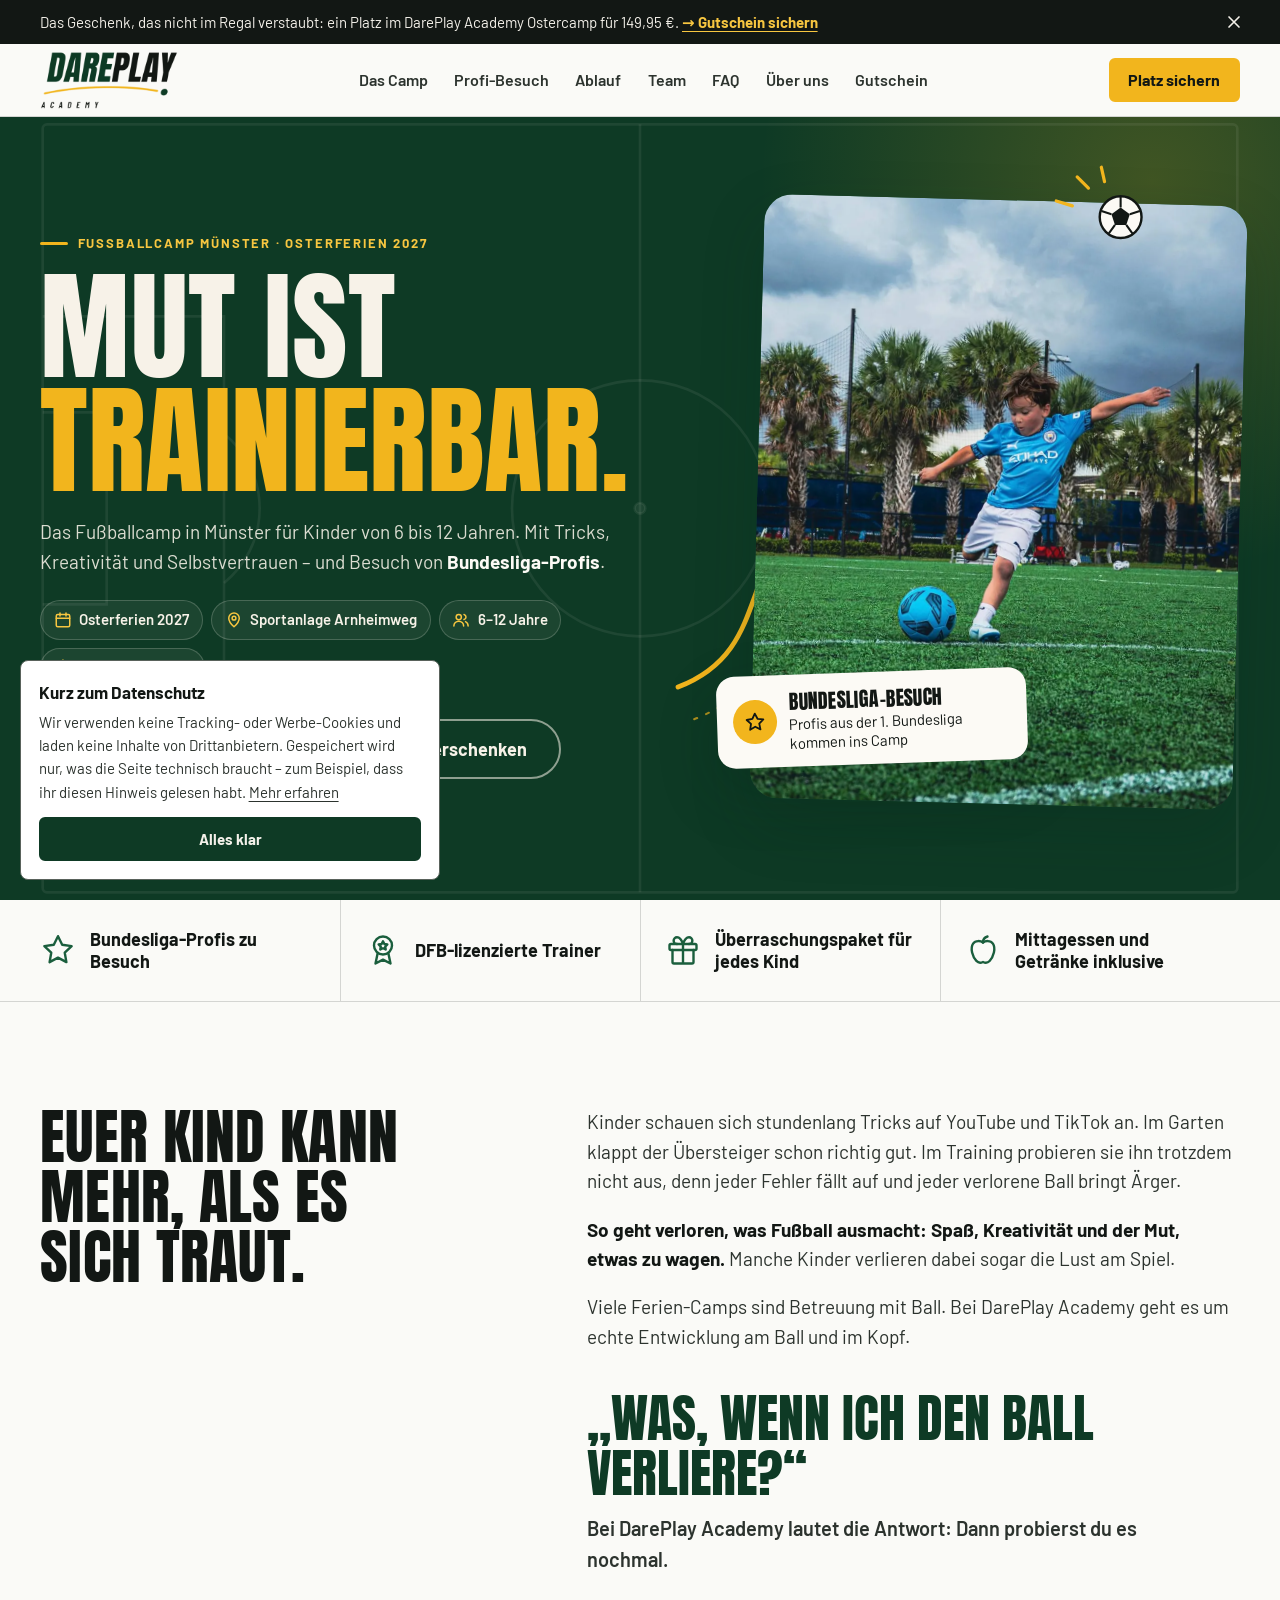
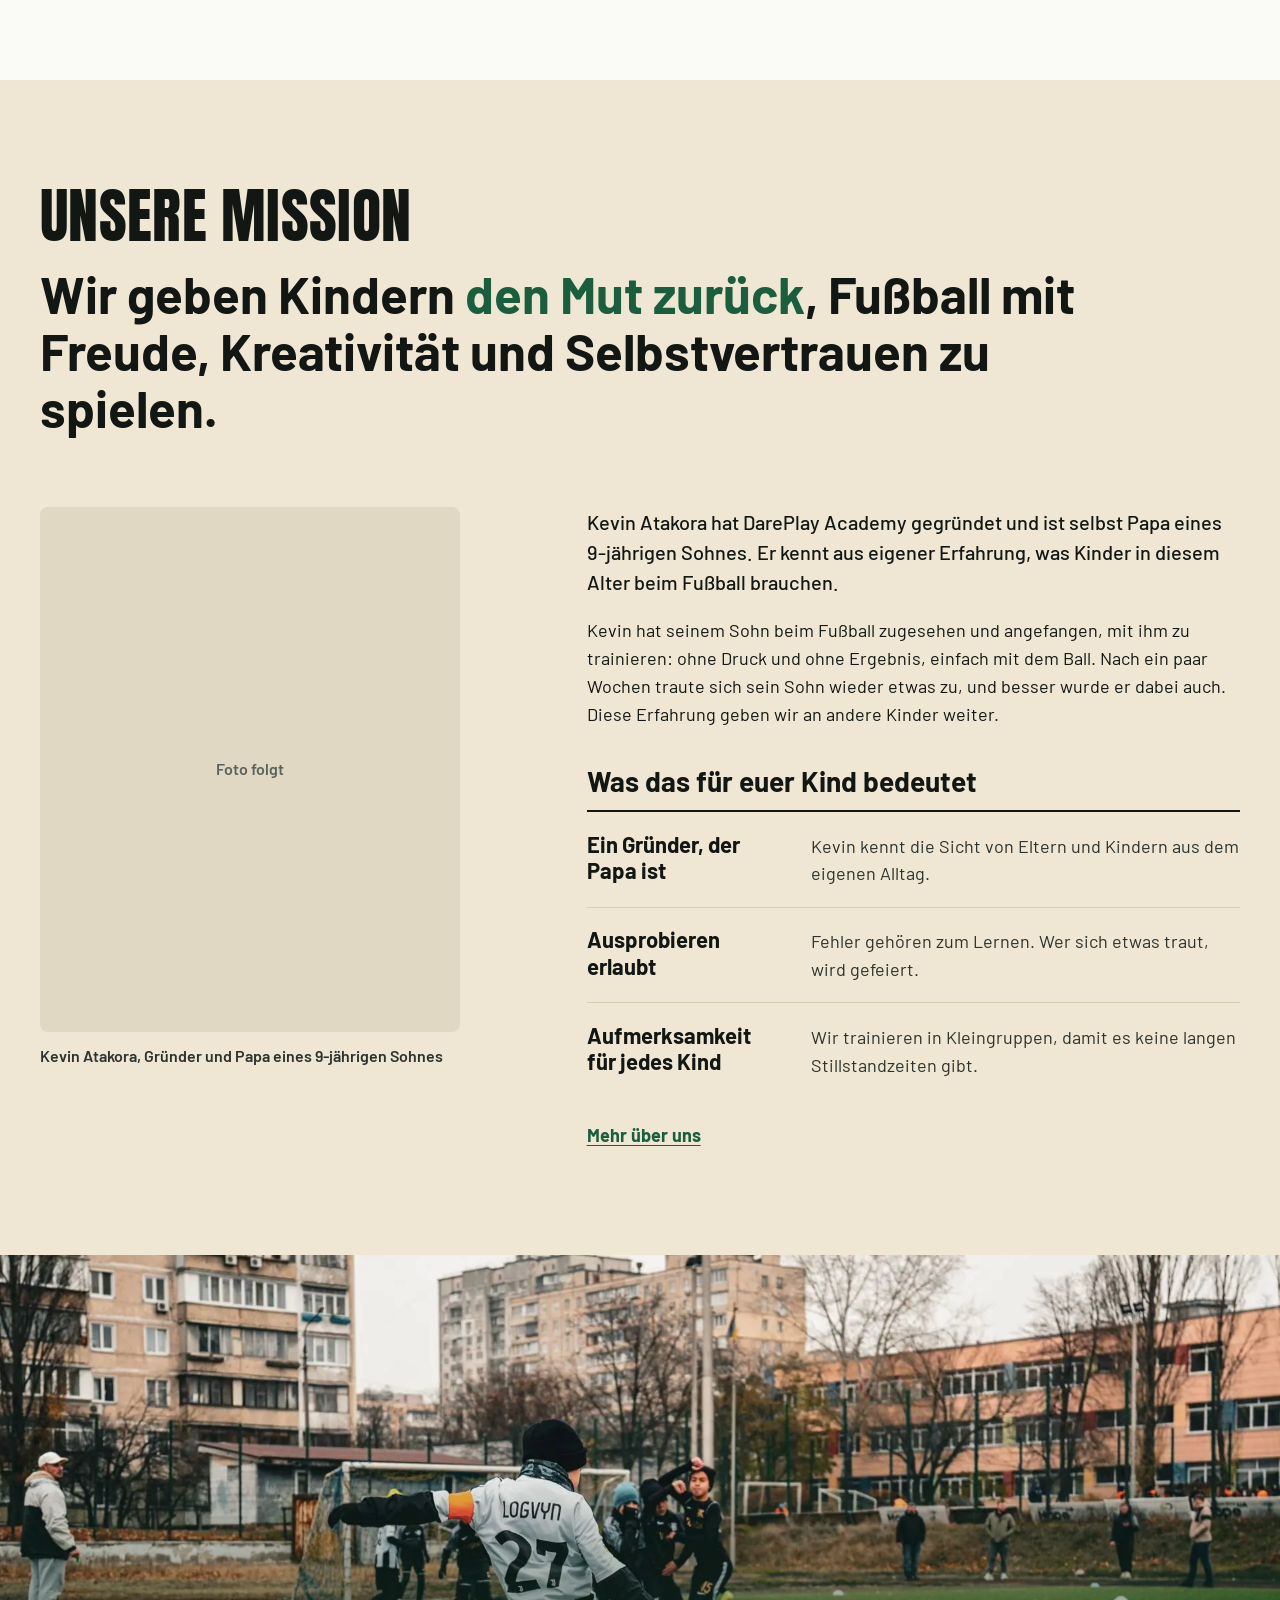
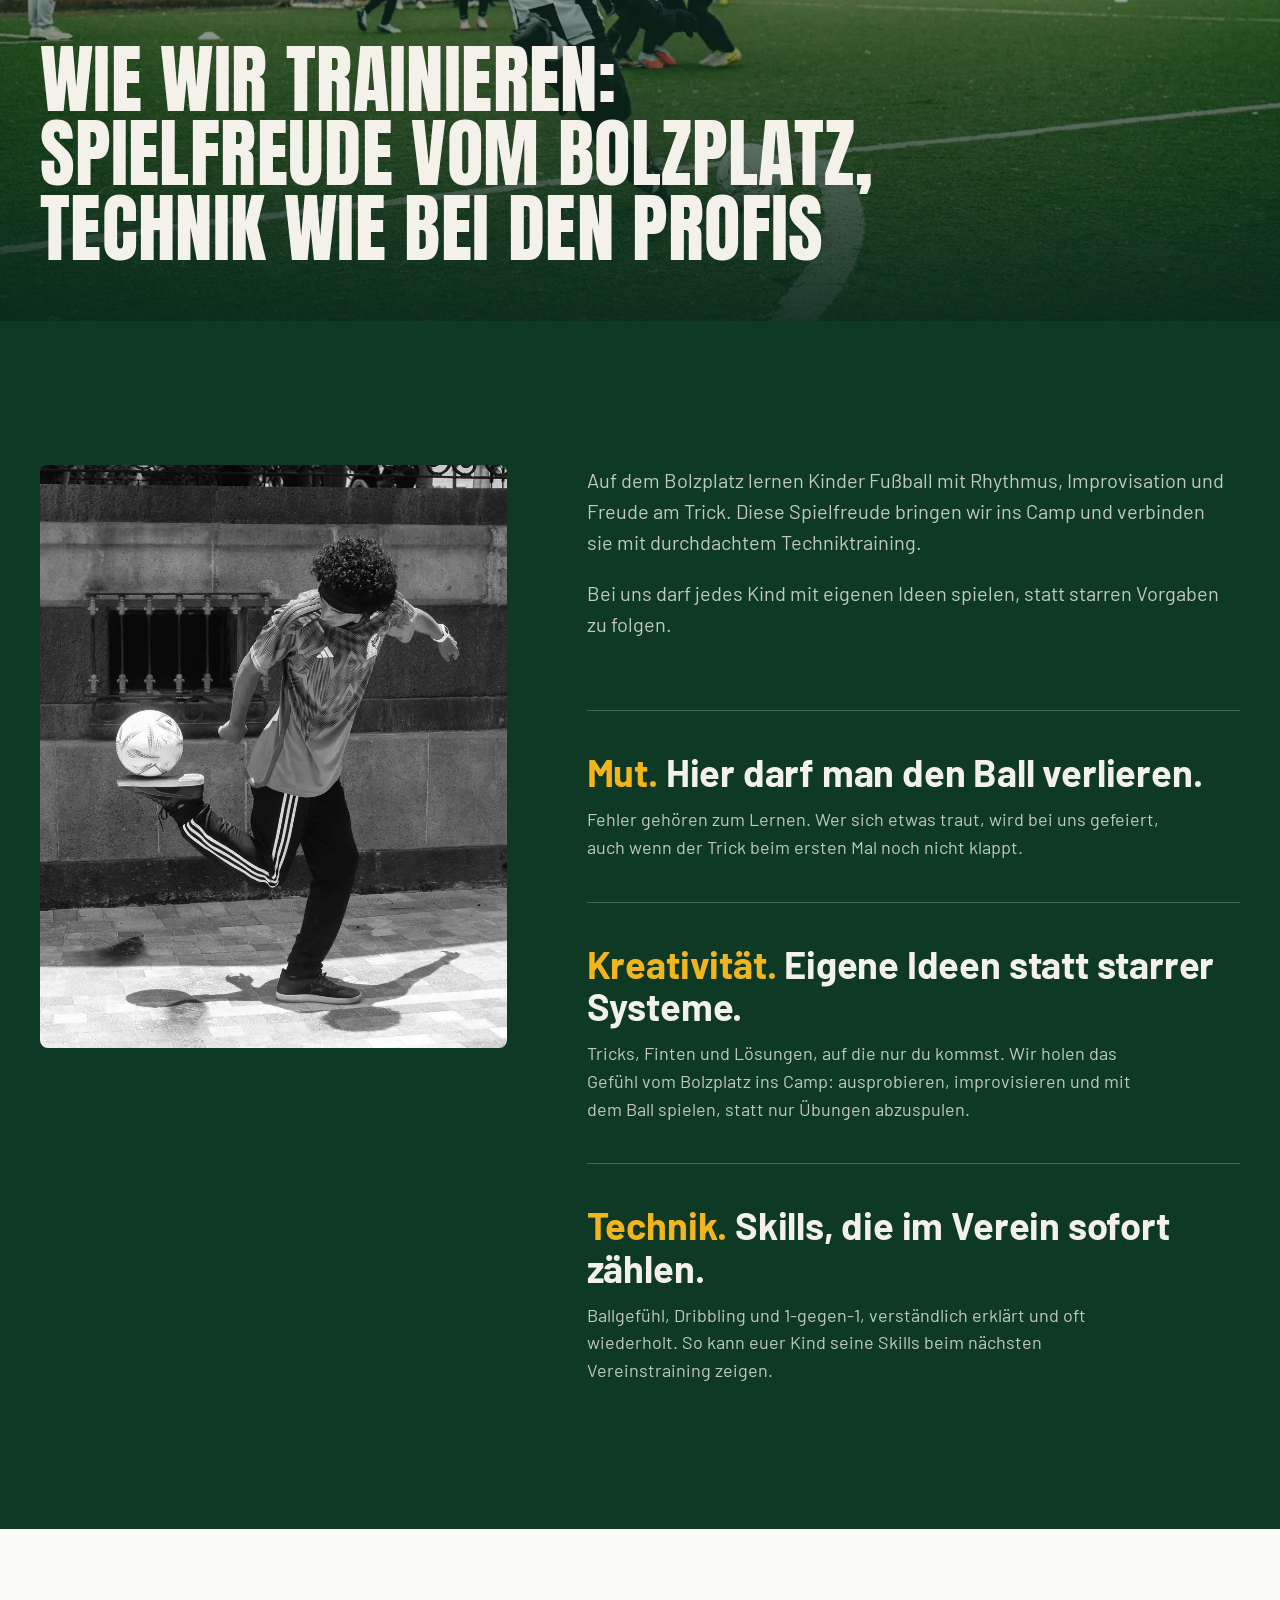
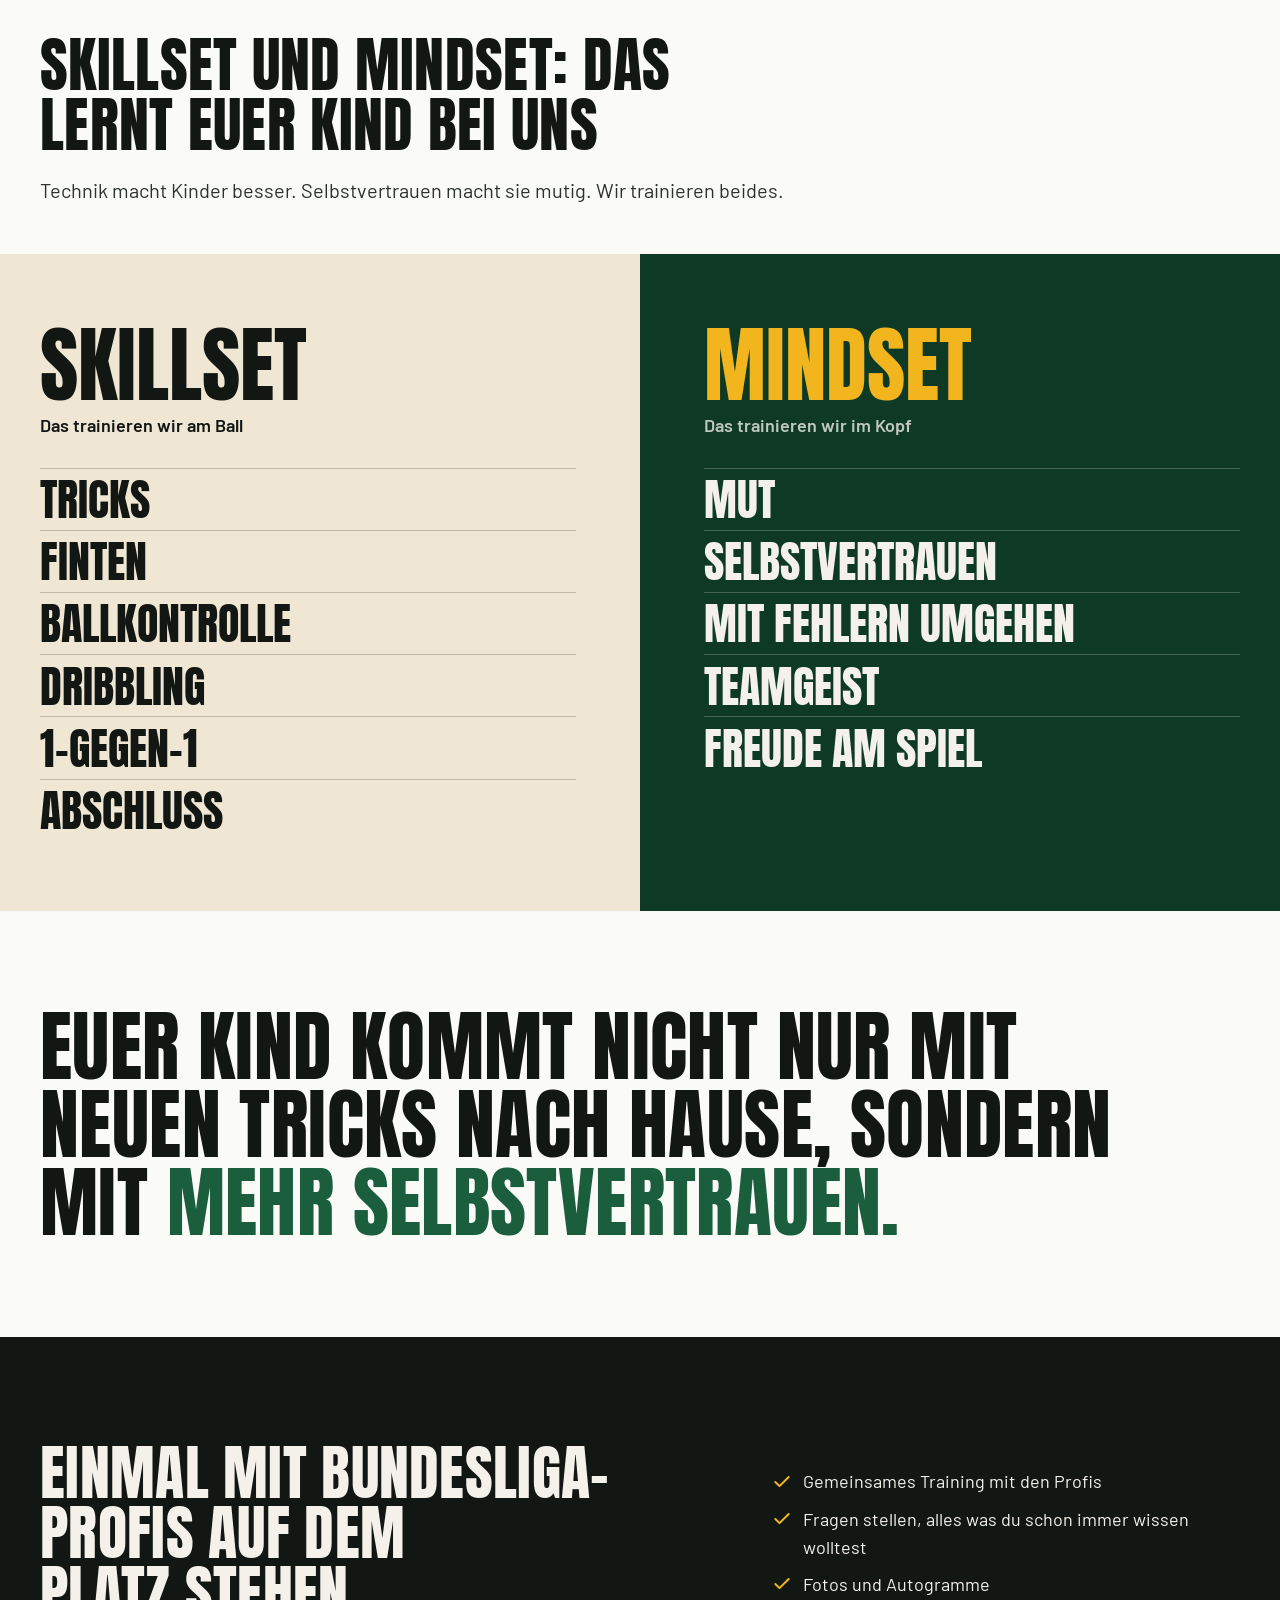
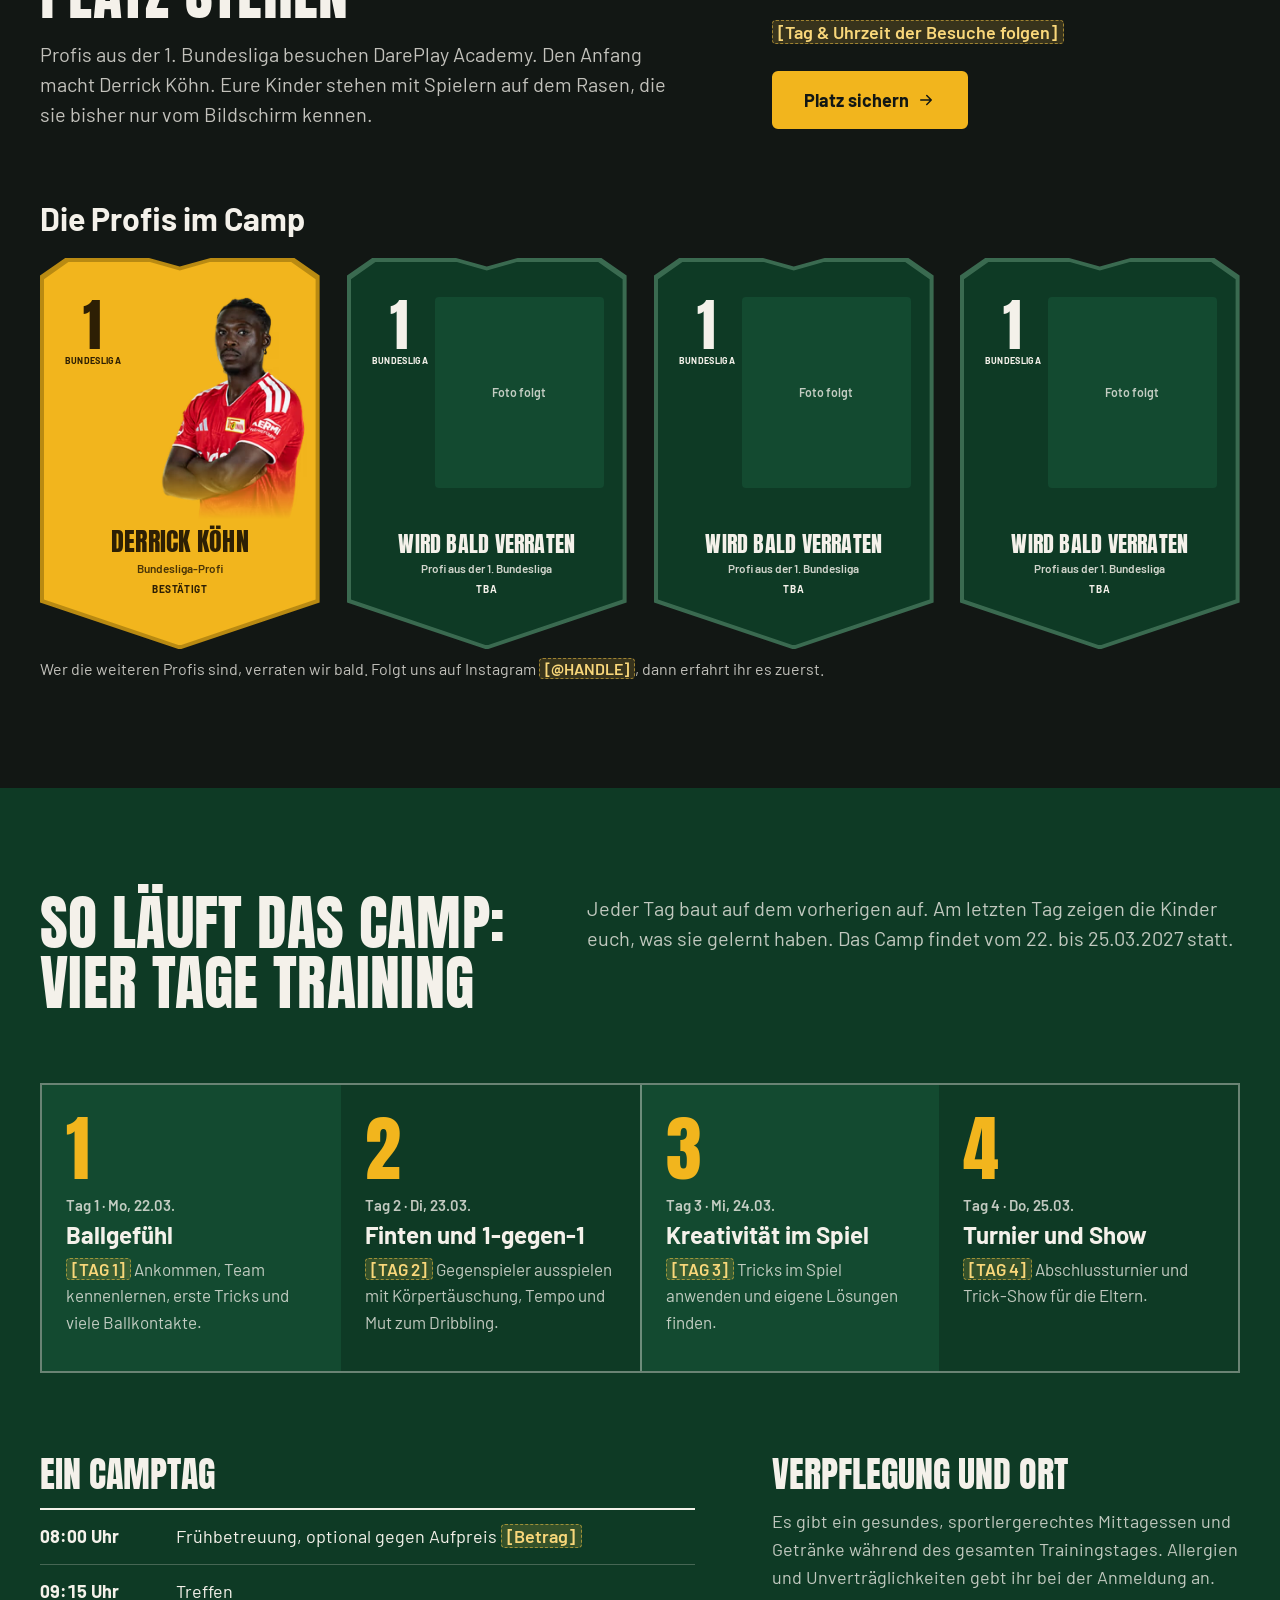
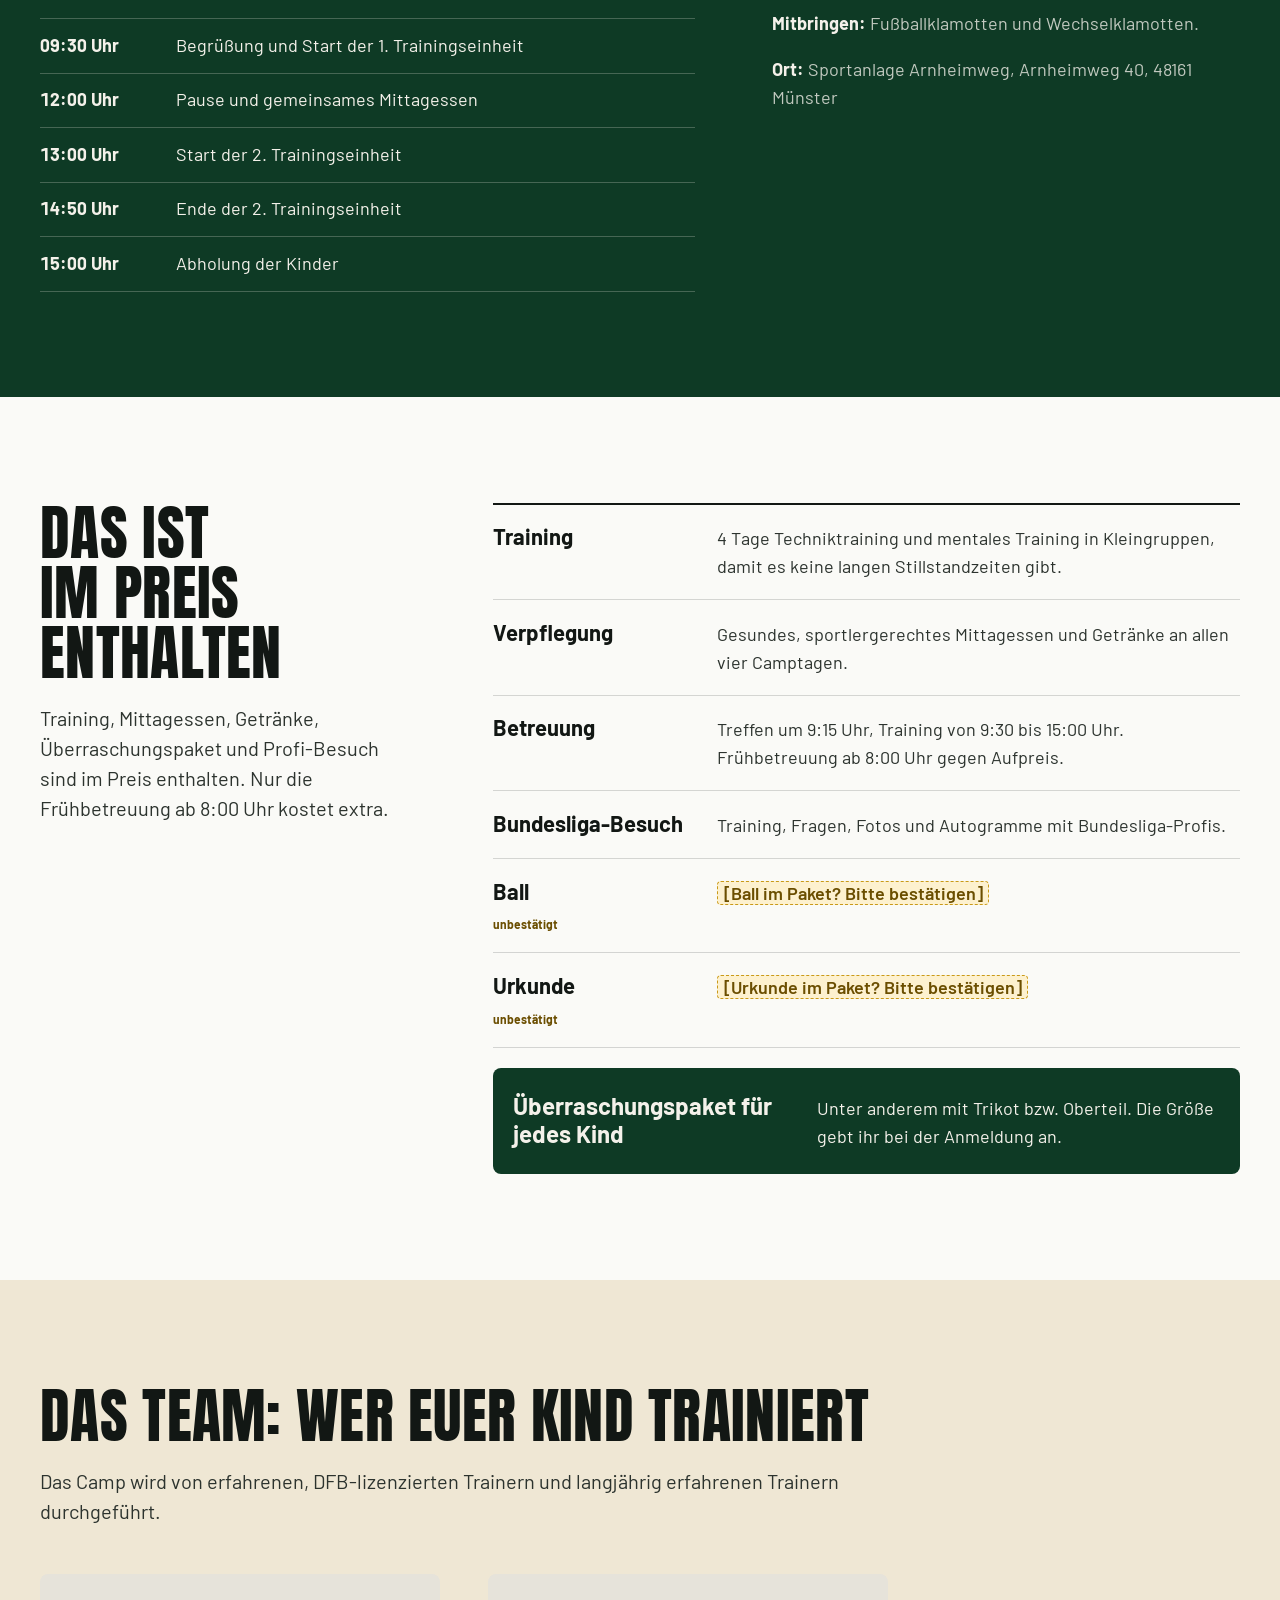
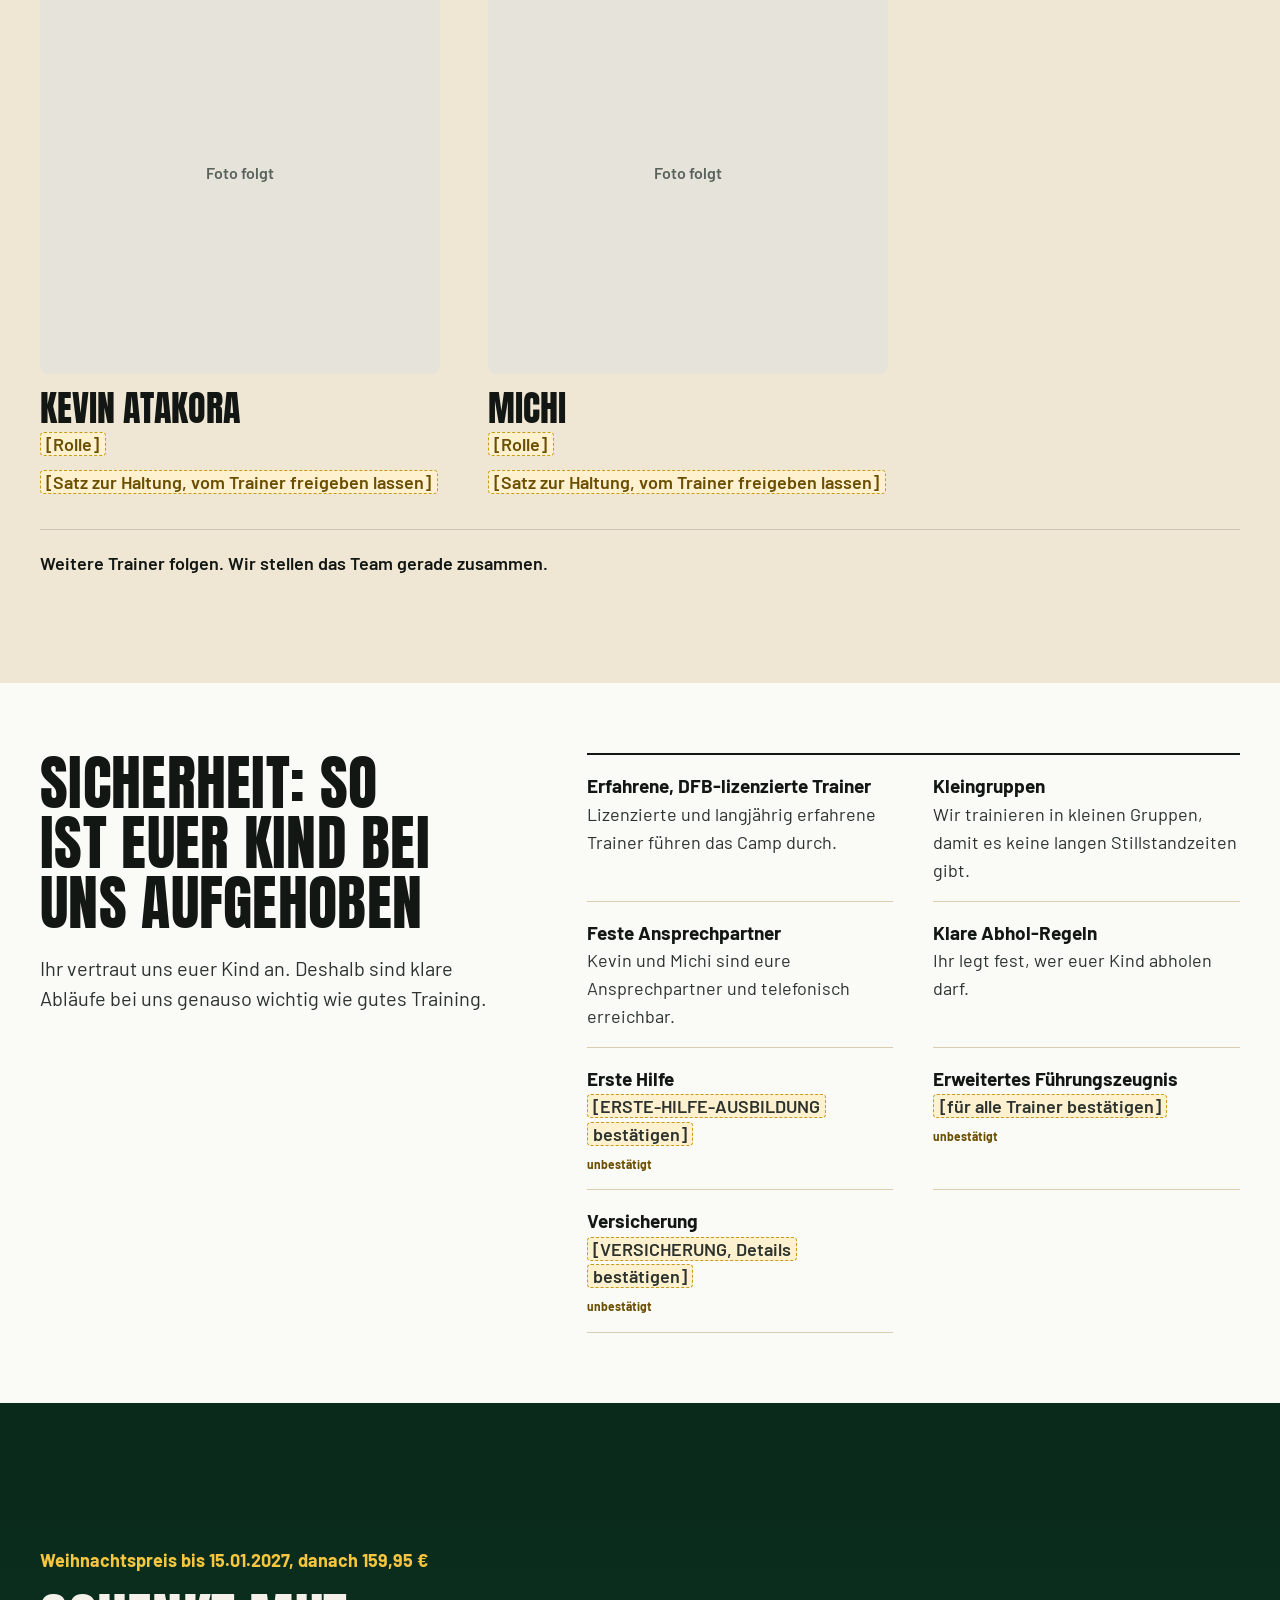
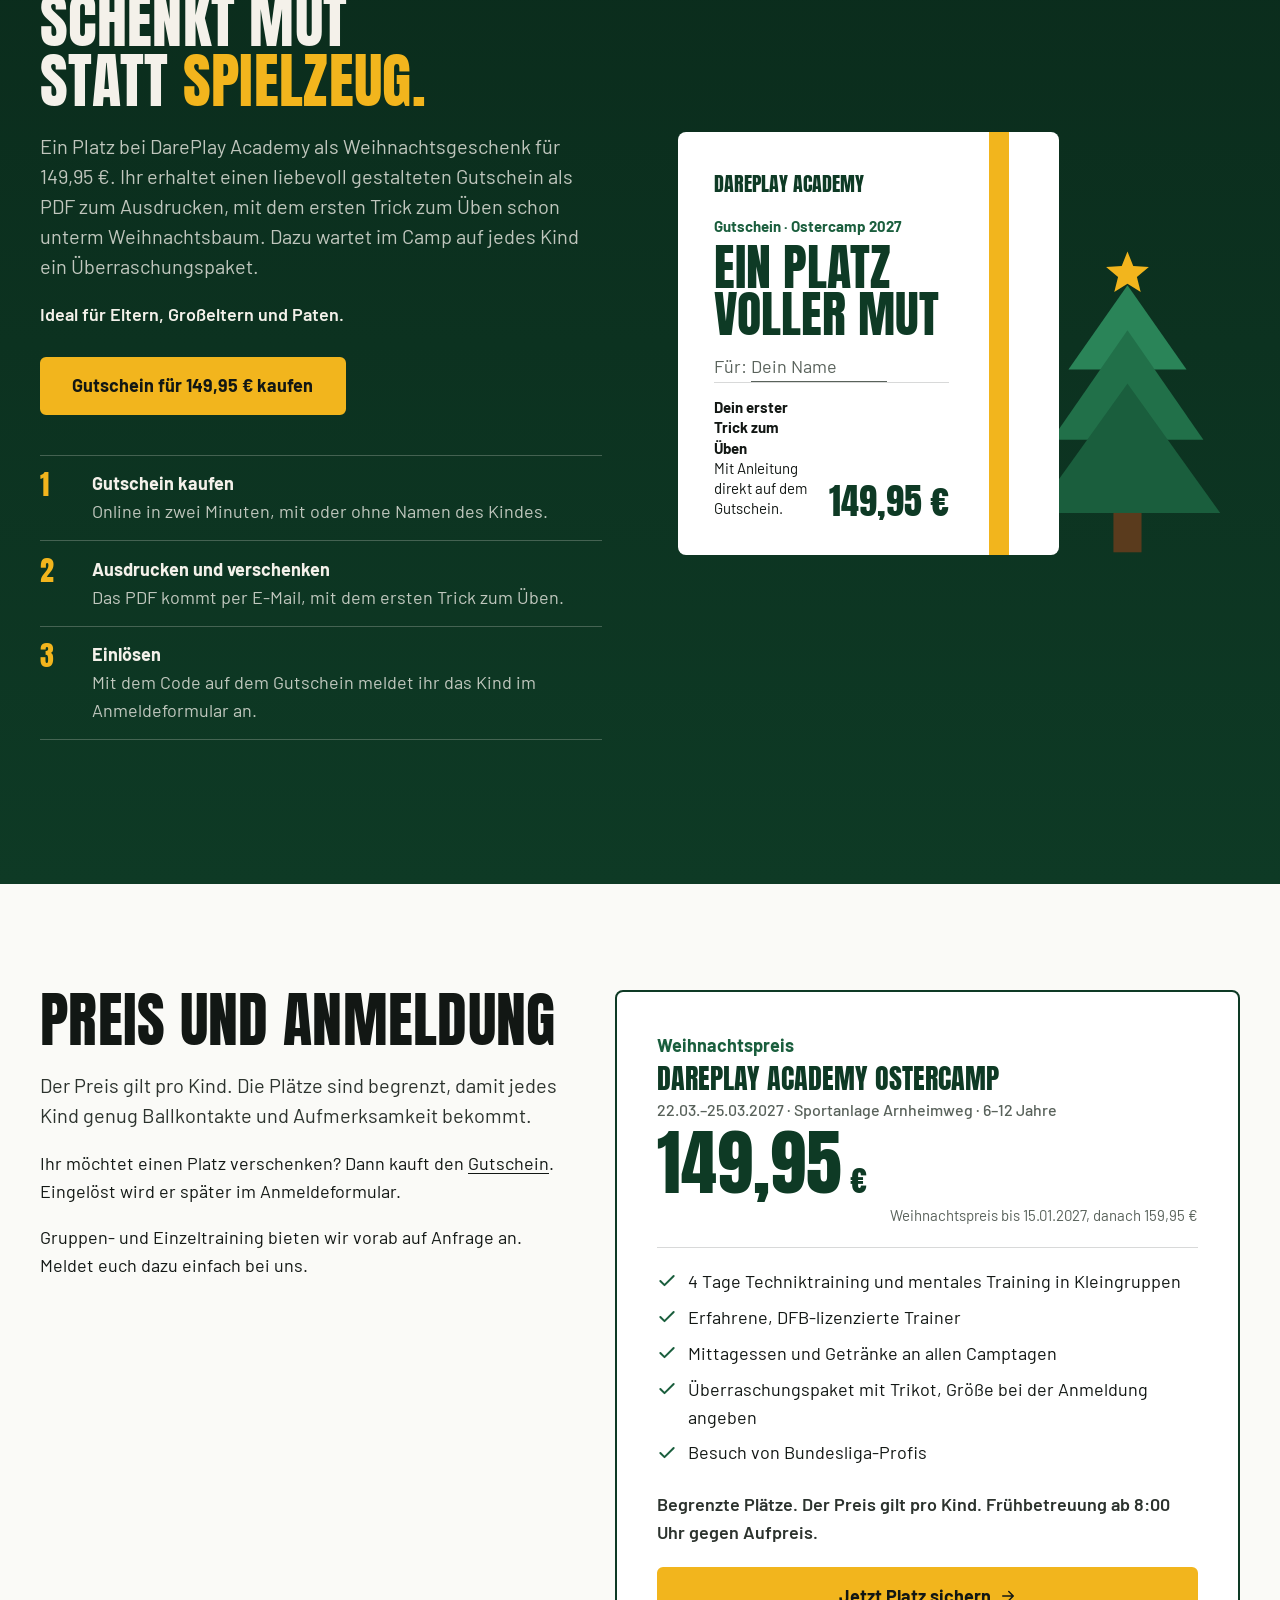
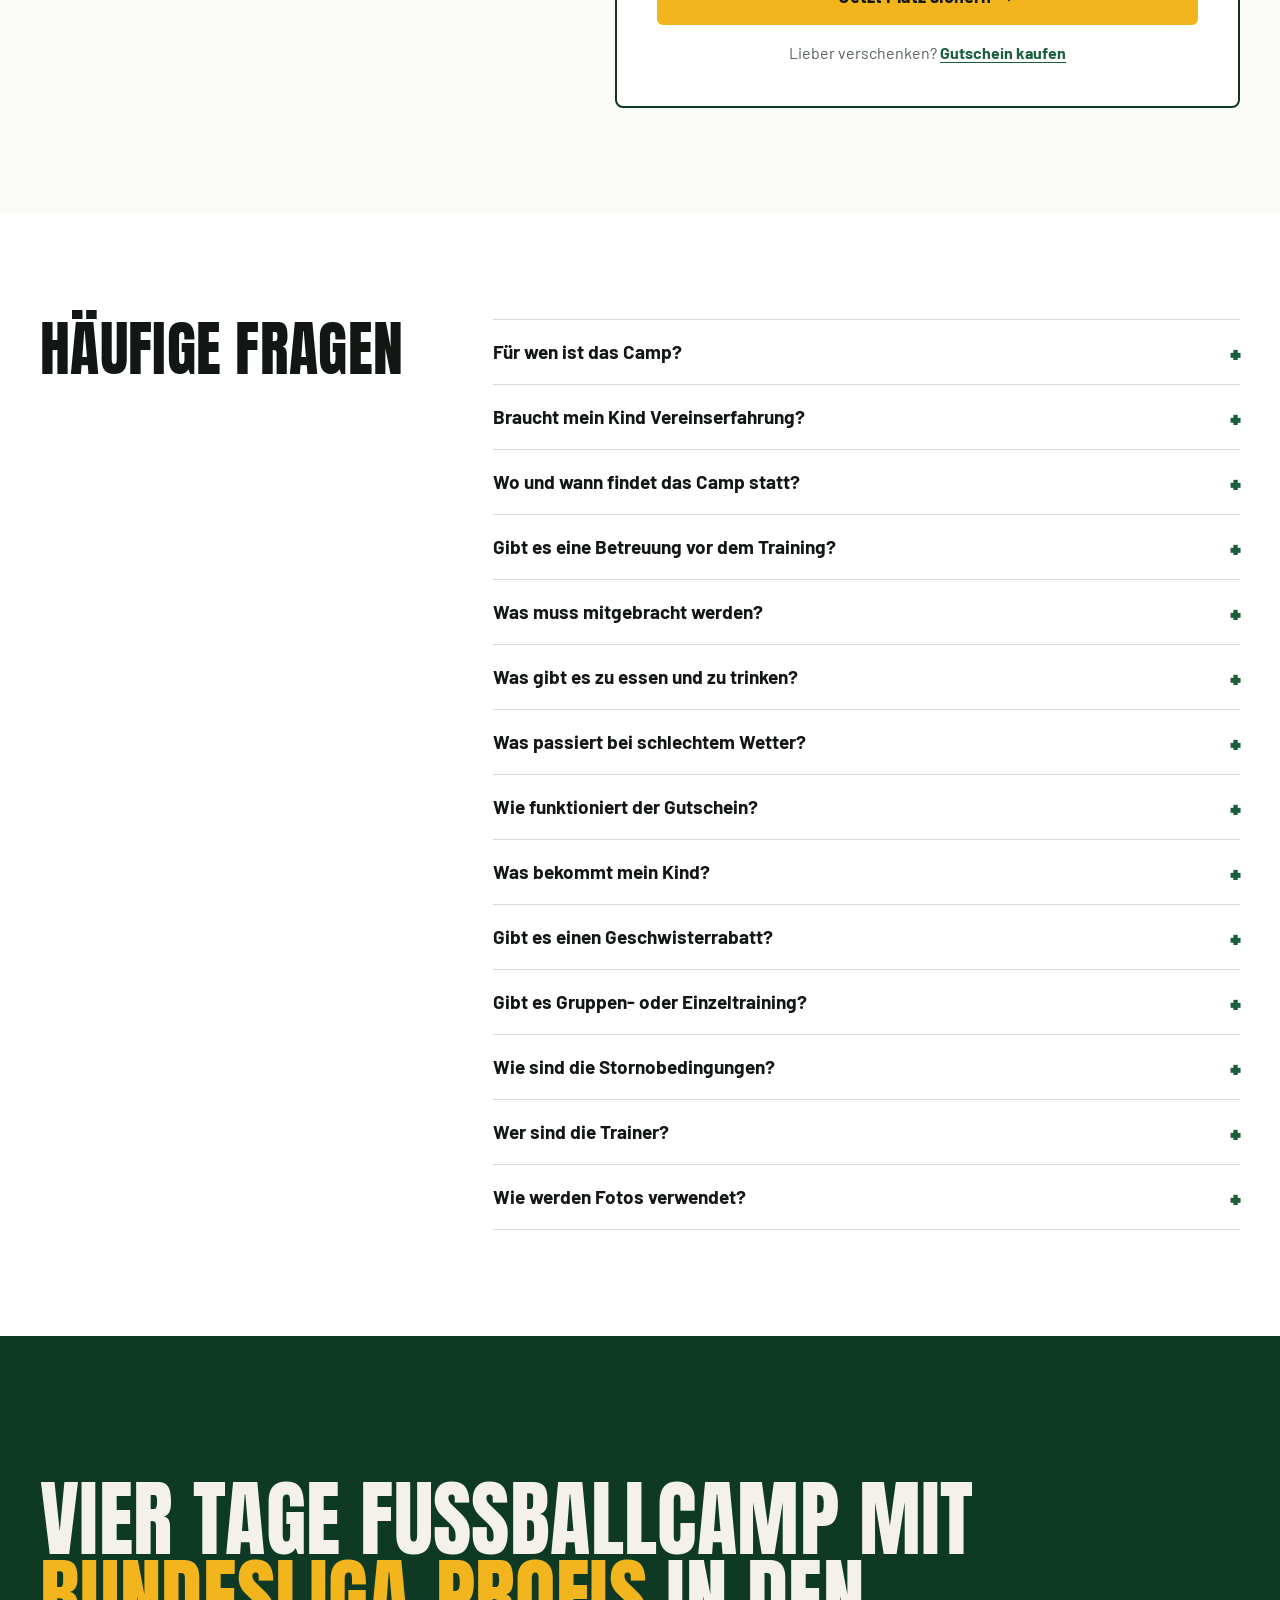
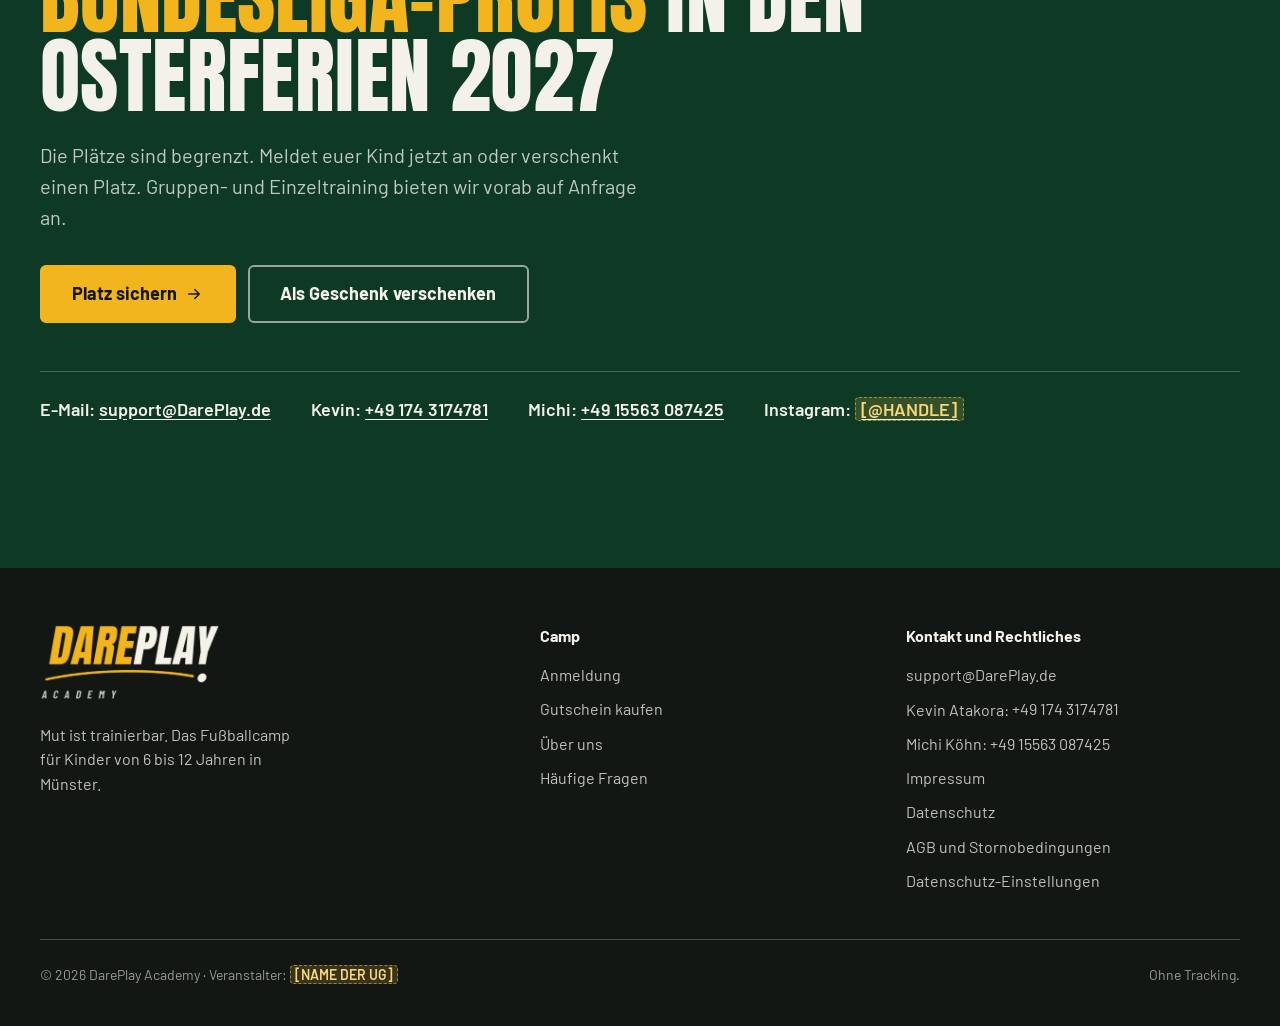
<file: index.html>
<!DOCTYPE html>
<html lang="de" class="is-draft">
<head>
  <meta charset="utf-8">
  <meta name="viewport" content="width=device-width, initial-scale=1, viewport-fit=cover">
  <title>Fußballcamp Münster Ostern 2027 für Kinder von 6–12 | DarePlay Academy</title>
  <meta name="description" content="DarePlay Academy: 4-tägiges Fußballcamp vom 22. bis 25.03.2027 auf der Sportanlage Arnheimweg in Münster für Kinder von 6–12. Kleingruppen, DFB-lizenzierte Trainer und Besuch von Bundesliga-Profis. Weihnachtspreis 149,95 €.">
  <meta name="robots" content="index, follow">
  <link rel="canonical" href="https://dareplay.de/">
  <meta name="theme-color" content="#0e3a25">
  <meta property="og:type" content="website">
  <meta property="og:locale" content="de_DE">
  <meta property="og:site_name" content="DarePlay Academy">
  <meta property="og:title" content="Fußballcamp Münster Ostern 2027 für Kinder von 6–12 | DarePlay Academy">
  <meta property="og:description" content="DarePlay Academy: 4-tägiges Fußballcamp vom 22. bis 25.03.2027 auf der Sportanlage Arnheimweg in Münster für Kinder von 6–12. Kleingruppen, DFB-lizenzierte Trainer und Besuch von Bundesliga-Profis. Weihnachtspreis 149,95 €.">
  <meta property="og:image" content="https://dareplay.de/assets/img/og-image.png">
  <link rel="icon" href="assets/img/favicon.png" type="image/png">
  <link rel="apple-touch-icon" href="assets/img/apple-touch-icon.png">
  <link rel="preload" href="assets/fonts/anton-latin-400.woff2" as="font" type="font/woff2" crossorigin>
  <link rel="preload" href="assets/fonts/barlow-latin-400.woff2" as="font" type="font/woff2" crossorigin>
  <link rel="preload" href="assets/fonts/barlow-latin-700.woff2" as="font" type="font/woff2" crossorigin>
  <link rel="stylesheet" href="assets/css/styles.css">
  <script src="assets/js/config.js"></script>
  <script src="assets/js/main.js" defer></script>
  <script type="application/ld+json">
  {
    "@context": "https://schema.org",
    "@type": "Event",
    "name": "DarePlay Academy Ostercamp 2027: Fußballcamp für Kinder von 6 bis 12 Jahren",
    "description": "4-tägiges Fußballcamp in Münster mit technischem Training (Tricks, Finten, 1-gegen-1, Ballgefühl) und mentalem Training (Mut, Selbstvertrauen, mit Fehlern umgehen). Mit Besuch von Bundesliga-Profis. Training in Kleingruppen.",
    "startDate": "2027-03-22",
    "endDate": "2027-03-25",
    "eventStatus": "https://schema.org/EventScheduled",
    "eventAttendanceMode": "https://schema.org/OfflineEventAttendanceMode",
    "inLanguage": "de",
    "location": {
      "@type": "Place",
      "name": "Sportanlage Arnheimweg",
      "address": { "@type": "PostalAddress", "streetAddress": "Arnheimweg 40", "postalCode": "48161", "addressLocality": "Münster", "addressRegion": "NRW", "addressCountry": "DE" }
    },
    "audience": { "@type": "PeopleAudience", "suggestedMinAge": 6, "suggestedMaxAge": 12 },
    "offers": {
      "@type": "Offer",
      "price": "149.95",
      "priceValidUntil": "2027-01-15",
      "priceCurrency": "EUR",
      "url": "https://dareplay.de/anmeldung.html",
      "availability": "https://schema.org/LimitedAvailability"
    },
    "organizer": { "@type": "Organization", "name": "DarePlay Academy", "url": "https://dareplay.de/" }
  }
  </script>
</head>
<body data-root="">
<a class="skip-link" href="#main">Zum Inhalt springen</a>
<svg xmlns="http://www.w3.org/2000/svg" style="display:none" aria-hidden="true">
  <symbol id="i-arrow" viewBox="0 0 24 24"><path d="M5 12h14M13 6l6 6-6 6"/></symbol>
  <symbol id="i-check" viewBox="0 0 24 24"><path d="M20 6 9 17l-5-5"/></symbol>
  <symbol id="i-x" viewBox="0 0 24 24"><path d="M6 6l12 12M18 6 6 18"/></symbol>
  <symbol id="i-menu" viewBox="0 0 24 24"><path d="M4 7h16M4 12h16M4 17h10"/></symbol>
  <symbol id="i-star" viewBox="0 0 24 24"><path d="m12 2.8 2.8 5.7 6.3.9-4.6 4.4 1.1 6.3L12 17.1l-5.6 3 1.1-6.3L2.9 9.4l6.3-.9z"/></symbol>
  <symbol id="i-gift" viewBox="0 0 24 24"><rect x="3" y="8" width="18" height="4" rx="1"/><path d="M5 12v8a1 1 0 0 0 1 1h12a1 1 0 0 0 1-1v-8M12 8v13M12 8S10.5 3.5 8 3.5A2.25 2.25 0 0 0 8 8M12 8s1.5-4.5 4-4.5A2.25 2.25 0 0 1 16 8"/></symbol>
  <symbol id="i-users" viewBox="0 0 24 24"><circle cx="9" cy="8" r="3.5"/><path d="M2.5 20a6.5 6.5 0 0 1 13 0M16 4.6a3.5 3.5 0 0 1 0 6.8M18 14.2a6.5 6.5 0 0 1 3.5 5.8"/></symbol>
  <symbol id="i-pin" viewBox="0 0 24 24"><path d="M12 21s-7-6.2-7-11.5a7 7 0 0 1 14 0C19 14.8 12 21 12 21z"/><circle cx="12" cy="9.5" r="2.5"/></symbol>
  <symbol id="i-calendar" viewBox="0 0 24 24"><rect x="3" y="4.5" width="18" height="16.5" rx="2"/><path d="M3 9.5h18M8 2.5v4M16 2.5v4"/></symbol>
  <symbol id="i-award" viewBox="0 0 24 24"><circle cx="12" cy="9" r="6"/><path d="m8.5 13.9-1.5 7.1 5-2.6 5 2.6-1.5-7.1"/><path d="m12 6.2.9 1.8 2 .3-1.4 1.4.3 2-1.8-.9-1.8.9.3-2-1.4-1.4 2-.3z"/></symbol>
  <symbol id="i-food" viewBox="0 0 24 24"><path d="M12 7c-1.5-1.2-5-1.6-6.6.8C3.3 11 5 16.6 7.6 19.3c1.4 1.5 2.9 1.4 4.4.7 1.5.7 3 .8 4.4-.7 2.6-2.7 4.3-8.3 2.2-11.5C17 5.4 13.5 5.8 12 7z"/><path d="M12 7c0-2 1-3.5 3-4"/></symbol>
</svg>

<div class="xmas-banner" id="xmas-banner" hidden data-xmas>
  <div class="container xmas-banner__inner">
    <p>Das Geschenk, das nicht im Regal verstaubt: ein Platz im DarePlay Academy Ostercamp für 149,95&nbsp;€. <a href="gutschein.html">→&nbsp;Gutschein sichern</a></p>
    <button class="xmas-banner__close" type="button" aria-label="Hinweis schließen"><svg class="icon" aria-hidden="true"><use href="#i-x"/></svg></button>
  </div>
</div>

<header class="site-header">
  <div class="container site-header__inner">
    <a class="logo" href="index.html" aria-label="DarePlay Academy, zur Startseite">
      <img src="assets/img/logo-light.webp" alt="DarePlay Academy" width="760" height="320">
    </a>
    <nav class="nav" aria-label="Hauptnavigation">
      <ul class="nav__list">
          <li><a class="nav__link" href="#philosophie">Das Camp</a></li>
          <li><a class="nav__link" href="#profi">Profi-Besuch</a></li>
          <li><a class="nav__link" href="#ablauf">Ablauf</a></li>
          <li><a class="nav__link" href="#team">Team</a></li>
          <li><a class="nav__link" href="#faq">FAQ</a></li>
          <li><a class="nav__link" href="ueber-uns.html">Über uns</a></li>
          <li data-xmas><a class="nav__link" href="gutschein.html">Gutschein</a></li>
      </ul>
    </nav>
    <a class="btn btn--primary btn--sm header-cta" href="anmeldung.html" data-waitlist-label="Warteliste"><span data-label>Platz sichern</span></a>
    <button class="menu-toggle" type="button" aria-expanded="false" aria-controls="mobile-menu" aria-label="Menü öffnen">
      <svg class="icon icon-menu" aria-hidden="true"><use href="#i-menu"/></svg>
      <svg class="icon icon-close" aria-hidden="true"><use href="#i-x"/></svg>
    </button>
  </div>
</header>
<div class="mobile-menu" id="mobile-menu">
  <nav aria-label="Mobile Navigation">
    <ul>
        <li><a href="#philosophie">Das Camp</a></li>
        <li><a href="#profi">Profi-Besuch</a></li>
        <li><a href="#ablauf">Ablauf</a></li>
        <li><a href="#team">Team</a></li>
        <li><a href="#faq">FAQ</a></li>
        <li><a href="ueber-uns.html">Über uns</a></li>
        <li><a href="gutschein.html">Gutschein</a></li>
    </ul>
  </nav>
  <div class="btn-row">
    <a class="btn btn--primary btn--lg" href="anmeldung.html" data-waitlist-label="Auf die Warteliste"><span data-label>Platz sichern</span></a>
    <a class="btn btn--secondary btn--lg" href="gutschein.html">Als Geschenk verschenken</a>
  </div>
</div>

<main id="main">

  <!-- 1 · HERO (Stand vor der Überarbeitung, auf Wunsch unverändert) -->
  <section class="hero on-dark" aria-labelledby="hero-title">
    <svg class="hero__pitch" viewBox="0 0 1200 800" preserveAspectRatio="xMidYMid slice" aria-hidden="true" focusable="false">
      <g fill="none" stroke="currentColor" stroke-width="2.5">
        <rect x="40" y="40" width="1120" height="720" rx="4"/>
        <path d="M600 40v720"/>
        <circle cx="600" cy="400" r="120"/>
        <circle cx="600" cy="400" r="5" fill="currentColor"/>
        <path d="M40 220h170v360H40M1160 220H990v360h170M40 310h60v180H40M1160 310h-60v180h60"/>
        <path d="M210 330a90 90 0 0 1 0 140M990 330a90 90 0 0 0 0 140"/>
      </g>
    </svg>
    <div class="container hero__grid">
      <div class="hero__copy">
        <p class="eyebrow reveal">Fußballcamp Münster · Osterferien 2027</p>
        <h1 id="hero-title" class="display h1 hero__title reveal" data-delay="1">
          <span class="line">Mut ist</span>
          <span class="line accent">trainierbar.</span>
        </h1>
        <p class="hero__sub reveal" data-delay="2">Das Fußballcamp in Münster für Kinder von 6 bis 12 Jahren. Mit Tricks, Kreativität und Selbstvertrauen – und Besuch von <strong>Bundesliga-Profis</strong>.</p>
        <ul class="hero__facts reveal" data-delay="2" aria-label="Das Wichtigste auf einen Blick">
          <li><svg class="icon" aria-hidden="true"><use href="#i-calendar"/></svg>Osterferien 2027</li>
          <li><svg class="icon" aria-hidden="true"><use href="#i-pin"/></svg>Sportanlage Arnheimweg</li>
          <li><svg class="icon" aria-hidden="true"><use href="#i-users"/></svg>6–12 Jahre</li>
          <li><svg class="icon" aria-hidden="true"><use href="#i-star"/></svg>begrenzte Plätze</li>
        </ul>
        <div class="btn-row btn-row--stack-mobile reveal" data-delay="3" data-hide-sticky>
          <a class="btn btn--primary btn--lg" href="anmeldung.html" data-waitlist-label="Auf die Warteliste"><span data-label>Platz sichern</span><svg class="icon" aria-hidden="true"><use href="#i-arrow"/></svg></a>
          <a class="btn btn--secondary btn--lg" href="gutschein.html"><svg class="icon" aria-hidden="true"><use href="#i-gift"/></svg>Als Geschenk verschenken</a>
        </div>
      </div>

      <div class="hero__visual reveal" data-delay="2">
        <img class="hero__photo" src="assets/img/hero-kind-schuss.webp" width="960" height="1400" fetchpriority="high"
             alt="Ein Junge holt weit aus und schießt den Ball auf einem Kunstrasenplatz, hinter ihm Palmen und dunkle Wolken">
        <svg class="hero__trail" viewBox="0 0 600 700" aria-hidden="true" focusable="false">
          <path class="trail-draw" d="M10 650 C 140 600, 70 470, 210 420 S 440 380, 470 250 S 520 110, 548 82" fill="none" stroke="currentColor" stroke-width="6" stroke-linecap="round"/>
          <path d="M30 690 C 160 640, 110 520, 240 470" fill="none" stroke="currentColor" stroke-width="2.5" stroke-linecap="round" stroke-dasharray="4 12" opacity=".7"/>
        </svg>
        <svg class="hero__trail hero__trail--top" viewBox="0 0 600 700" aria-hidden="true" focusable="false">
          <g transform="translate(560 66)">
            <circle r="26" fill="#fcfaf5" stroke="#121714" stroke-width="3"/>
            <path d="m0-12 11.4 8.3-4.4 13.4H-7L-11.4-3.7z" fill="#121714"/>
            <path d="M0-12v-13M11.4-3.7 23.8-7.7M7 9.7l7.6 10.5M-7 9.7l-7.6 10.5M-11.4-3.7-23.8-7.7" stroke="#121714" stroke-width="2.6"/>
          </g>
          <path d="M520 30l-14-14M540 22l-4-18M500 52l-20-6" stroke="currentColor" stroke-width="4" stroke-linecap="round"/>
        </svg>
        <div class="hero__badge">
          <span class="hero__badge-icon"><svg class="icon" aria-hidden="true"><use href="#i-star"/></svg></span>
          <span><strong>Bundesliga-Besuch</strong>Profis aus der 1. Bundesliga kommen ins Camp</span>
        </div>
      </div>
    </div>
  </section>

  <!-- 2 · VERTRAUENSLEISTE -->
  <section class="trust" aria-label="Darauf könnt ihr euch verlassen">
    <ul class="container trust__list">
      <li class="trust__item"><svg class="icon trust__icon" aria-hidden="true"><use href="#i-star"/></svg><span>Bundesliga-Profis zu Besuch</span></li>
      <li class="trust__item"><svg class="icon trust__icon" aria-hidden="true"><use href="#i-award"/></svg><span>DFB-lizenzierte Trainer</span></li>
      <li class="trust__item"><svg class="icon trust__icon" aria-hidden="true"><use href="#i-gift"/></svg><span>Überraschungspaket für jedes Kind</span></li>
      <li class="trust__item"><svg class="icon trust__icon" aria-hidden="true"><use href="#i-food"/></svg><span>Mittagessen und Getränke inklusive</span></li>
    </ul>
  </section>

  <!-- 3 · PROBLEM: ruhiger Textabschnitt, linksbündig, ohne Foto und ohne Karten -->
  <section class="section" aria-labelledby="problem-title">
    <div class="container split split--5-7">
      <h2 id="problem-title" class="display h2">Euer Kind kann mehr, als es sich traut.</h2>
      <div class="problem__text">
        <p>Kinder schauen sich stundenlang Tricks auf YouTube und TikTok an. Im Garten klappt der Übersteiger schon richtig gut. Im Training probieren sie ihn trotzdem nicht aus, denn jeder Fehler fällt auf und jeder verlorene Ball bringt Ärger.</p>
        <p><strong>So geht verloren, was Fußball ausmacht: Spaß, Kreativität und der Mut, etwas zu wagen.</strong> Manche Kinder verlieren dabei sogar die Lust am Spiel.</p>
        <p>Viele Ferien-Camps sind Betreuung mit Ball. Bei DarePlay Academy geht es um echte Entwicklung am Ball und im Kopf.</p>
        <p class="pullquote">„Was, wenn ich den Ball verliere?“</p>
        <p>Bei DarePlay Academy lautet die Antwort: Dann probierst du es nochmal.</p>
      </div>
    </div>
  </section>

  <!-- MISSION: das Warum hinter dem Camp. Die Geschichte stammt aus Kevins Text für die Seite Über uns. -->
  <section class="section section--sand" id="mission" aria-labelledby="mission-title">
    <div class="container">
      <h2 id="mission-title" class="display h2">Unsere Mission</h2>
      <p class="mission">Wir geben Kindern <span class="mission__hl">den Mut zurück</span>, Fußball mit Freude, Kreativität und Selbstvertrauen zu spielen.</p>

      <div class="split split--5-7 mission__body">
        <figure class="mission__figure">
          <!-- FOTO: <img src="assets/img/kevin-atakora.webp" alt="Kevin Atakora" width="800" height="1000" loading="lazy"> -->
          <div class="photo-ph" role="img" aria-label="Foto von Kevin Atakora folgt">Foto folgt</div>
          <figcaption>Kevin Atakora, Gründer und Papa eines 9-jährigen Sohnes</figcaption>
        </figure>
        <div class="mission__text">
          <p class="lead">Kevin Atakora hat DarePlay Academy gegründet und ist selbst Papa eines 9-jährigen Sohnes. Er kennt aus eigener Erfahrung, was Kinder in diesem Alter beim Fußball brauchen.</p>
          <p>Kevin hat seinem Sohn beim Fußball zugesehen und angefangen, mit ihm zu trainieren: ohne Druck und ohne Ergebnis, einfach mit dem Ball. Nach ein paar Wochen traute sich sein Sohn wieder etwas zu, und besser wurde er dabei auch. Diese Erfahrung geben wir an andere Kinder weiter.</p>
          <h3 class="mission__sub">Was das für euer Kind bedeutet</h3>
          <ul class="rows">
            <li class="row"><h3>Ein Gründer, der Papa ist</h3><p>Kevin kennt die Sicht von Eltern und Kindern aus dem eigenen Alltag.</p></li>
            <li class="row"><h3>Ausprobieren erlaubt</h3><p>Fehler gehören zum Lernen. Wer sich etwas traut, wird gefeiert.</p></li>
            <li class="row"><h3>Aufmerksamkeit für jedes Kind</h3><p>Wir trainieren in Kleingruppen, damit es keine langen Stillstandzeiten gibt.</p></li>
          </ul>
        <p class="mission__more"><a href="ueber-uns.html">Mehr über uns</a></p>
        </div>
      </div>
    </div>
  </section>

  <!-- 4 · PHILOSOPHIE: Foto über die volle Breite, danach drei Statements neben einem Hochformat-Foto -->
  <section class="band reveal" id="philosophie" aria-labelledby="philo-title">
    <img class="band__img" src="assets/img/kind-spielszene.webp" width="1920" height="1280" loading="lazy"
         alt="Ein Kind mit Kapitänsbinde holt zum Schuss aus, im Hintergrund kämpfen mehrere Spieler um den Ball">
    <div class="band__text on-dark">
      <div class="container">
        <h2 id="philo-title" class="display h2">Wie wir trainieren: Spielfreude vom Bolzplatz, Technik wie bei den Profis</h2>
      </div>
    </div>
  </section>

  <section class="section section--green section--loose" aria-label="Unsere drei Schwerpunkte">
    <div class="container split split--5-7">
      <img class="pillars__photo reveal" src="assets/img/freestyle-trick.webp" width="900" height="1349" loading="lazy"
           alt="Schwarz-weiß-Foto: Ein junger Freestyler balanciert den Ball auf dem Fuß, sein Schatten fällt lang auf das Pflaster">
      <div>
        <div class="pillars__intro">
          <p>Auf dem Bolzplatz lernen Kinder Fußball mit Rhythmus, Improvisation und Freude am Trick. Diese Spielfreude bringen wir ins Camp und verbinden sie mit durchdachtem Techniktraining.</p>
          <p>Bei uns darf jedes Kind mit eigenen Ideen spielen, statt starren Vorgaben zu folgen.</p>
        </div>
        <article class="statement">
          <h3 class="h3--statement"><span class="statement__name">Mut.</span> Hier darf man den Ball verlieren.</h3>
          <p>Fehler gehören zum Lernen. Wer sich etwas traut, wird bei uns gefeiert, auch wenn der Trick beim ersten Mal noch nicht klappt.</p>
        </article>
        <article class="statement">
          <h3 class="h3--statement"><span class="statement__name">Kreativität.</span> Eigene Ideen statt starrer Systeme.</h3>
          <p>Tricks, Finten und Lösungen, auf die nur du kommst. Wir holen das Gefühl vom Bolzplatz ins Camp: ausprobieren, improvisieren und mit dem Ball spielen, statt nur Übungen abzuspulen.</p>
        </article>
        <article class="statement">
          <h3 class="h3--statement"><span class="statement__name">Technik.</span> Skills, die im Verein sofort zählen.</h3>
          <p>Ballgefühl, Dribbling und 1-gegen-1, verständlich erklärt und oft wiederholt. So kann euer Kind seine Skills beim nächsten Vereinstraining zeigen.</p>
        </article>
      </div>
    </div>
  </section>

  <!-- 5 · SKILLSET UND MINDSET: zwei Farbflächen mit großen Wörtern, darunter ein großes Statement -->
  <section aria-labelledby="mindset-title">
    <div class="container mindset__head">
      <h2 id="mindset-title" class="display h2">Skillset und Mindset: Das lernt euer Kind bei uns</h2>
      <p class="lead">Technik macht Kinder besser. Selbstvertrauen macht sie mutig. Wir trainieren beides.</p>
    </div>
    <div class="mindset">
      <div class="mindset__half mindset__half--skill">
        <h3 class="mindset__title">Skillset</h3>
        <p class="mindset__sub">Das trainieren wir am Ball</p>
        <ul class="mindset__list">
          <li>Tricks</li><li>Finten</li><li>Ballkontrolle</li><li>Dribbling</li><li>1-gegen-1</li><li>Abschluss</li>
        </ul>
      </div>
      <div class="mindset__half mindset__half--mind">
        <h3 class="mindset__title">Mindset</h3>
        <p class="mindset__sub">Das trainieren wir im Kopf</p>
        <ul class="mindset__list">
          <li>Mut</li><li>Selbstvertrauen</li><li>Mit Fehlern umgehen</li><li>Teamgeist</li><li>Freude am Spiel</li>
        </ul>
      </div>
    </div>
    <div class="container">
      <p class="display closing-big">Euer Kind kommt nicht nur mit neuen Tricks nach Hause, sondern mit <span>mehr Selbstvertrauen.</span></p>
    </div>
  </section>

  <!-- 6 · BUNDESLIGA-BESUCH -->
  <section class="section section--ink" id="profi" aria-labelledby="profi-title">
    <div class="container">
      <div class="pro__head">
        <div>
          <h2 id="profi-title" class="display h2">Einmal mit Bundesliga-Profis auf dem Platz stehen</h2>
          <p class="lead">Profis aus der 1. Bundesliga besuchen DarePlay Academy. Den Anfang macht Derrick Köhn. Eure Kinder stehen mit Spielern auf dem Rasen, die sie bisher nur vom Bildschirm kennen.</p>
        </div>
        <div>
          <ul class="checklist">
            <li><svg class="icon" aria-hidden="true"><use href="#i-check"/></svg>Gemeinsames Training mit den Profis</li>
            <li><svg class="icon" aria-hidden="true"><use href="#i-check"/></svg>Fragen stellen, alles was du schon immer wissen wolltest</li>
            <li><svg class="icon" aria-hidden="true"><use href="#i-check"/></svg>Fotos und Autogramme</li>
          </ul>
          <p class="pro__when"><span class="ph">[Tag &amp; Uhrzeit der Besuche folgen]</span></p>
          <a class="btn btn--primary btn--lg" href="anmeldung.html" data-waitlist-label="Auf die Warteliste"><span data-label>Platz sichern</span><svg class="icon" aria-hidden="true"><use href="#i-arrow"/></svg></a>
        </div>
      </div>

      <h3 class="guests__title">Die Profis im Camp</h3>
      <!-- Karten im FIFA-Stil. Neuen Gast bestätigen: eine „fut--tba“-Karte durch eine Karte wie die von Derrick ersetzen
           (fut--gold, freigestelltes Foto als WebP/PNG, Name, Status „Bestätigt“). -->
      <ul class="fut-row reveal" aria-label="Gäste im Camp">
        <li class="fut-wrap">
          <article class="fut fut--gold" aria-label="Derrick Köhn, Bundesliga-Profi, bestätigt">
            <div class="fut__inner">
              <div class="fut__rail" aria-hidden="true"><span class="fut__num">1</span><span class="fut__league">Bundesliga</span></div>
              <img class="fut__img" src="assets/img/derrick-koehn.webp" width="390" height="512" loading="lazy" alt="Derrick Köhn, Bundesliga-Profi, mit verschränkten Armen">
              <div class="fut__foot">
                <h4 class="fut__name">Derrick Köhn</h4>
                <p class="fut__role">Bundesliga-Profi</p>
                <p class="fut__status">Bestätigt</p>
              </div>
            </div>
          </article>
        </li>
        <li class="fut-wrap">
          <article class="fut fut--tba" aria-label="Weiterer Profi aus der 1. Bundesliga, wird bald verraten">
            <div class="fut__inner">
              <div class="fut__rail" aria-hidden="true"><span class="fut__num">1</span><span class="fut__league">Bundesliga</span></div>
              <div class="fut__photo-ph">Foto folgt</div>
              <div class="fut__foot">
                <h4 class="fut__name">Wird bald verraten</h4>
                <p class="fut__role">Profi aus der 1. Bundesliga</p>
                <p class="fut__status">TBA</p>
              </div>
            </div>
          </article>
        </li>
        <li class="fut-wrap">
          <article class="fut fut--tba" aria-label="Weiterer Profi aus der 1. Bundesliga, wird bald verraten">
            <div class="fut__inner">
              <div class="fut__rail" aria-hidden="true"><span class="fut__num">1</span><span class="fut__league">Bundesliga</span></div>
              <div class="fut__photo-ph">Foto folgt</div>
              <div class="fut__foot">
                <h4 class="fut__name">Wird bald verraten</h4>
                <p class="fut__role">Profi aus der 1. Bundesliga</p>
                <p class="fut__status">TBA</p>
              </div>
            </div>
          </article>
        </li>
        <li class="fut-wrap">
          <article class="fut fut--tba" aria-label="Weiterer Profi aus der 1. Bundesliga, wird bald verraten">
            <div class="fut__inner">
              <div class="fut__rail" aria-hidden="true"><span class="fut__num">1</span><span class="fut__league">Bundesliga</span></div>
              <div class="fut__photo-ph">Foto folgt</div>
              <div class="fut__foot">
                <h4 class="fut__name">Wird bald verraten</h4>
                <p class="fut__role">Profi aus der 1. Bundesliga</p>
                <p class="fut__status">TBA</p>
              </div>
            </div>
          </article>
        </li>
      </ul>
      <p class="fut-note">Wer die weiteren Profis sind, verraten wir bald. Folgt uns auf Instagram <span class="ph">[@HANDLE]</span>, dann erfahrt ihr es zuerst.</p>
    </div>
  </section>

  <!-- 7 · ABLAUF: das Spielfeld ist die einzige Stelle mit Feldlinien. Jeder Streifen ist ein Camptag. -->
  <section class="section section--green" id="ablauf" aria-labelledby="ablauf-title">
    <div class="container">
      <div class="split split--5-7" style="margin-bottom: clamp(2rem, 1.5rem + 2vw, 3.5rem)">
        <h2 id="ablauf-title" class="display h2">So läuft das Camp: vier Tage Training</h2>
        <p class="lead">Jeder Tag baut auf dem vorherigen auf. Am letzten Tag zeigen die Kinder euch, was sie gelernt haben. Das Camp findet vom 22. bis 25.03.2027 statt.</p>
      </div>

      <ol class="pitch__days reveal">
        <li class="pitch__day">
          <span class="pitch__num" aria-hidden="true">1</span>
          <p class="pitch__date">Tag 1 · Mo, 22.03.</p>
          <h3>Ballgefühl</h3>
          <p><span class="ph">[TAG 1]</span> Ankommen, Team kennenlernen, erste Tricks und viele Ballkontakte.</p>
        </li>
        <li class="pitch__day">
          <span class="pitch__num" aria-hidden="true">2</span>
          <p class="pitch__date">Tag 2 · Di, 23.03.</p>
          <h3>Finten und 1-gegen-1</h3>
          <p><span class="ph">[TAG 2]</span> Gegenspieler ausspielen mit Körpertäuschung, Tempo und Mut zum Dribbling.</p>
        </li>
        <li class="pitch__day">
          <span class="pitch__num" aria-hidden="true">3</span>
          <p class="pitch__date">Tag 3 · Mi, 24.03.</p>
          <h3>Kreativität im Spiel</h3>
          <p><span class="ph">[TAG 3]</span> Tricks im Spiel anwenden und eigene Lösungen finden.</p>
        </li>
        <li class="pitch__day">
          <span class="pitch__num" aria-hidden="true">4</span>
          <p class="pitch__date">Tag 4 · Do, 25.03.</p>
          <h3>Turnier und Show</h3>
          <p><span class="ph">[TAG 4]</span> Abschlussturnier und Trick-Show für die Eltern.</p>
        </li>
      </ol>

      <div class="schedule">
        <div>
          <h3 class="schedule__title">Ein Camptag</h3>
          <ul class="schedule__list">
            <li><span class="schedule__time">08:00 Uhr</span><span>Frühbetreuung, optional gegen Aufpreis <span class="ph">[Betrag]</span></span></li>
            <li><span class="schedule__time">09:15 Uhr</span><span>Treffen</span></li>
            <li><span class="schedule__time">09:30 Uhr</span><span>Begrüßung und Start der 1. Trainingseinheit</span></li>
            <li><span class="schedule__time">12:00 Uhr</span><span>Pause und gemeinsames Mittagessen</span></li>
            <li><span class="schedule__time">13:00 Uhr</span><span>Start der 2. Trainingseinheit</span></li>
            <li><span class="schedule__time">14:50 Uhr</span><span>Ende der 2. Trainingseinheit</span></li>
            <li><span class="schedule__time">15:00 Uhr</span><span>Abholung der Kinder</span></li>
          </ul>
        </div>
        <div class="schedule__info">
          <h3 class="schedule__title">Verpflegung und Ort</h3>
          <p>Es gibt ein gesundes, sportlergerechtes Mittagessen und Getränke während des gesamten Trainingstages. Allergien und Unverträglichkeiten gebt ihr bei der Anmeldung an.</p>
          <p><strong>Mitbringen:</strong> Fußballklamotten und Wechselklamotten.</p>
          <p><strong>Ort:</strong> Sportanlage Arnheimweg, Arnheimweg 40, 48161 Münster</p>
        </div>
      </div>
    </div>
  </section>

  <!-- 8 · PAKET: eine einzige Liste -->
  <section class="section" id="paket" aria-labelledby="paket-title">
    <div class="container split split--4-8">
      <div>
        <h2 id="paket-title" class="display h2">Das ist im Preis enthalten</h2>
        <p class="lead">Training, Mittagessen, Getränke, Überraschungspaket und Profi-Besuch sind im Preis enthalten. Nur die Frühbetreuung ab 8:00 Uhr kostet extra.</p>
      </div>
      <ul class="rows">
        <li class="row"><h3>Training</h3><p>4 Tage Techniktraining und mentales Training in Kleingruppen, damit es keine langen Stillstandzeiten gibt.</p></li>
        <li class="row"><h3>Verpflegung</h3><p>Gesundes, sportlergerechtes Mittagessen und Getränke an allen vier Camptagen.</p></li>
        <li class="row"><h3>Betreuung</h3><p>Treffen um 9:15 Uhr, Training von 9:30 bis 15:00 Uhr. Frühbetreuung ab 8:00 Uhr gegen Aufpreis.</p></li>
        <li class="row"><h3>Bundesliga-Besuch</h3><p>Training, Fragen, Fotos und Autogramme mit Bundesliga-Profis.</p></li>
        <li class="row" data-pending><h3>Ball</h3><p><span class="ph">[Ball im Paket? Bitte bestätigen]</span></p></li>
        <li class="row" data-pending><h3>Urkunde</h3><p><span class="ph">[Urkunde im Paket? Bitte bestätigen]</span></p></li>
        <li class="row row--gift"><h3>Überraschungspaket für jedes Kind</h3><p>Unter anderem mit Trikot bzw. Oberteil. Die Größe gebt ihr bei der Anmeldung an.</p></li>
      </ul>
    </div>
  </section>

  <!-- 9 · TEAM -->
  <section class="section section--sand" id="team" aria-labelledby="team-title">
    <div class="container">
      <h2 id="team-title" class="display h2">Das Team: Wer euer Kind trainiert</h2>
      <p class="lead">Das Camp wird von erfahrenen, DFB-lizenzierten Trainern und langjährig erfahrenen Trainern durchgeführt.</p>
      <div class="team" style="margin-top: clamp(2rem, 1.5rem + 2vw, 3rem)">
        <article class="coach">
          <!-- FOTO: <img class="coach__photo" src="assets/img/kevin-atakora.webp" alt="Kevin Atakora" width="800" height="1000" loading="lazy"> -->
          <div class="photo-ph coach__photo" role="img" aria-label="Foto von Kevin Atakora folgt">Foto folgt</div>
          <h3 class="coach__name">Kevin Atakora</h3>
          <p class="coach__role"><span class="ph">[Rolle]</span></p>
          <p class="coach__quote"><span class="ph">[Satz zur Haltung, vom Trainer freigeben lassen]</span></p>
        </article>
        <article class="coach">
          <!-- FOTO: <img class="coach__photo" src="assets/img/michi-koehn.webp" alt="Michi" width="800" height="1000" loading="lazy"> -->
          <div class="photo-ph coach__photo" role="img" aria-label="Foto von Michi folgt">Foto folgt</div>
          <h3 class="coach__name">Michi</h3>
          <p class="coach__role"><span class="ph">[Rolle]</span></p>
          <p class="coach__quote"><span class="ph">[Satz zur Haltung, vom Trainer freigeben lassen]</span></p>
        </article>
      </div>
      <p class="team__more">Weitere Trainer folgen. Wir stellen das Team gerade zusammen.</p>
    </div>
  </section>

  <!-- 10 · SICHERHEIT: Nur bestätigte Punkte zeigen. Unbestätigte tragen data-pending und
       verschwinden automatisch, sobald class="is-draft" vom <html> entfernt wird. -->
  <section class="section section--tight" id="sicherheit" aria-labelledby="safety-title">
    <div class="container split split--5-7">
      <div>
        <h2 id="safety-title" class="display h2">Sicherheit: So ist euer Kind bei uns aufgehoben</h2>
        <p class="lead">Ihr vertraut uns euer Kind an. Deshalb sind klare Abläufe bei uns genauso wichtig wie gutes Training.</p>
      </div>
      <ul class="safety__list">
        <li><strong>Erfahrene, DFB-lizenzierte Trainer</strong><span>Lizenzierte und langjährig erfahrene Trainer führen das Camp durch.</span></li>
        <li><strong>Kleingruppen</strong><span>Wir trainieren in kleinen Gruppen, damit es keine langen Stillstandzeiten gibt.</span></li>
        <li><strong>Feste Ansprechpartner</strong><span>Kevin und Michi sind eure Ansprechpartner und telefonisch erreichbar.</span></li>
        <li><strong>Klare Abhol-Regeln</strong><span>Ihr legt fest, wer euer Kind abholen darf.</span></li>
        <li data-pending><strong>Erste Hilfe</strong><span><span class="ph">[ERSTE-HILFE-AUSBILDUNG bestätigen]</span></span></li>
        <li data-pending><strong>Erweitertes Führungszeugnis</strong><span><span class="ph">[für alle Trainer bestätigen]</span></span></li>
        <li data-pending><strong>Versicherung</strong><span><span class="ph">[VERSICHERUNG, Details bestätigen]</span></span></li>
      </ul>
    </div>
  </section>

  <!-- 11 · WEIHNACHTSAKTION (bis 15.01.2027, blendet sich danach automatisch aus) -->
  <section class="section xmas section--loose on-dark" id="weihnachten" aria-labelledby="xmas-title" data-xmas>
    <div class="container xmas__grid">
      <div>
        <p class="xmas__label">Weihnachtspreis bis 15.01.2027, danach 159,95&nbsp;€</p>
        <h2 id="xmas-title" class="display h2">Schenkt Mut statt <span class="accent">Spielzeug.</span></h2>
        <p class="lead">Ein Platz bei DarePlay Academy als Weihnachtsgeschenk für 149,95&nbsp;€. Ihr erhaltet einen liebevoll gestalteten Gutschein als PDF zum Ausdrucken, mit dem ersten Trick zum Üben schon unterm Weihnachtsbaum. Dazu wartet im Camp auf jedes Kind ein Überraschungspaket.</p>
        <p class="xmas__for">Ideal für Eltern, Großeltern und Paten.</p>
        <div class="btn-row btn-row--stack-mobile" style="margin-top:1.75rem">
          <a class="btn btn--primary btn--lg" href="gutschein.html">Gutschein für 149,95&nbsp;€ kaufen</a>
        </div>
        <ol class="steps">
          <li><span><strong>Gutschein kaufen</strong>Online in zwei Minuten, mit oder ohne Namen des Kindes.</span></li>
          <li><span><strong>Ausdrucken und verschenken</strong>Das PDF kommt per E-Mail, mit dem ersten Trick zum Üben.</span></li>
          <li><span><strong>Einlösen</strong>Mit dem Code auf dem Gutschein meldet ihr das Kind im Anmeldeformular an.</span></li>
        </ol>
      </div>

      <div class="voucher-scene reveal">
        <svg class="voucher-scene__tree" viewBox="0 0 160 222" aria-hidden="true" focusable="false">
          <path d="M80 30 122 90H38z" fill="#2a8458"/>
          <path d="M80 62 134 140H26z" fill="#217049"/>
          <path d="M80 100 146 192H14z" fill="#1a5e3d"/>
          <rect x="70" y="192" width="20" height="28" fill="#5a3b1d"/>
          <polygon points="80.0,6.0 84.1,16.3 95.2,17.1 86.7,24.2 89.4,34.9 80.0,29.0 70.6,34.9 73.3,24.2 64.8,17.1 75.9,16.3" fill="#f2b51d"/>
        </svg>
        <figure class="voucher" aria-label="Beispiel: So sieht der Gutschein aus">
          <span class="voucher__ribbon" aria-hidden="true"></span>
          <div class="voucher__content">
            <p class="voucher__brand">DarePlay Academy</p>
            <p class="voucher__label">Gutschein · Ostercamp 2027</p>
            <p class="voucher__title">Ein Platz voller Mut</p>
            <p class="voucher__for">Für: <span>Dein Name</span></p>
          </div>
          <figcaption class="voucher__foot">
            <span><strong>Dein erster Trick zum Üben</strong>Mit Anleitung direkt auf dem Gutschein.</span>
            <span class="voucher__price">149,95&nbsp;€</span>
          </figcaption>
        </figure>
      </div>
    </div>
  </section>

  <!-- 12 · PREIS UND ANMELDUNG -->
  <section class="section" id="preis" aria-labelledby="preis-title">
    <div class="container" id="anmeldung">
      <p class="flyer-hint" role="status">Schön, dass ihr über unseren Flyer hier seid. Hier könnt ihr direkt einen Platz sichern.</p>
      <div class="pricing">
        <div>
          <h2 id="preis-title" class="display h2">Preis und Anmeldung</h2>
          <p class="lead">Der Preis gilt pro Kind. Die Plätze sind begrenzt, damit jedes Kind genug Ballkontakte und Aufmerksamkeit bekommt.</p>
          <p>Ihr möchtet einen Platz verschenken? Dann kauft den <a href="gutschein.html">Gutschein</a>. Eingelöst wird er später im Anmeldeformular.</p>
          <p>Gruppen- und Einzeltraining bieten wir vorab auf Anfrage an. Meldet euch dazu einfach bei uns.</p>
        </div>

        <div class="price-card reveal" data-hide-sticky>
          <p class="price-card__label" data-xmas>Weihnachtspreis</p>
          <div class="price-card__head">
            <div>
              <h3 class="price-card__name">DarePlay Academy Ostercamp</h3>
              <p class="price-card__dates">22.03.–25.03.2027 · Sportanlage Arnheimweg · 6–12 Jahre</p>
            </div>
            <p class="price">
              <span data-xmas>149,95<small>&nbsp;€</small></span>
              <span data-after-xmas>159,95<small>&nbsp;€</small></span>
            </p>
            <p class="price-card__regular" data-xmas>Weihnachtspreis bis 15.01.2027, danach 159,95&nbsp;€</p>
          </div>
          <ul class="checklist">
            <li><svg class="icon" aria-hidden="true"><use href="#i-check"/></svg>4 Tage Techniktraining und mentales Training in Kleingruppen</li>
            <li><svg class="icon" aria-hidden="true"><use href="#i-check"/></svg>Erfahrene, DFB-lizenzierte Trainer</li>
            <li><svg class="icon" aria-hidden="true"><use href="#i-check"/></svg>Mittagessen und Getränke an allen Camptagen</li>
            <li><svg class="icon" aria-hidden="true"><use href="#i-check"/></svg>Überraschungspaket mit Trikot, Größe bei der Anmeldung angeben</li>
            <li><svg class="icon" aria-hidden="true"><use href="#i-check"/></svg>Besuch von Bundesliga-Profis</li>
          </ul>
          <!-- Erscheint nur, wenn in config.js eine echte, aktuelle Zahl steht -->
          <p class="spots" data-free-spots hidden>Noch <span data-free-spots-num></span> Plätze frei</p>
          <p class="price-card__note">Begrenzte Plätze. Der Preis gilt pro Kind. Frühbetreuung ab 8:00 Uhr gegen Aufpreis.</p>
          <a class="btn btn--primary btn--lg btn--block" href="anmeldung.html" data-waitlist-label="Auf die Warteliste"><span data-label>Jetzt Platz sichern</span><svg class="icon" aria-hidden="true"><use href="#i-arrow"/></svg></a>
          <p class="price-card__alt">Lieber verschenken? <a href="gutschein.html">Gutschein kaufen</a></p>
        </div>
      </div>
    </div>
  </section>

  <!-- ECHTE STIMMEN: erst nach dem ersten Camp einblenden. Nur echte, freigegebene Zitate verwenden.
       <section class="section section--sand" aria-labelledby="voices-title">
         <div class="container">
           <h2 id="voices-title" class="display h2">Das sagen Eltern und Kinder</h2>
           <div class="voices">
             <figure class="voice"><blockquote>„…“</blockquote><figcaption>Vorname, Mutter von …</figcaption></figure>
           </div>
         </div>
       </section> -->

  <!-- 13 · FAQ -->
  <section class="section section--paper" id="faq" aria-labelledby="faq-title">
    <div class="container split split--4-8">
      <h2 id="faq-title" class="display h2">Häufige Fragen</h2>
      <div class="faq">
        <details>
          <summary>Für wen ist das Camp?</summary>
          <div class="faq__body"><p>Für Anfänger und für fußballbegeisterte, motivierte Mädchen und Jungen von 6 bis 12 Jahren.</p></div>
        </details>
        <details>
          <summary>Braucht mein Kind Vereinserfahrung?</summary>
          <div class="faq__body"><p>Nein. Das Camp ist für Anfänger genauso gedacht wie für Kinder, die schon im Verein spielen. Wichtig ist die Lust am Ball. Gerade Kinder, die sich bisher wenig zutrauen, profitieren davon, dass bei uns Fehler ausdrücklich erlaubt sind.</p></div>
        </details>
        <details>
          <summary>Wo und wann findet das Camp statt?</summary>
          <div class="faq__body"><p>Vom 22. bis 25.03.2027 auf der Sportanlage Arnheimweg, Arnheimweg 40, 48161 Münster. Treffen ist um 9:15 Uhr, das Training beginnt um 9:30 Uhr und endet um 15:00 Uhr. Hinweise zu Anfahrt und Parken: <span class="ph">[ANFAHRT &amp; PARKEN]</span>.</p></div>
        </details>
        <details>
          <summary>Gibt es eine Betreuung vor dem Training?</summary>
          <div class="faq__body"><p>Ja. Eine Frühbetreuung ist ab 8:00 Uhr gegen Aufpreis möglich (<span class="ph">[Betrag]</span>). Den Wunsch gebt ihr bei der Anmeldung an.</p></div>
        </details>
        <details>
          <summary>Was muss mitgebracht werden?</summary>
          <div class="faq__body">
            <ul>
              <li>Fußballklamotten</li>
              <li>Wechselklamotten</li>
            </ul>
            <p>Mittagessen und Getränke bekommt euer Kind von uns. Das Überraschungspaket mit Trikot bzw. Oberteil gibt es ebenfalls von uns. Die Größe gebt ihr bei der Anmeldung an.</p>
          </div>
        </details>
        <details>
          <summary>Was gibt es zu essen und zu trinken?</summary>
          <div class="faq__body"><p>Ein gesundes, sportlergerechtes Mittagessen und Getränke während des gesamten Trainingstages. Allergien und Unverträglichkeiten gebt ihr bei der Anmeldung an.</p></div>
        </details>
        <details>
          <summary>Was passiert bei schlechtem Wetter?</summary>
          <div class="faq__body"><p>Fußball ist ein Draußensport, bei Regen wird gespielt. Bei Gewitter oder Unwetter gilt: <span class="ph">[AUSWEICHPLAN, z. B. Halle oder Vereinsheim]</span>. Packt eurem Kind am besten Wechselkleidung ein.</p></div>
        </details>
        <details>
          <summary>Wie funktioniert der Gutschein?</summary>
          <div class="faq__body"><p>Ihr kauft den Gutschein online und bekommt ihn als PDF per E-Mail. Der Weihnachtspreis beträgt 149,95&nbsp;€ bis zum 15.01.2027, danach 159,95&nbsp;€. Ihr könnt den Gutschein ausdrucken und verschenken. Er enthält den ersten Trick zum Üben. Auf dem Gutschein steht ein persönlicher Code. Damit meldet ihr das Kind später im <a href="anmeldung.html">Anmeldeformular</a> an. Den Namen des Kindes müsst ihr beim Kauf nicht angeben. <span class="ph">[Gültigkeit des Gutscheins]</span></p></div>
        </details>
        <details>
          <summary>Was bekommt mein Kind?</summary>
          <div class="faq__body"><p>Jedes Kind bekommt ein Überraschungspaket, unter anderem mit Trikot bzw. Oberteil. Die Größe gebt ihr bei der Anmeldung an. Dazu kommen Mittagessen und Getränke an allen Camptagen und der Besuch der Bundesliga-Profis.</p></div>
        </details>
        <details>
          <summary>Gibt es einen Geschwisterrabatt?</summary>
          <div class="faq__body"><p>Nein. Der Preis gilt pro Kind. Dafür sind Training, Mittagessen, Getränke und Überraschungspaket enthalten.</p></div>
        </details>
        <details>
          <summary>Gibt es Gruppen- oder Einzeltraining?</summary>
          <div class="faq__body"><p>Ja, auf Anfrage und vorab vor dem Camp. Schreibt uns an <a href="mailto:support@dareplay.de">support@DarePlay.de</a> oder ruft Kevin (<a href="tel:+491743174781">+49 174 3174781</a>) oder Michi (<a href="tel:+4915563087425">+49 15563 087425</a>) an.</p></div>
        </details>
        <details>
          <summary>Wie sind die Stornobedingungen?</summary>
          <div class="faq__body"><p><span class="ph">[STORNOBEDINGUNGEN, kurze Zusammenfassung vom Veranstalter]</span> Alle Details findet ihr in den <a href="agb.html#storno">AGB und Stornobedingungen</a>.</p></div>
        </details>
        <details>
          <summary>Wer sind die Trainer?</summary>
          <div class="faq__body"><p>Das Camp wird von erfahrenen, DFB-lizenzierten Trainern und langjährig erfahrenen Trainern durchgeführt. Mit dabei sind Kevin und Michi. Mehr über uns findet ihr auf der Seite <a href="ueber-uns.html">Über uns</a>.</p></div>
        </details>
        <details>
          <summary>Wie werden Fotos verwendet?</summary>
          <div class="faq__body"><p>Nur mit eurer Erlaubnis. Bei der Anmeldung entscheidet ihr aktiv mit Ja oder Nein, ob Fotos und Videos eures Kindes <span class="ph">[z. B. auf unserer Website und auf Instagram]</span> gezeigt werden dürfen. Ohne Zustimmung veröffentlichen wir keine Bilder eures Kindes. Eure Einwilligung könnt ihr jederzeit widerrufen.</p></div>
        </details>
      </div>
    </div>
  </section>

  <!-- 14 · ABSCHLUSS-CTA -->
  <section class="section section--loose final on-dark" aria-labelledby="final-title">
    <div class="container">
      <h2 id="final-title" class="display final__title">Vier Tage Fußballcamp mit <span class="accent">Bundesliga-Profis</span> in den Osterferien 2027</h2>
      <p class="final__sub">Die Plätze sind begrenzt. Meldet euer Kind jetzt an oder verschenkt einen Platz. Gruppen- und Einzeltraining bieten wir vorab auf Anfrage an.</p>
      <div class="btn-row btn-row--stack-mobile">
        <a class="btn btn--primary btn--lg" href="anmeldung.html" data-waitlist-label="Auf die Warteliste"><span data-label>Platz sichern</span><svg class="icon" aria-hidden="true"><use href="#i-arrow"/></svg></a>
        <a class="btn btn--secondary btn--lg" href="gutschein.html">Als Geschenk verschenken</a>
      </div>
      <p class="final__contact">
        <span>E-Mail: <a href="mailto:support@dareplay.de">support@DarePlay.de</a></span>
        <span>Kevin: <a href="tel:+491743174781">+49 174 3174781</a></span>
        <span>Michi: <a href="tel:+4915563087425">+49 15563 087425</a></span>
        <span>Instagram: <a href="https://www.instagram.com/" rel="noopener"><span class="ph">[@HANDLE]</span></a></span>
      </p>
    </div>
  </section>

</main>

<footer class="site-footer on-dark">
  <div class="container">
    <div class="footer__grid">
      <div>
        <a class="logo" href="index.html" aria-label="DarePlay Academy, zur Startseite">
      <img src="assets/img/logo-dark.webp" alt="DarePlay Academy" width="760" height="320">
    </a>
        <p class="footer__claim">Mut ist trainierbar. Das Fußballcamp für Kinder von 6 bis 12 Jahren in Münster.</p>
      </div>
      <div>
        <p class="footer__title">Camp</p>
        <ul class="footer__links">
          <li><a href="anmeldung.html">Anmeldung</a></li>
          <li><a href="gutschein.html">Gutschein kaufen</a></li>
          <li><a href="ueber-uns.html">Über uns</a></li>
          <li><a href="index.html#faq">Häufige Fragen</a></li>
        </ul>
      </div>
      <div>
        <p class="footer__title">Kontakt und Rechtliches</p>
        <ul class="footer__links">
          <li><a href="mailto:support@dareplay.de">support@DarePlay.de</a></li>
          <li>Kevin Atakora: <a href="tel:+491743174781">+49 174 3174781</a></li>
          <li>Michi Köhn: <a href="tel:+4915563087425">+49 15563 087425</a></li>
          <li><a href="impressum.html">Impressum</a></li>
          <li><a href="datenschutz.html">Datenschutz</a></li>
          <li><a href="agb.html">AGB und Stornobedingungen</a></li>
          <li><button type="button" data-open-consent>Datenschutz-Einstellungen</button></li>
        </ul>
      </div>
    </div>
    <div class="footer__bottom">
      <span>© <span data-year>2026</span> DarePlay Academy · Veranstalter: <span class="ph">[NAME DER UG]</span></span>
      <span>Ohne Tracking.</span>
    </div>
  </div>
</footer>
<div class="sticky-cta" aria-label="Schnell buchen">
  <a class="btn btn--primary" href="anmeldung.html" data-waitlist-label="Auf die Warteliste"><span data-label>Platz sichern</span><span data-xmas>&nbsp;· 149,95&nbsp;€</span></a>
  <a class="btn btn--secondary" href="gutschein.html" data-xmas>Gutschein</a>
</div>
</body>
</html>
</file>
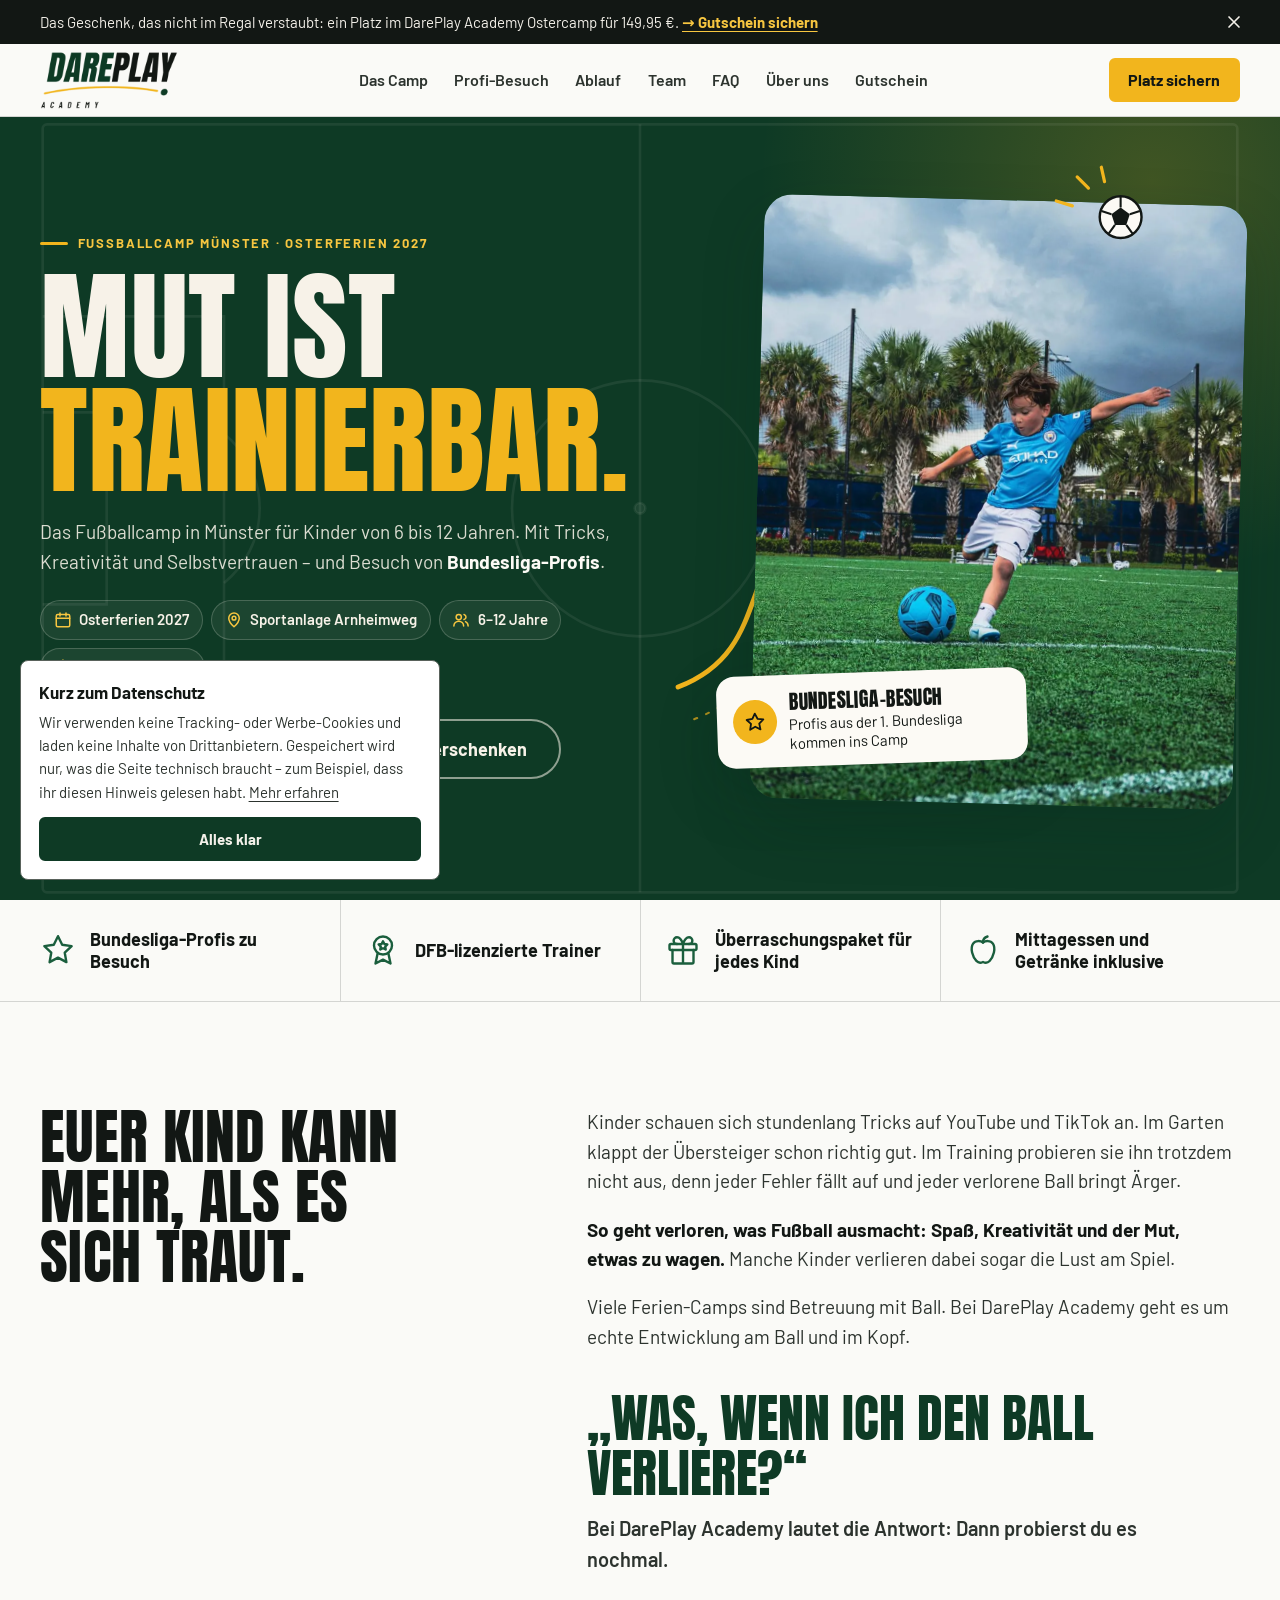
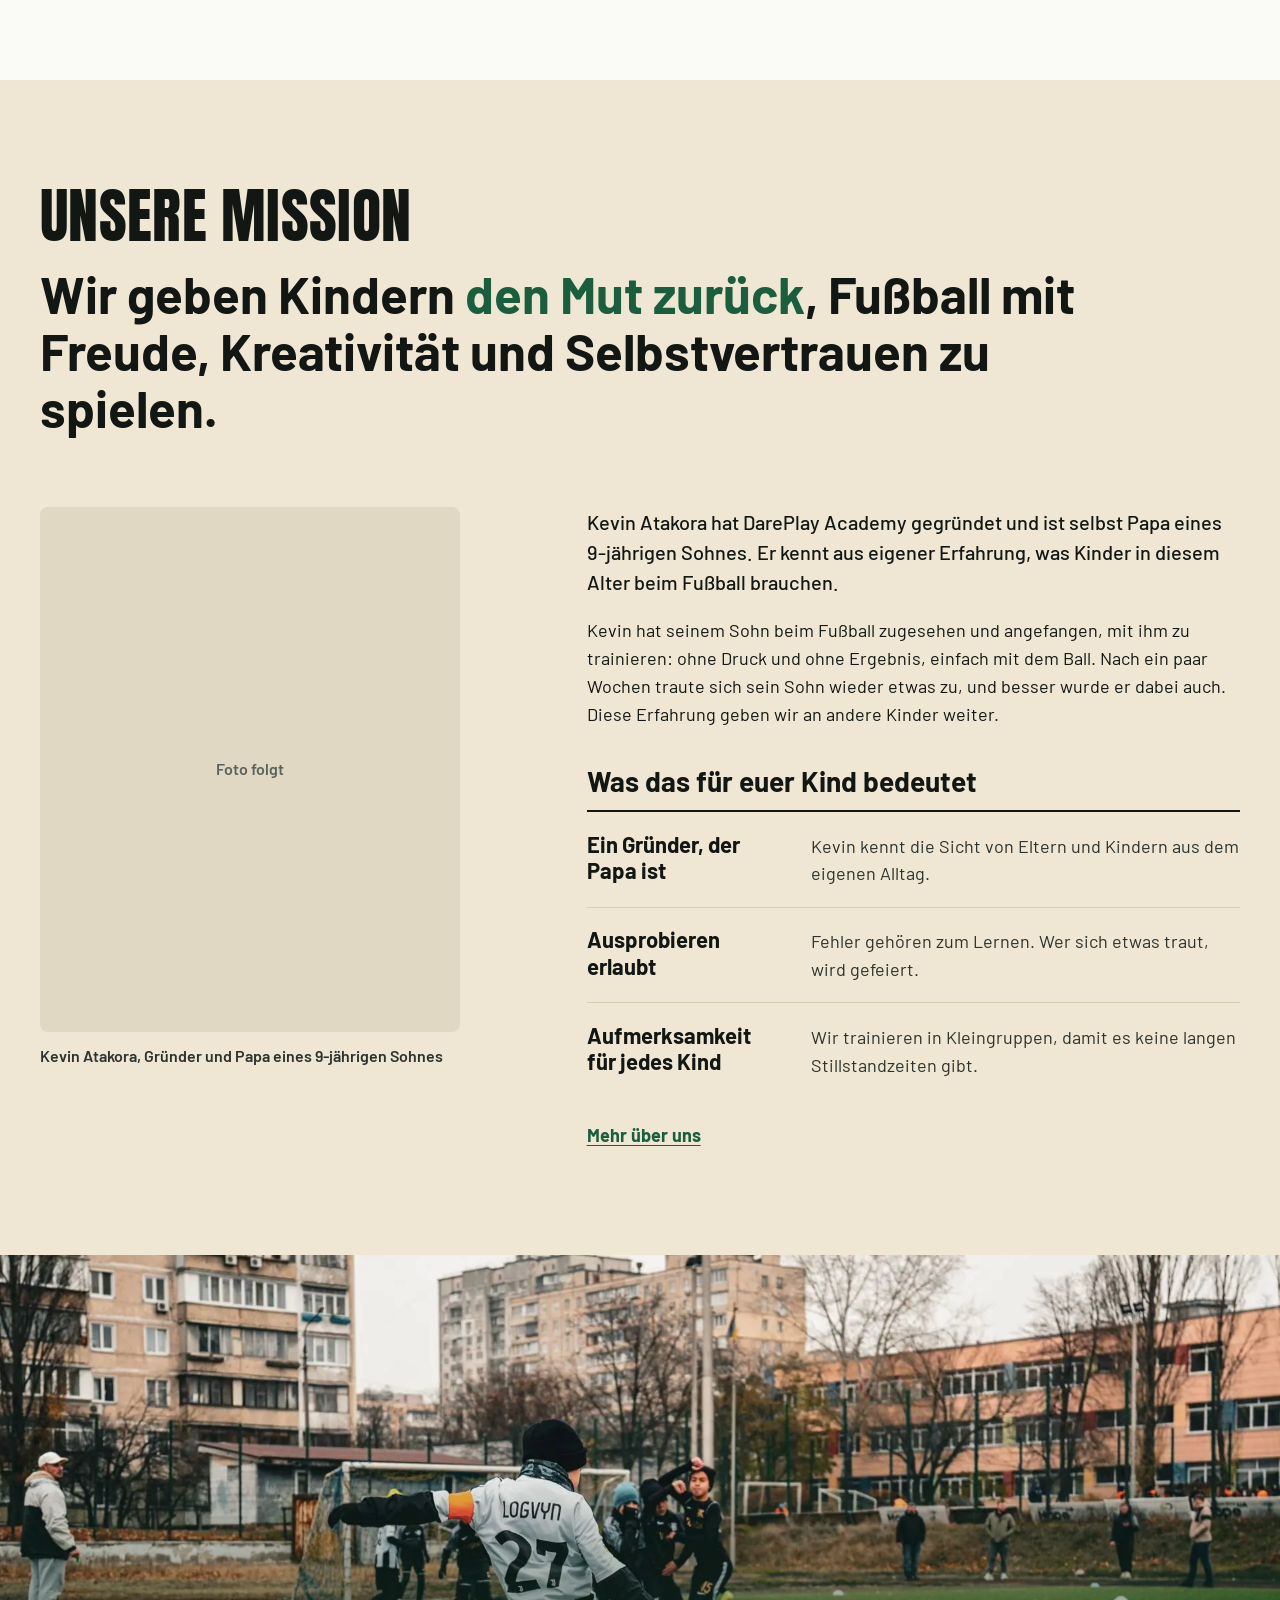
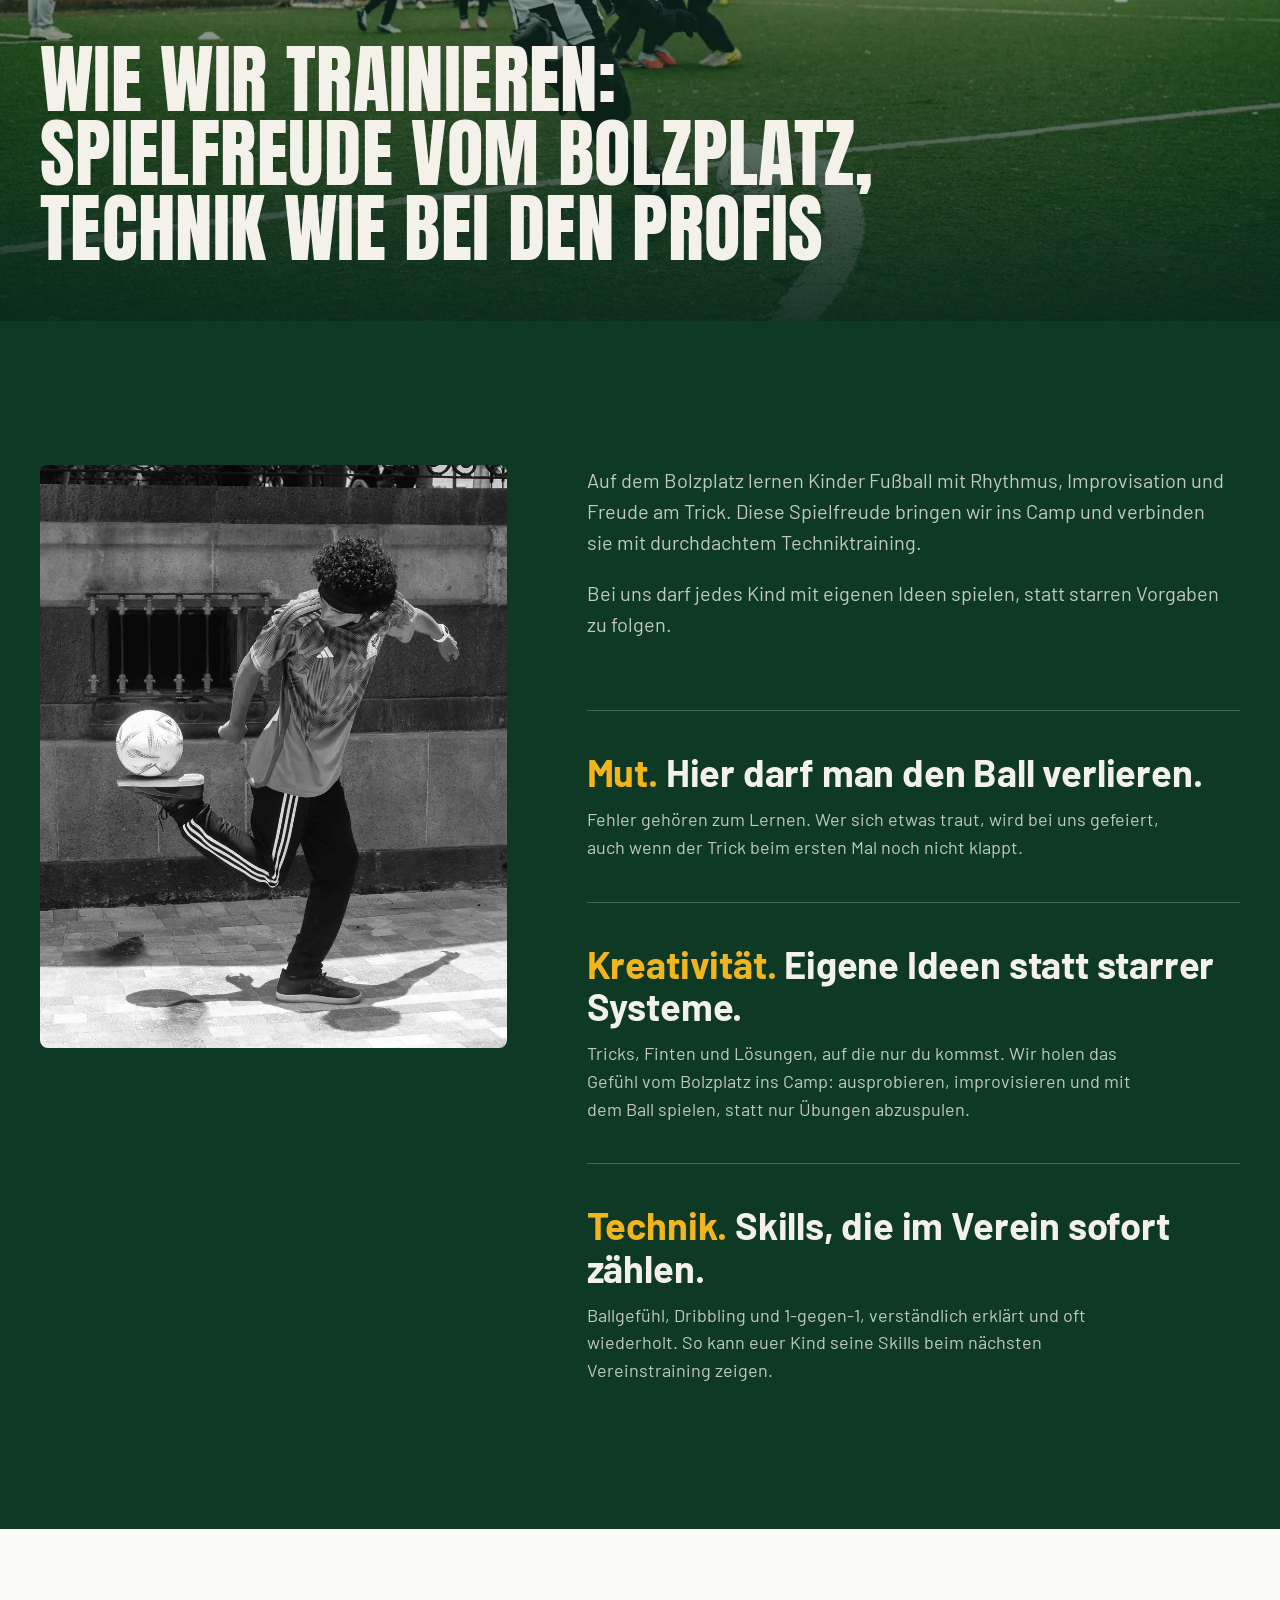
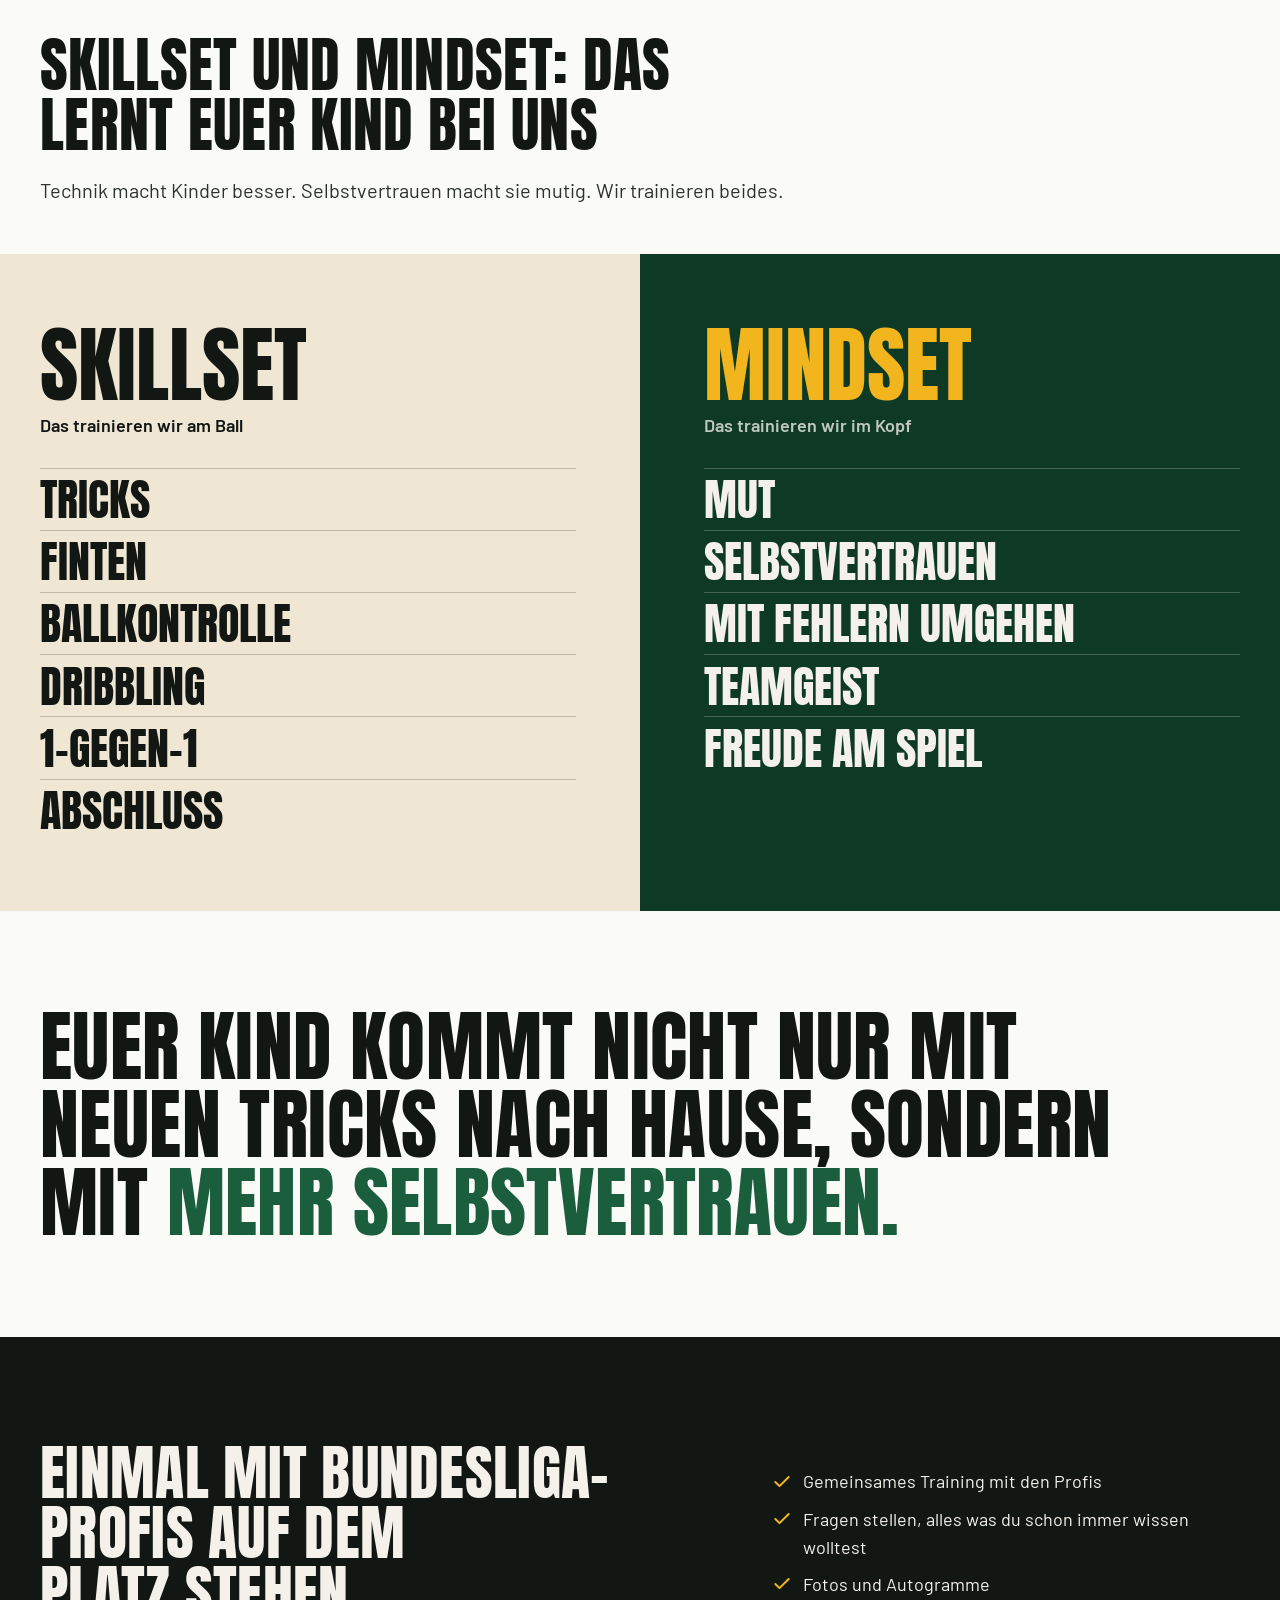
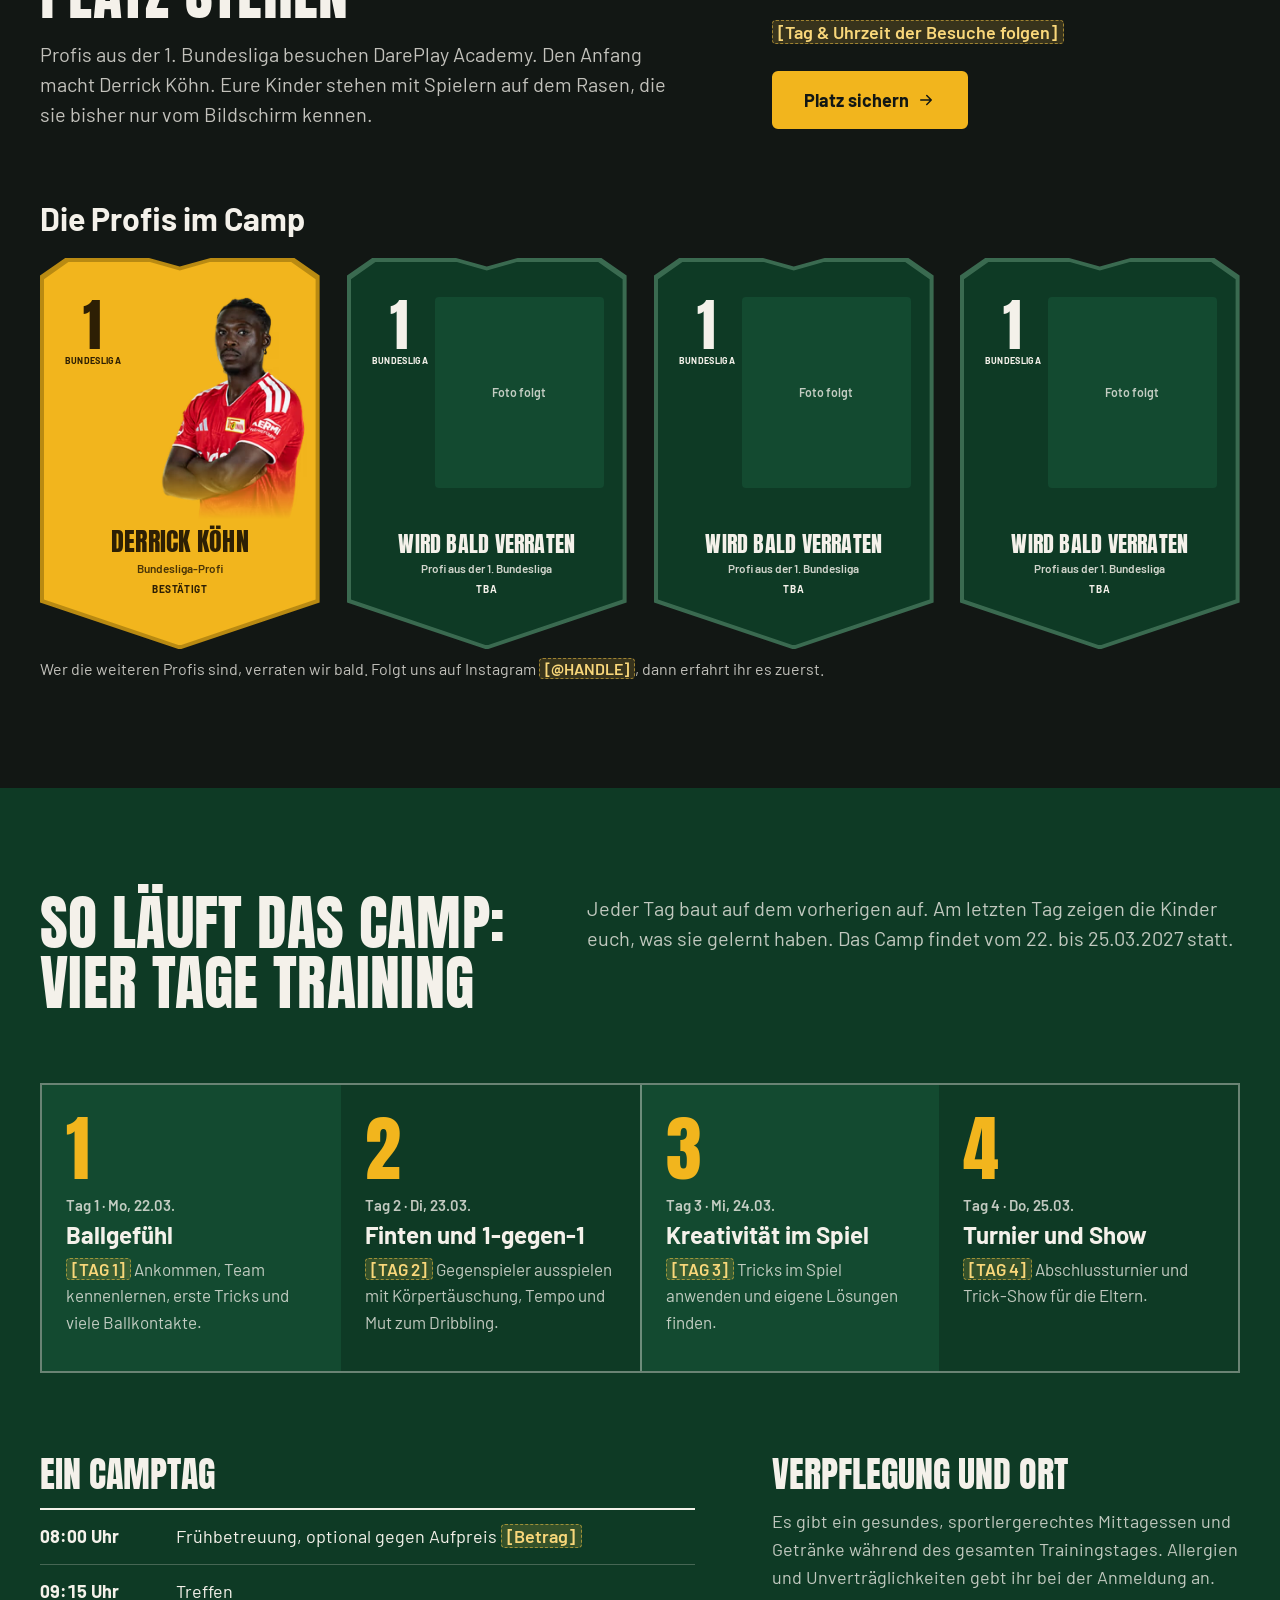
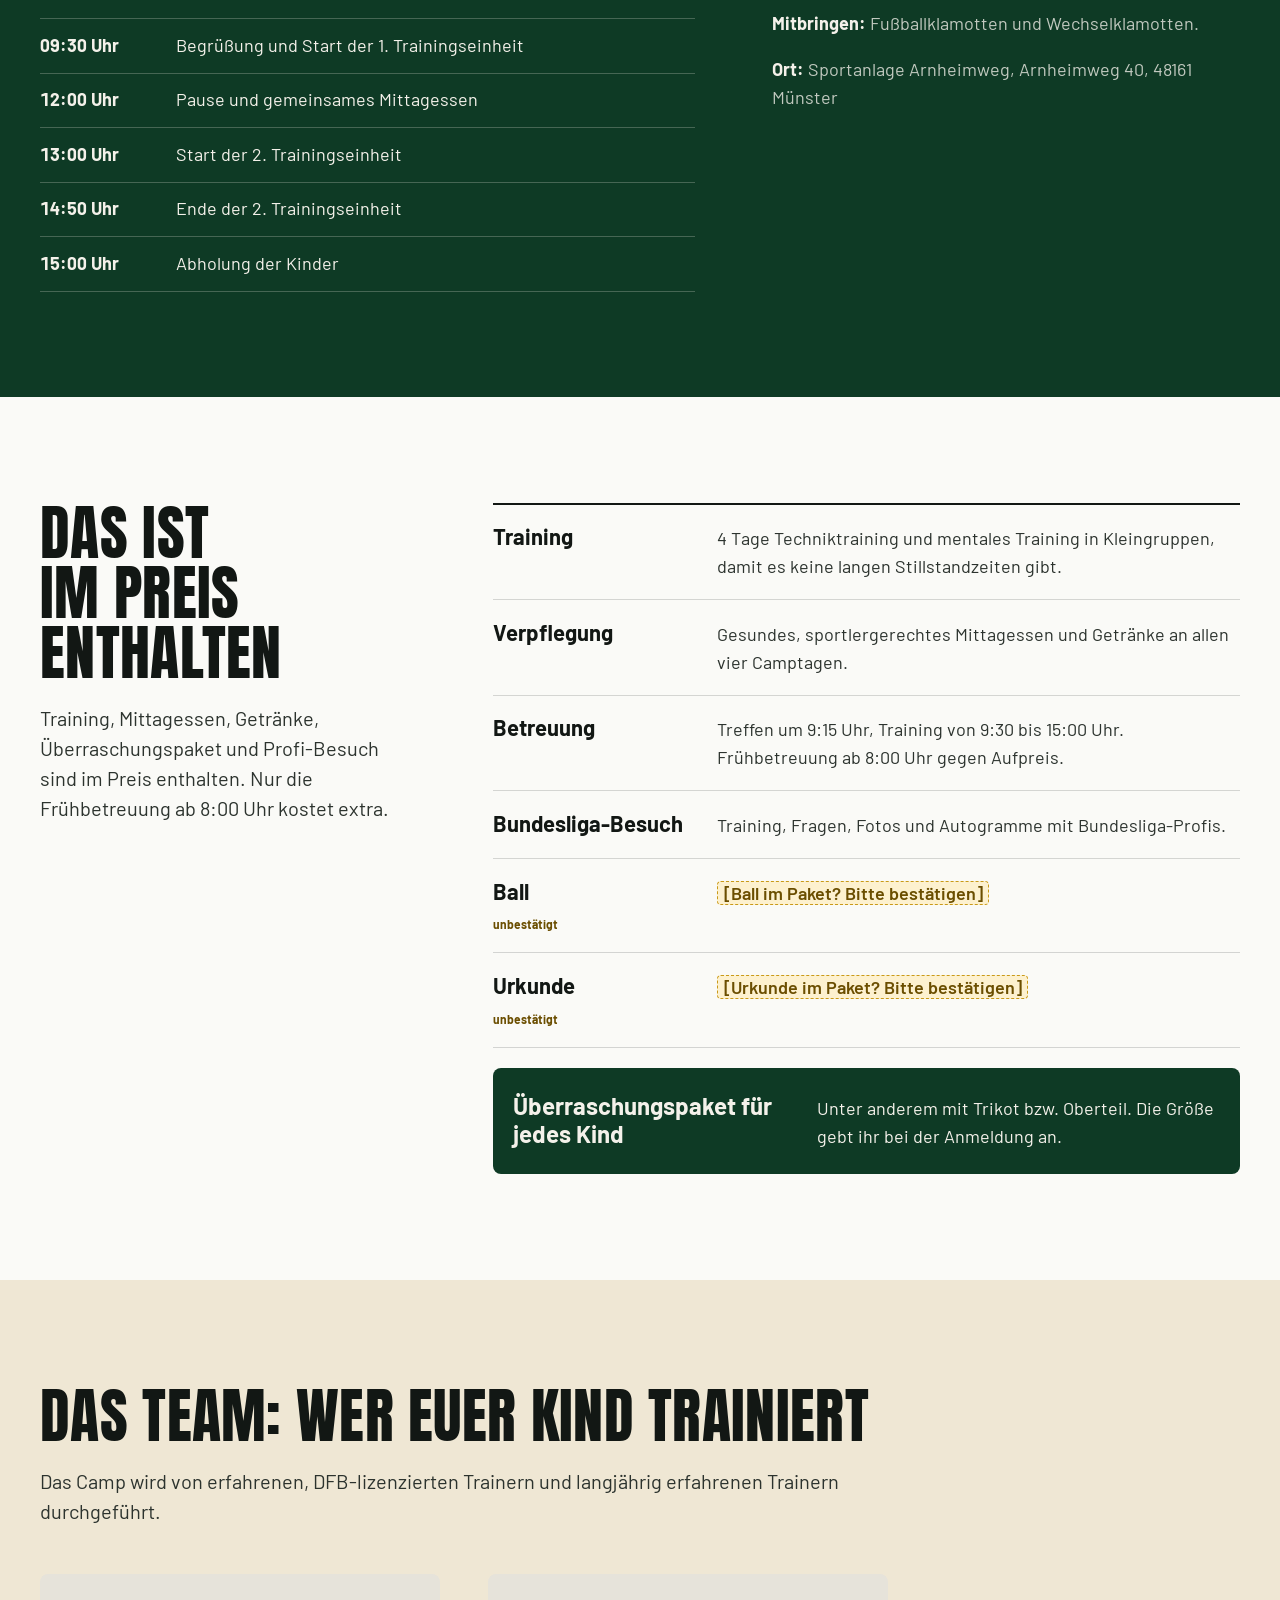
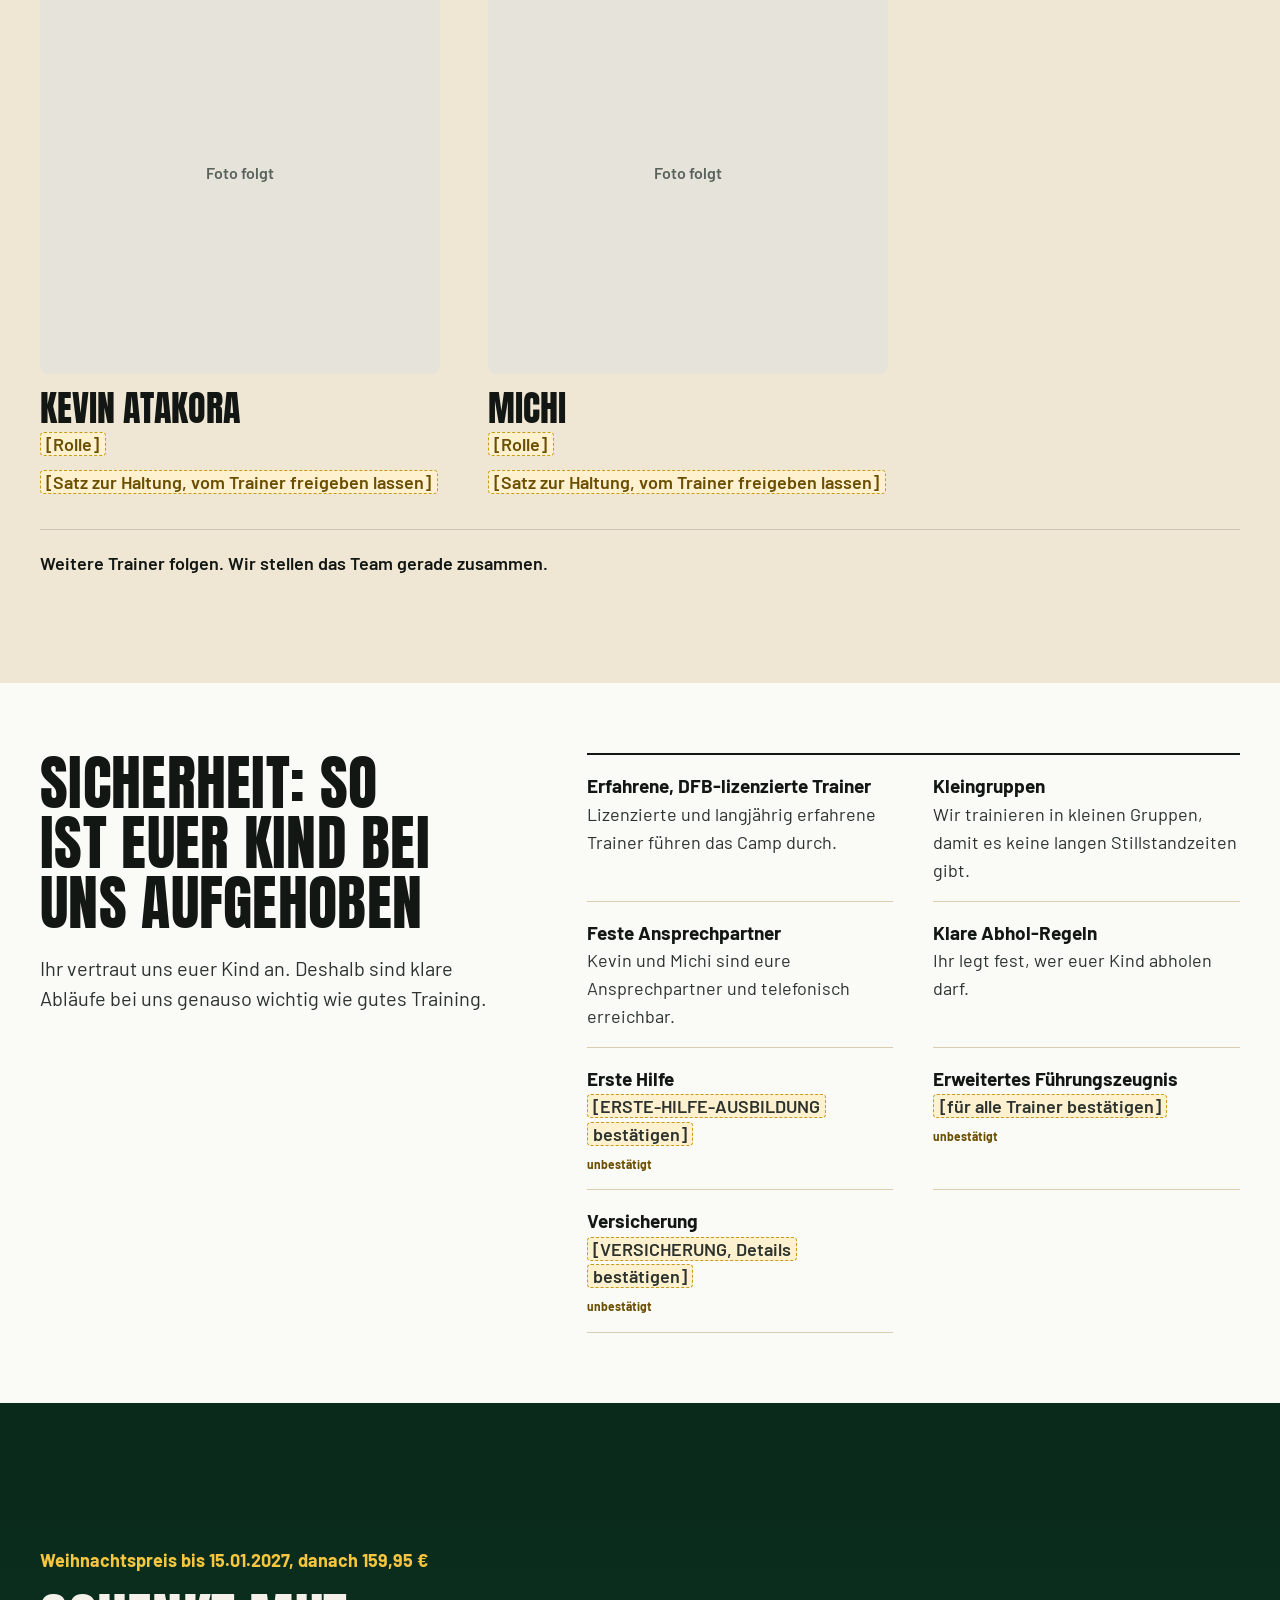
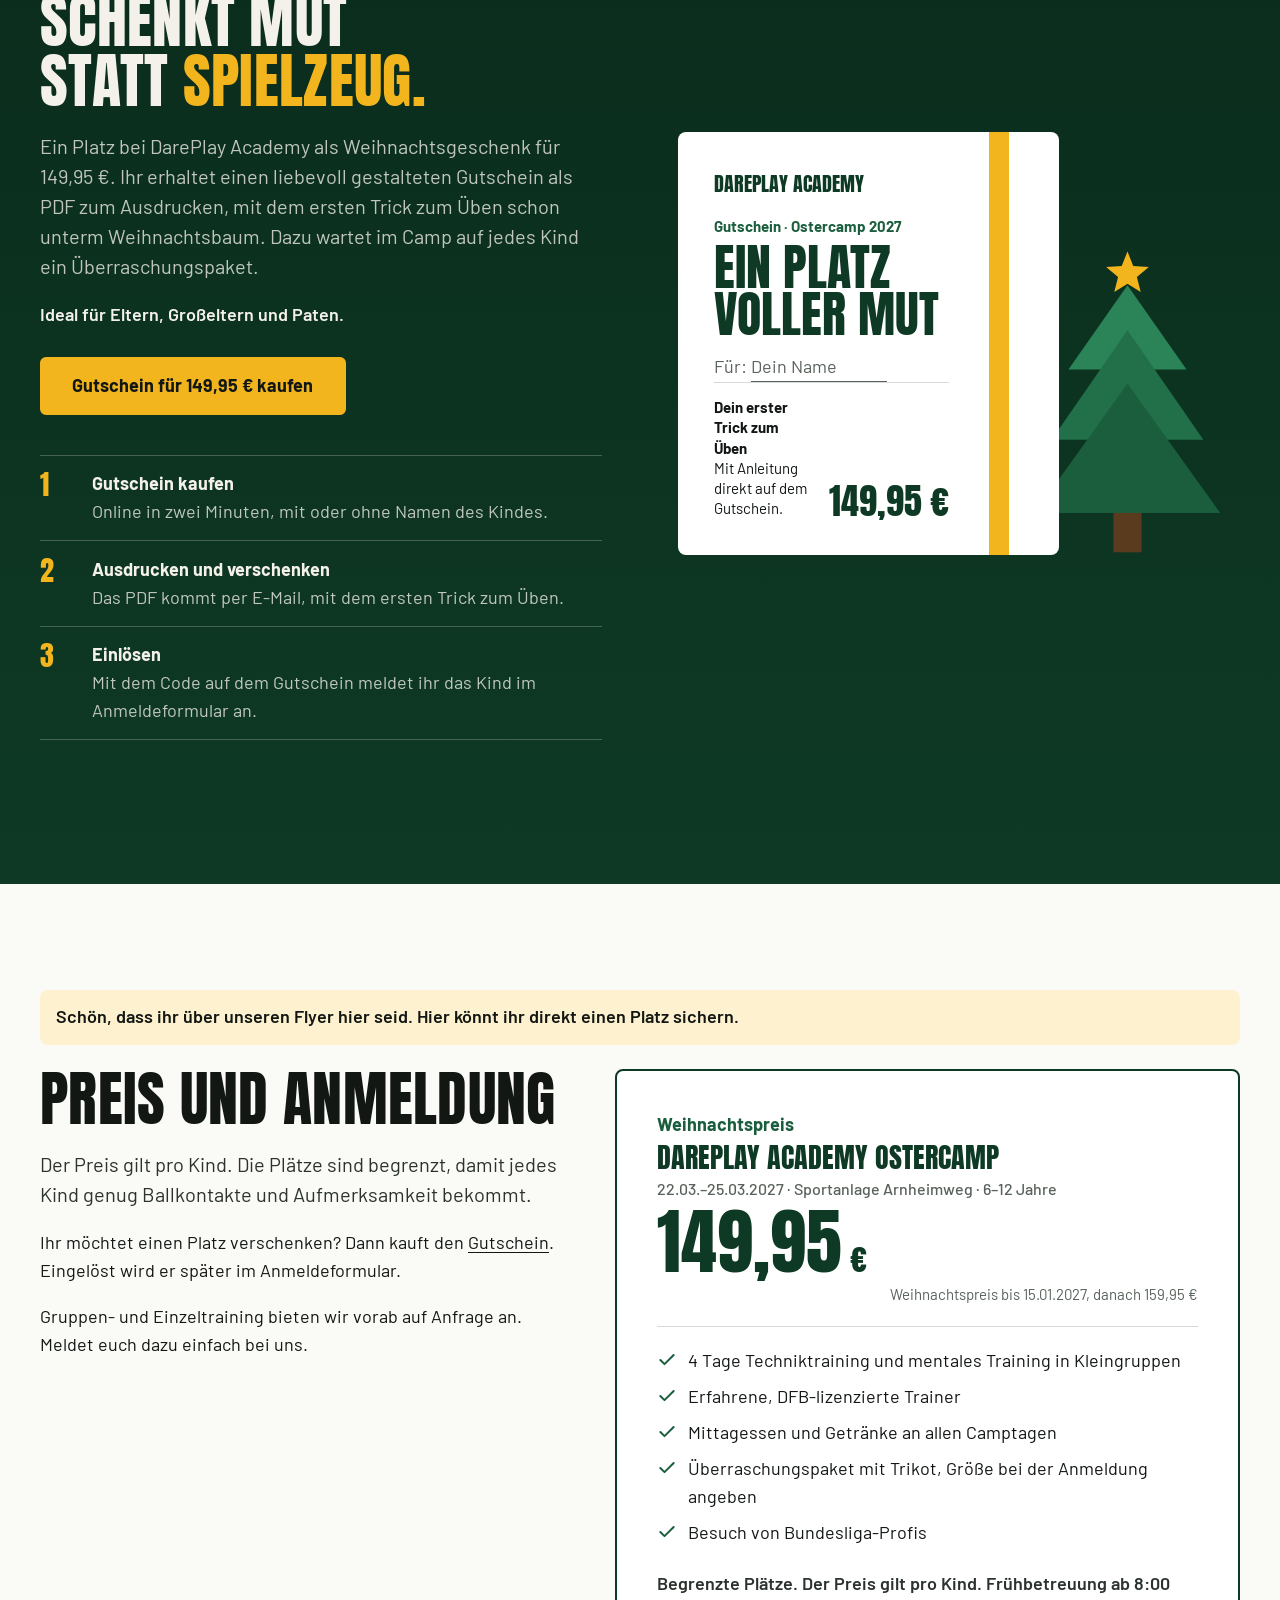
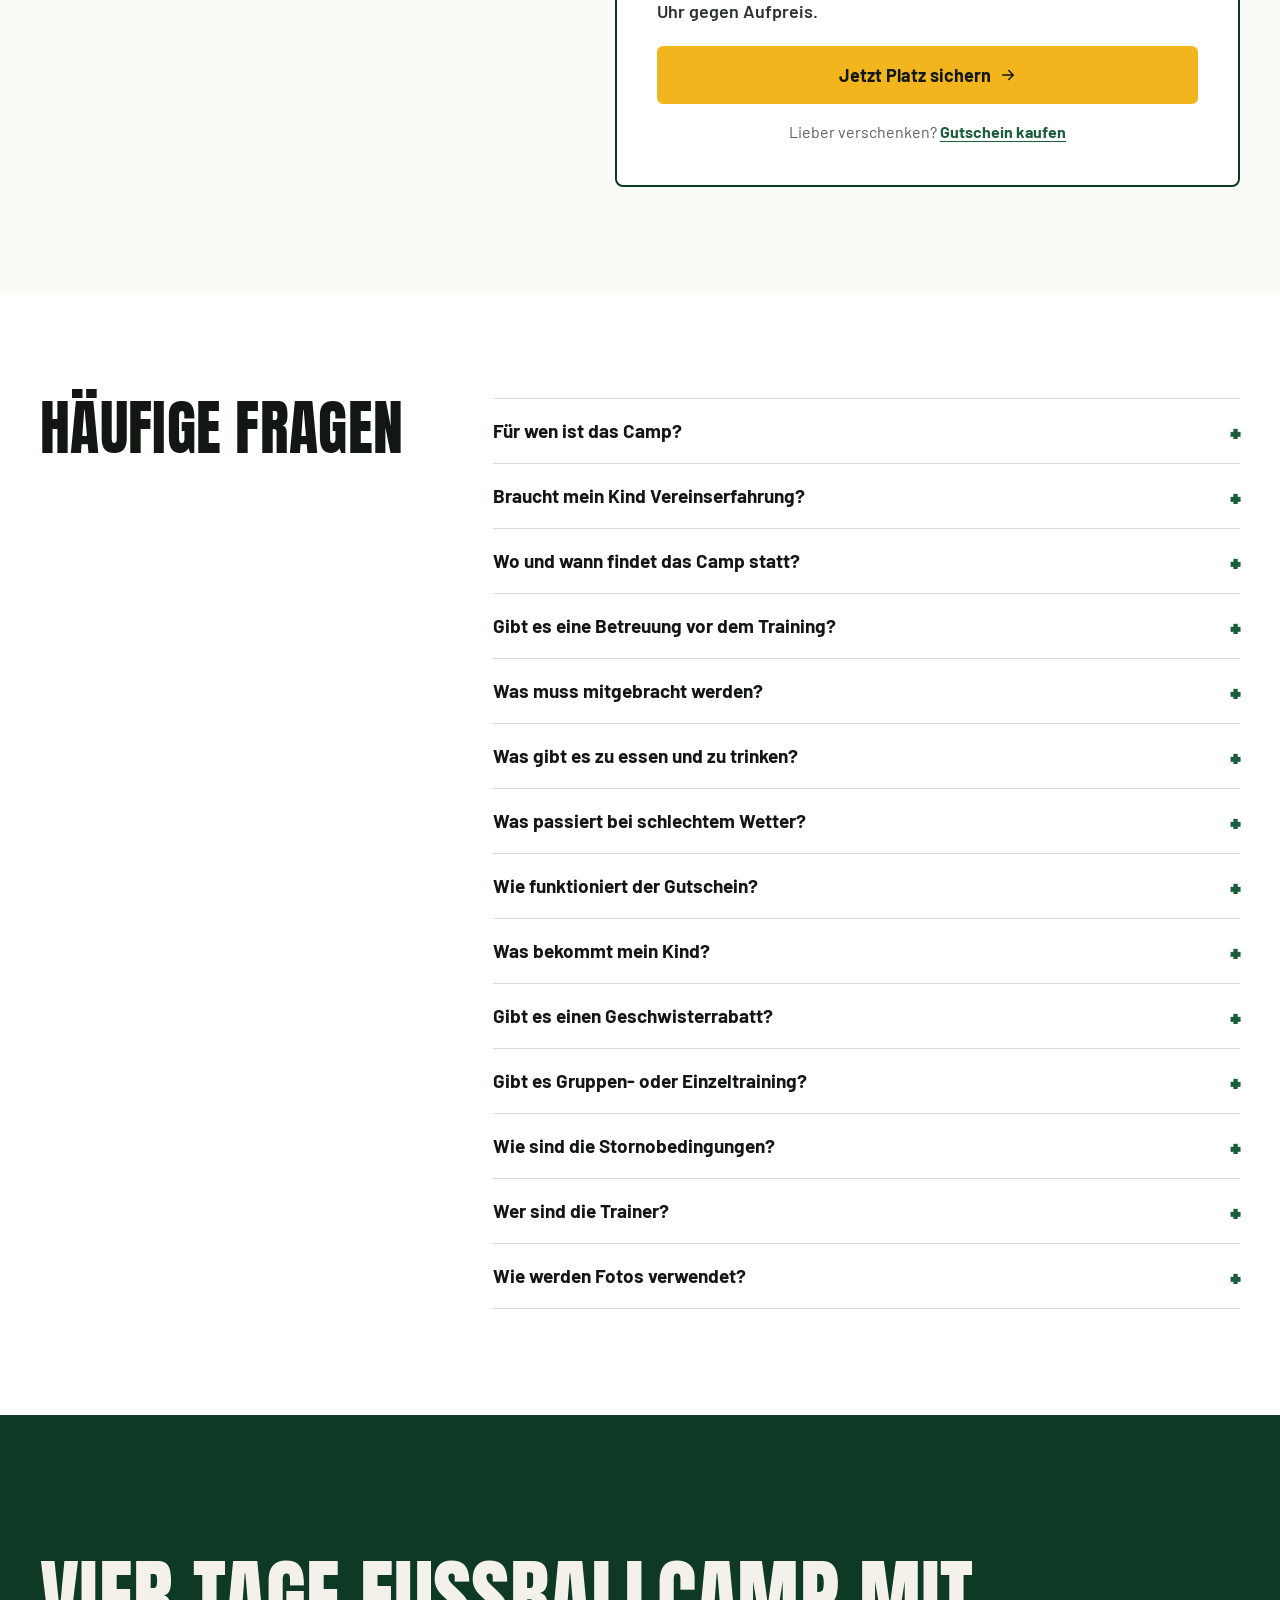
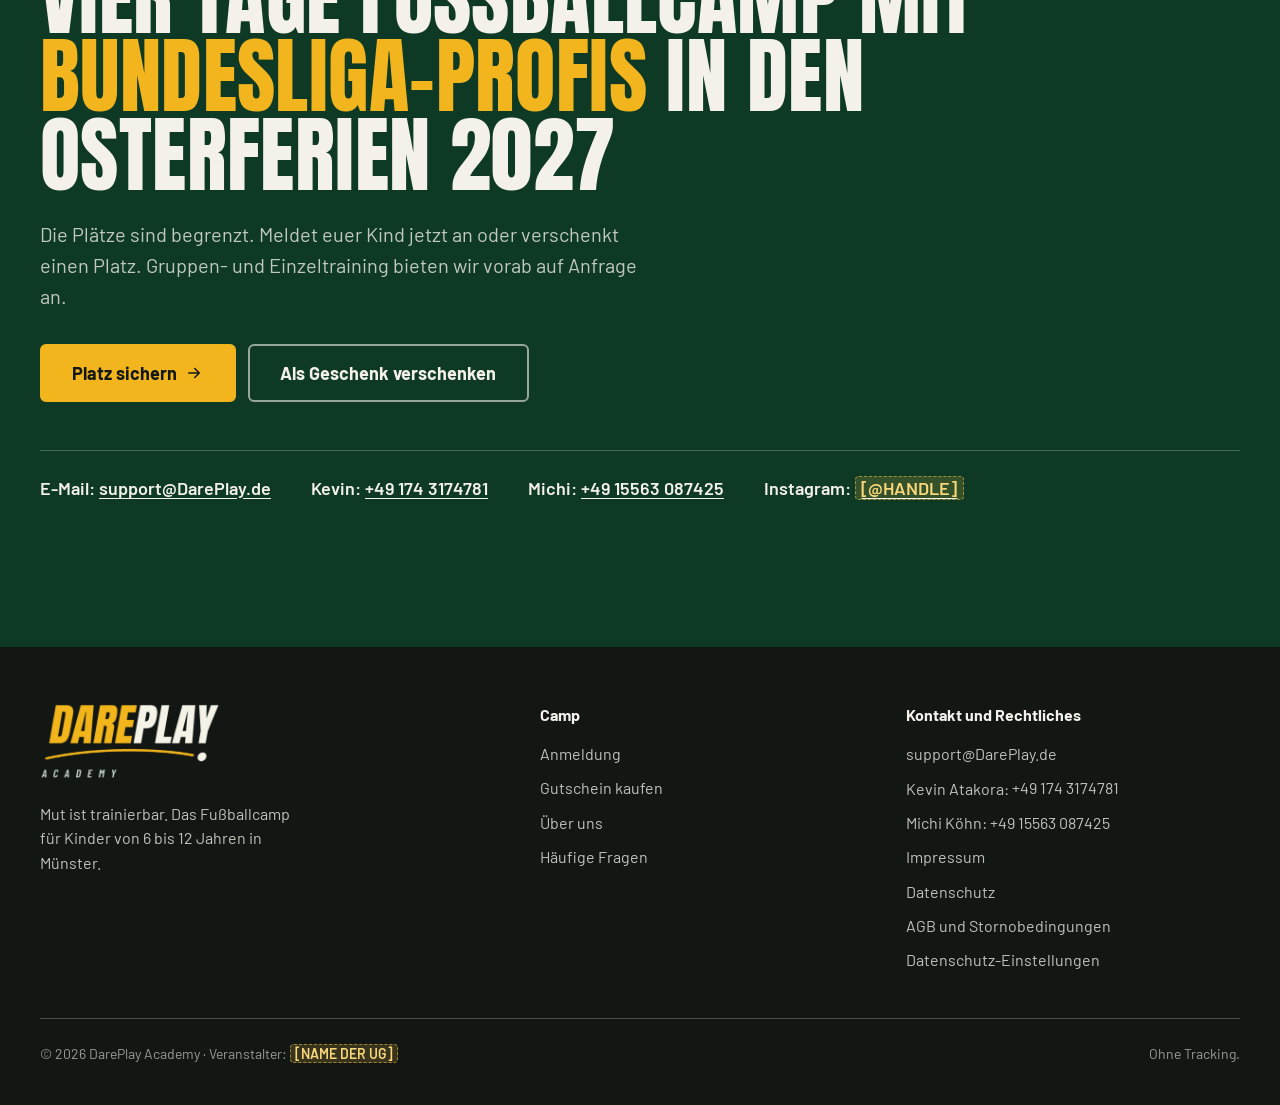
<file: flyer/index.html>
<!DOCTYPE html>
<html lang="de">
<head>
  <meta charset="utf-8">
  <meta name="viewport" content="width=device-width, initial-scale=1">
  <title>DarePlay Academy – Fußballcamp Münster</title>
  <meta name="robots" content="noindex, follow">
  <!--
    Landing-URL für den QR-Code auf dem Flyer (z. B. https://DOMAIN/flyer).
    Leitet auf die Startseite mit Fokus auf Preis & Anmeldung weiter und hängt ?quelle=flyer an.
    Messbar ohne Tracking-Tool: Der Parameter landet als verstecktes Feld „quelle“ in jeder Anmeldung
    und jeder Gutschein-Bestellung; zusätzlich zählen die Server-Logs die Aufrufe von /flyer.
    Für weitere Kanäle einfach kopieren, z. B. /insta → ?quelle=instagram.
  -->
  <meta http-equiv="refresh" content="0; url=../index.html?quelle=flyer#preis">
  <link rel="canonical" href="https://dareplay.de/">
  <script>location.replace('../index.html?quelle=flyer#preis');</script>
  <style>body{font-family:system-ui,sans-serif;background:#0e3a25;color:#f7f2e8;display:grid;place-items:center;min-height:100vh;margin:0;text-align:center;padding:1rem}a{color:#f6c544}</style>
</head>
<body>
  <p>Einen Moment … <a href="../index.html?quelle=flyer#preis">Weiter zu DarePlay Academy</a></p>
</body>
</html>
</file>
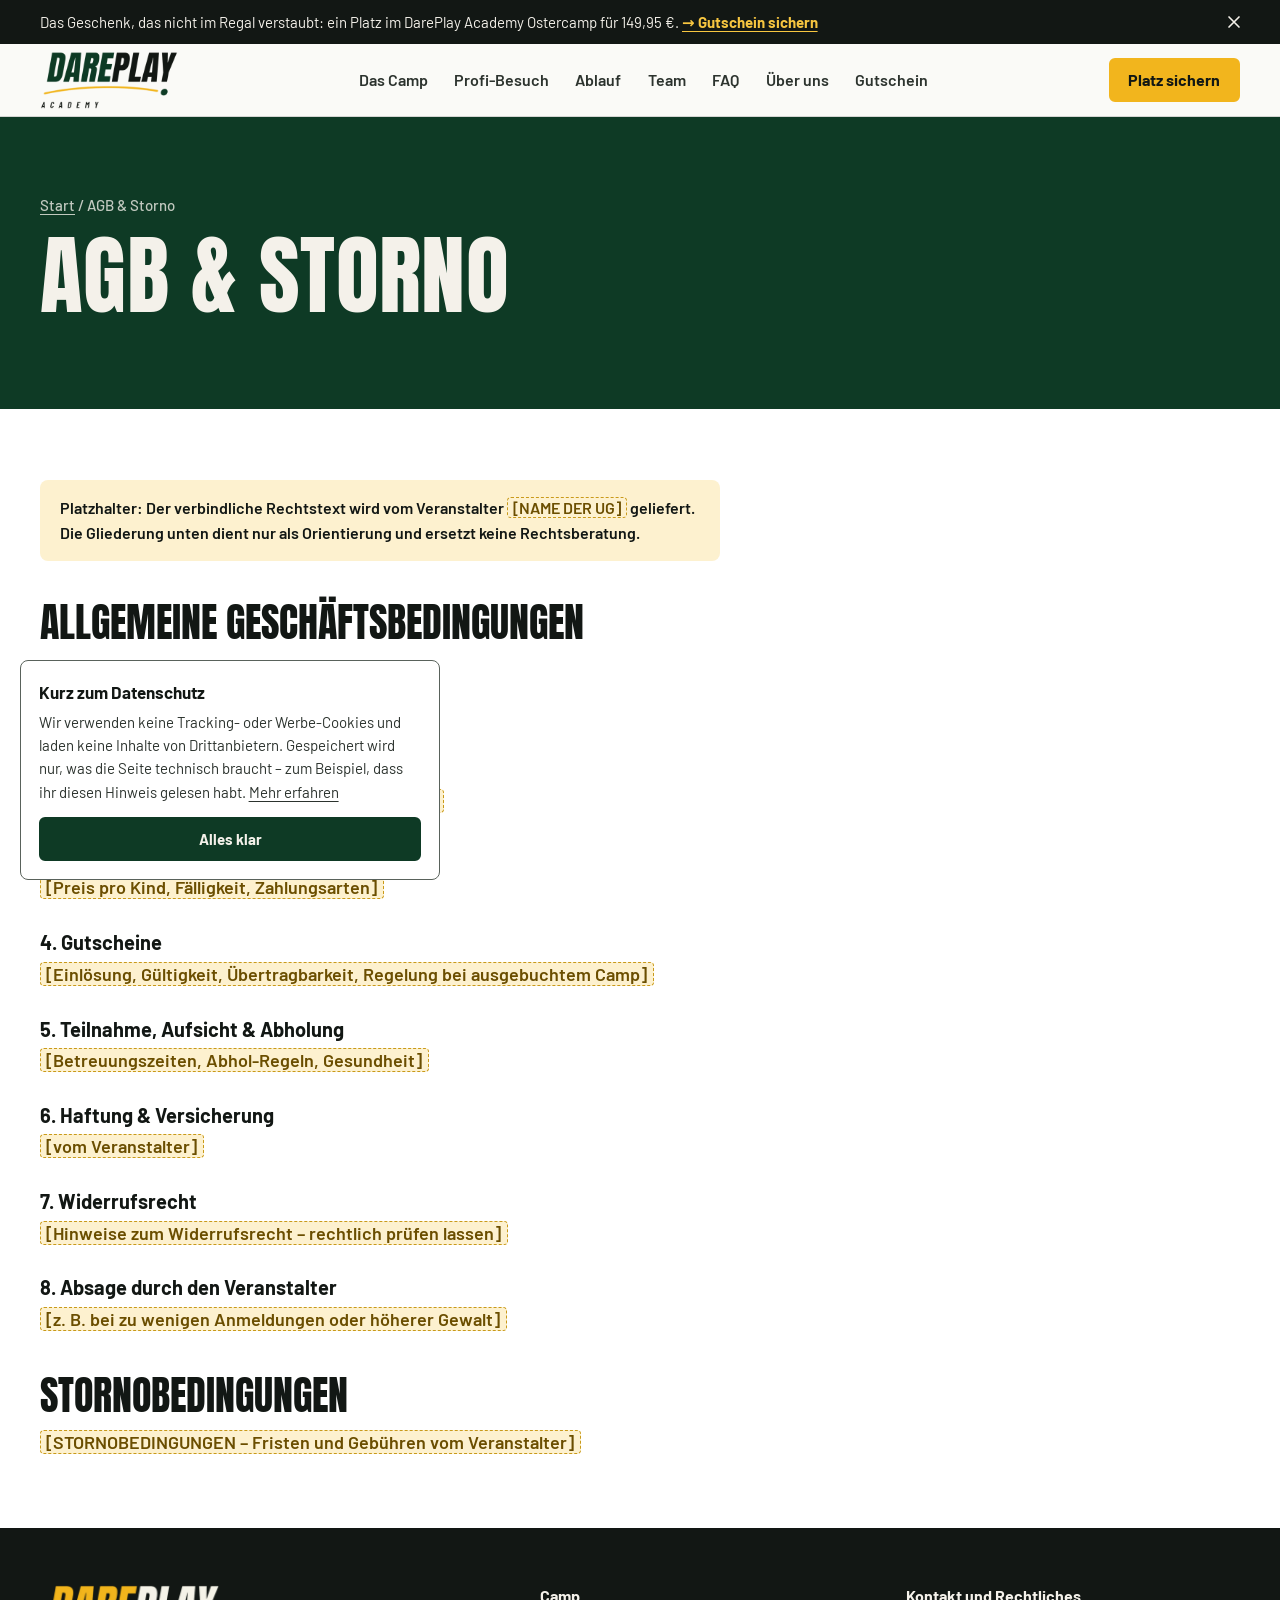
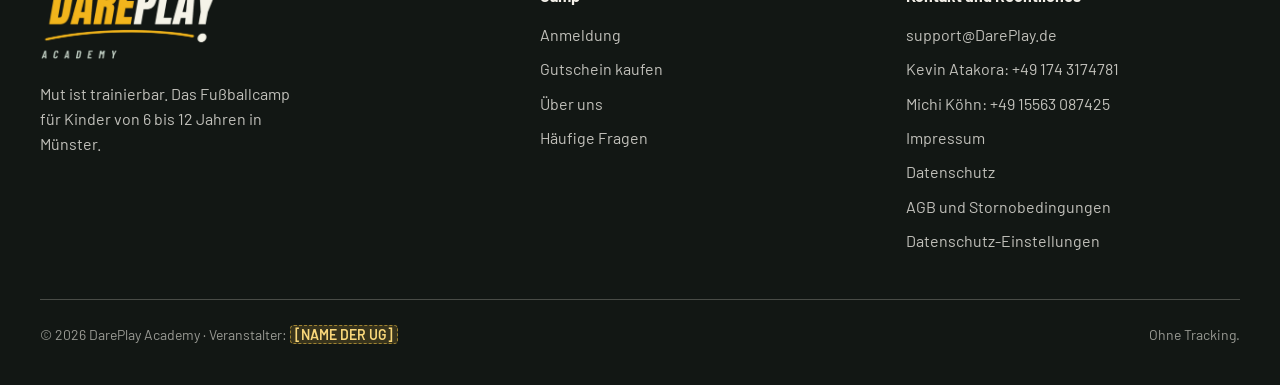
<file: agb.html>
<!DOCTYPE html>
<html lang="de" class="is-draft">
<head>
  <meta charset="utf-8">
  <meta name="viewport" content="width=device-width, initial-scale=1, viewport-fit=cover">
  <title>AGB & Stornobedingungen | DarePlay Academy</title>
  <meta name="description" content="Allgemeine Geschäftsbedingungen und Stornobedingungen für das DarePlay Academy Fußballcamp und Gutscheine.">
  <meta name="robots" content="index, follow">
  <link rel="canonical" href="https://dareplay.de/agb.html">
  <meta name="theme-color" content="#0e3a25">
  <meta property="og:type" content="website">
  <meta property="og:locale" content="de_DE">
  <meta property="og:site_name" content="DarePlay Academy">
  <meta property="og:title" content="AGB & Stornobedingungen | DarePlay Academy">
  <meta property="og:description" content="Allgemeine Geschäftsbedingungen und Stornobedingungen für das DarePlay Academy Fußballcamp und Gutscheine.">
  <meta property="og:image" content="https://dareplay.de/assets/img/og-image.png">
  <link rel="icon" href="assets/img/favicon.png" type="image/png">
  <link rel="apple-touch-icon" href="assets/img/apple-touch-icon.png">
  <link rel="preload" href="assets/fonts/anton-latin-400.woff2" as="font" type="font/woff2" crossorigin>
  <link rel="preload" href="assets/fonts/barlow-latin-400.woff2" as="font" type="font/woff2" crossorigin>
  <link rel="preload" href="assets/fonts/barlow-latin-700.woff2" as="font" type="font/woff2" crossorigin>
  <link rel="stylesheet" href="assets/css/styles.css">
  <script src="assets/js/config.js"></script>
  <script src="assets/js/main.js" defer></script>
</head>
<body data-root="">
<a class="skip-link" href="#main">Zum Inhalt springen</a>
<svg xmlns="http://www.w3.org/2000/svg" style="display:none" aria-hidden="true">
  <symbol id="i-arrow" viewBox="0 0 24 24"><path d="M5 12h14M13 6l6 6-6 6"/></symbol>
  <symbol id="i-check" viewBox="0 0 24 24"><path d="M20 6 9 17l-5-5"/></symbol>
  <symbol id="i-x" viewBox="0 0 24 24"><path d="M6 6l12 12M18 6 6 18"/></symbol>
  <symbol id="i-menu" viewBox="0 0 24 24"><path d="M4 7h16M4 12h16M4 17h10"/></symbol>
  <symbol id="i-star" viewBox="0 0 24 24"><path d="m12 2.8 2.8 5.7 6.3.9-4.6 4.4 1.1 6.3L12 17.1l-5.6 3 1.1-6.3L2.9 9.4l6.3-.9z"/></symbol>
  <symbol id="i-gift" viewBox="0 0 24 24"><rect x="3" y="8" width="18" height="4" rx="1"/><path d="M5 12v8a1 1 0 0 0 1 1h12a1 1 0 0 0 1-1v-8M12 8v13M12 8S10.5 3.5 8 3.5A2.25 2.25 0 0 0 8 8M12 8s1.5-4.5 4-4.5A2.25 2.25 0 0 1 16 8"/></symbol>
  <symbol id="i-users" viewBox="0 0 24 24"><circle cx="9" cy="8" r="3.5"/><path d="M2.5 20a6.5 6.5 0 0 1 13 0M16 4.6a3.5 3.5 0 0 1 0 6.8M18 14.2a6.5 6.5 0 0 1 3.5 5.8"/></symbol>
  <symbol id="i-pin" viewBox="0 0 24 24"><path d="M12 21s-7-6.2-7-11.5a7 7 0 0 1 14 0C19 14.8 12 21 12 21z"/><circle cx="12" cy="9.5" r="2.5"/></symbol>
  <symbol id="i-calendar" viewBox="0 0 24 24"><rect x="3" y="4.5" width="18" height="16.5" rx="2"/><path d="M3 9.5h18M8 2.5v4M16 2.5v4"/></symbol>
  <symbol id="i-award" viewBox="0 0 24 24"><circle cx="12" cy="9" r="6"/><path d="m8.5 13.9-1.5 7.1 5-2.6 5 2.6-1.5-7.1"/><path d="m12 6.2.9 1.8 2 .3-1.4 1.4.3 2-1.8-.9-1.8.9.3-2-1.4-1.4 2-.3z"/></symbol>
  <symbol id="i-food" viewBox="0 0 24 24"><path d="M12 7c-1.5-1.2-5-1.6-6.6.8C3.3 11 5 16.6 7.6 19.3c1.4 1.5 2.9 1.4 4.4.7 1.5.7 3 .8 4.4-.7 2.6-2.7 4.3-8.3 2.2-11.5C17 5.4 13.5 5.8 12 7z"/><path d="M12 7c0-2 1-3.5 3-4"/></symbol>
</svg>

<div class="xmas-banner" id="xmas-banner" hidden data-xmas>
  <div class="container xmas-banner__inner">
    <p>Das Geschenk, das nicht im Regal verstaubt: ein Platz im DarePlay Academy Ostercamp für 149,95&nbsp;€. <a href="gutschein.html">→&nbsp;Gutschein sichern</a></p>
    <button class="xmas-banner__close" type="button" aria-label="Hinweis schließen"><svg class="icon" aria-hidden="true"><use href="#i-x"/></svg></button>
  </div>
</div>

<header class="site-header">
  <div class="container site-header__inner">
    <a class="logo" href="index.html" aria-label="DarePlay Academy, zur Startseite">
      <img src="assets/img/logo-light.webp" alt="DarePlay Academy" width="760" height="320">
    </a>
    <nav class="nav" aria-label="Hauptnavigation">
      <ul class="nav__list">
          <li><a class="nav__link" href="index.html#philosophie">Das Camp</a></li>
          <li><a class="nav__link" href="index.html#profi">Profi-Besuch</a></li>
          <li><a class="nav__link" href="index.html#ablauf">Ablauf</a></li>
          <li><a class="nav__link" href="index.html#team">Team</a></li>
          <li><a class="nav__link" href="index.html#faq">FAQ</a></li>
          <li><a class="nav__link" href="ueber-uns.html">Über uns</a></li>
          <li data-xmas><a class="nav__link" href="gutschein.html">Gutschein</a></li>
      </ul>
    </nav>
    <a class="btn btn--primary btn--sm header-cta" href="anmeldung.html" data-waitlist-label="Warteliste"><span data-label>Platz sichern</span></a>
    <button class="menu-toggle" type="button" aria-expanded="false" aria-controls="mobile-menu" aria-label="Menü öffnen">
      <svg class="icon icon-menu" aria-hidden="true"><use href="#i-menu"/></svg>
      <svg class="icon icon-close" aria-hidden="true"><use href="#i-x"/></svg>
    </button>
  </div>
</header>
<div class="mobile-menu" id="mobile-menu">
  <nav aria-label="Mobile Navigation">
    <ul>
        <li><a href="index.html#philosophie">Das Camp</a></li>
        <li><a href="index.html#profi">Profi-Besuch</a></li>
        <li><a href="index.html#ablauf">Ablauf</a></li>
        <li><a href="index.html#team">Team</a></li>
        <li><a href="index.html#faq">FAQ</a></li>
        <li><a href="ueber-uns.html">Über uns</a></li>
        <li><a href="gutschein.html">Gutschein</a></li>
    </ul>
  </nav>
  <div class="btn-row">
    <a class="btn btn--primary btn--lg" href="anmeldung.html" data-waitlist-label="Auf die Warteliste"><span data-label>Platz sichern</span></a>
    <a class="btn btn--secondary btn--lg" href="gutschein.html">Als Geschenk verschenken</a>
  </div>
</div>

<main id="main">
  <section class="page-hero on-dark" aria-labelledby="legal-title">
    <div class="container">
      <p class="breadcrumb"><a href="index.html">Start</a> / AGB &amp; Storno</p>
      <h1 id="legal-title" class="display page-hero__title">AGB &amp; Storno</h1>
    </div>
  </section>
  <section class="section section--paper section--tight">
    <div class="container">
      <div class="prose">
        <p class="legal-note"><span>Platzhalter: Der verbindliche Rechtstext wird vom Veranstalter <span class="ph">[NAME DER UG]</span> geliefert. Die Gliederung unten dient nur als Orientierung und ersetzt keine Rechtsberatung.</span></p>

        <h2>Allgemeine Geschäftsbedingungen</h2>
        <h3>1. Veranstalter</h3>
        <p><span class="ph">[NAME DER UG, Anschrift]</span></p>
        <h3>2. Anmeldung &amp; Vertragsschluss</h3>
        <p><span class="ph">[Ablauf der Anmeldung, Bestätigung, Warteliste]</span></p>
        <h3>3. Preise &amp; Zahlung</h3>
        <p><span class="ph">[Preis pro Kind, Fälligkeit, Zahlungsarten]</span></p>
        <h3>4. Gutscheine</h3>
        <p><span class="ph">[Einlösung, Gültigkeit, Übertragbarkeit, Regelung bei ausgebuchtem Camp]</span></p>
        <h3>5. Teilnahme, Aufsicht &amp; Abholung</h3>
        <p><span class="ph">[Betreuungszeiten, Abhol-Regeln, Gesundheit]</span></p>
        <h3>6. Haftung &amp; Versicherung</h3>
        <p><span class="ph">[vom Veranstalter]</span></p>
        <h3>7. Widerrufsrecht</h3>
        <p><span class="ph">[Hinweise zum Widerrufsrecht – rechtlich prüfen lassen]</span></p>
        <h3>8. Absage durch den Veranstalter</h3>
        <p><span class="ph">[z. B. bei zu wenigen Anmeldungen oder höherer Gewalt]</span></p>

        <h2 id="storno">Stornobedingungen</h2>
        <p><span class="ph">[STORNOBEDINGUNGEN – Fristen und Gebühren vom Veranstalter]</span></p>
      </div>
    </div>
  </section>
</main>

<footer class="site-footer on-dark">
  <div class="container">
    <div class="footer__grid">
      <div>
        <a class="logo" href="index.html" aria-label="DarePlay Academy, zur Startseite">
      <img src="assets/img/logo-dark.webp" alt="DarePlay Academy" width="760" height="320">
    </a>
        <p class="footer__claim">Mut ist trainierbar. Das Fußballcamp für Kinder von 6 bis 12 Jahren in Münster.</p>
      </div>
      <div>
        <p class="footer__title">Camp</p>
        <ul class="footer__links">
          <li><a href="anmeldung.html">Anmeldung</a></li>
          <li><a href="gutschein.html">Gutschein kaufen</a></li>
          <li><a href="ueber-uns.html">Über uns</a></li>
          <li><a href="index.html#faq">Häufige Fragen</a></li>
        </ul>
      </div>
      <div>
        <p class="footer__title">Kontakt und Rechtliches</p>
        <ul class="footer__links">
          <li><a href="mailto:support@dareplay.de">support@DarePlay.de</a></li>
          <li>Kevin Atakora: <a href="tel:+491743174781">+49 174 3174781</a></li>
          <li>Michi Köhn: <a href="tel:+4915563087425">+49 15563 087425</a></li>
          <li><a href="impressum.html">Impressum</a></li>
          <li><a href="datenschutz.html">Datenschutz</a></li>
          <li><a href="agb.html">AGB und Stornobedingungen</a></li>
          <li><button type="button" data-open-consent>Datenschutz-Einstellungen</button></li>
        </ul>
      </div>
    </div>
    <div class="footer__bottom">
      <span>© <span data-year>2026</span> DarePlay Academy · Veranstalter: <span class="ph">[NAME DER UG]</span></span>
      <span>Ohne Tracking.</span>
    </div>
  </div>
</footer>
</body>
</html>
</file>
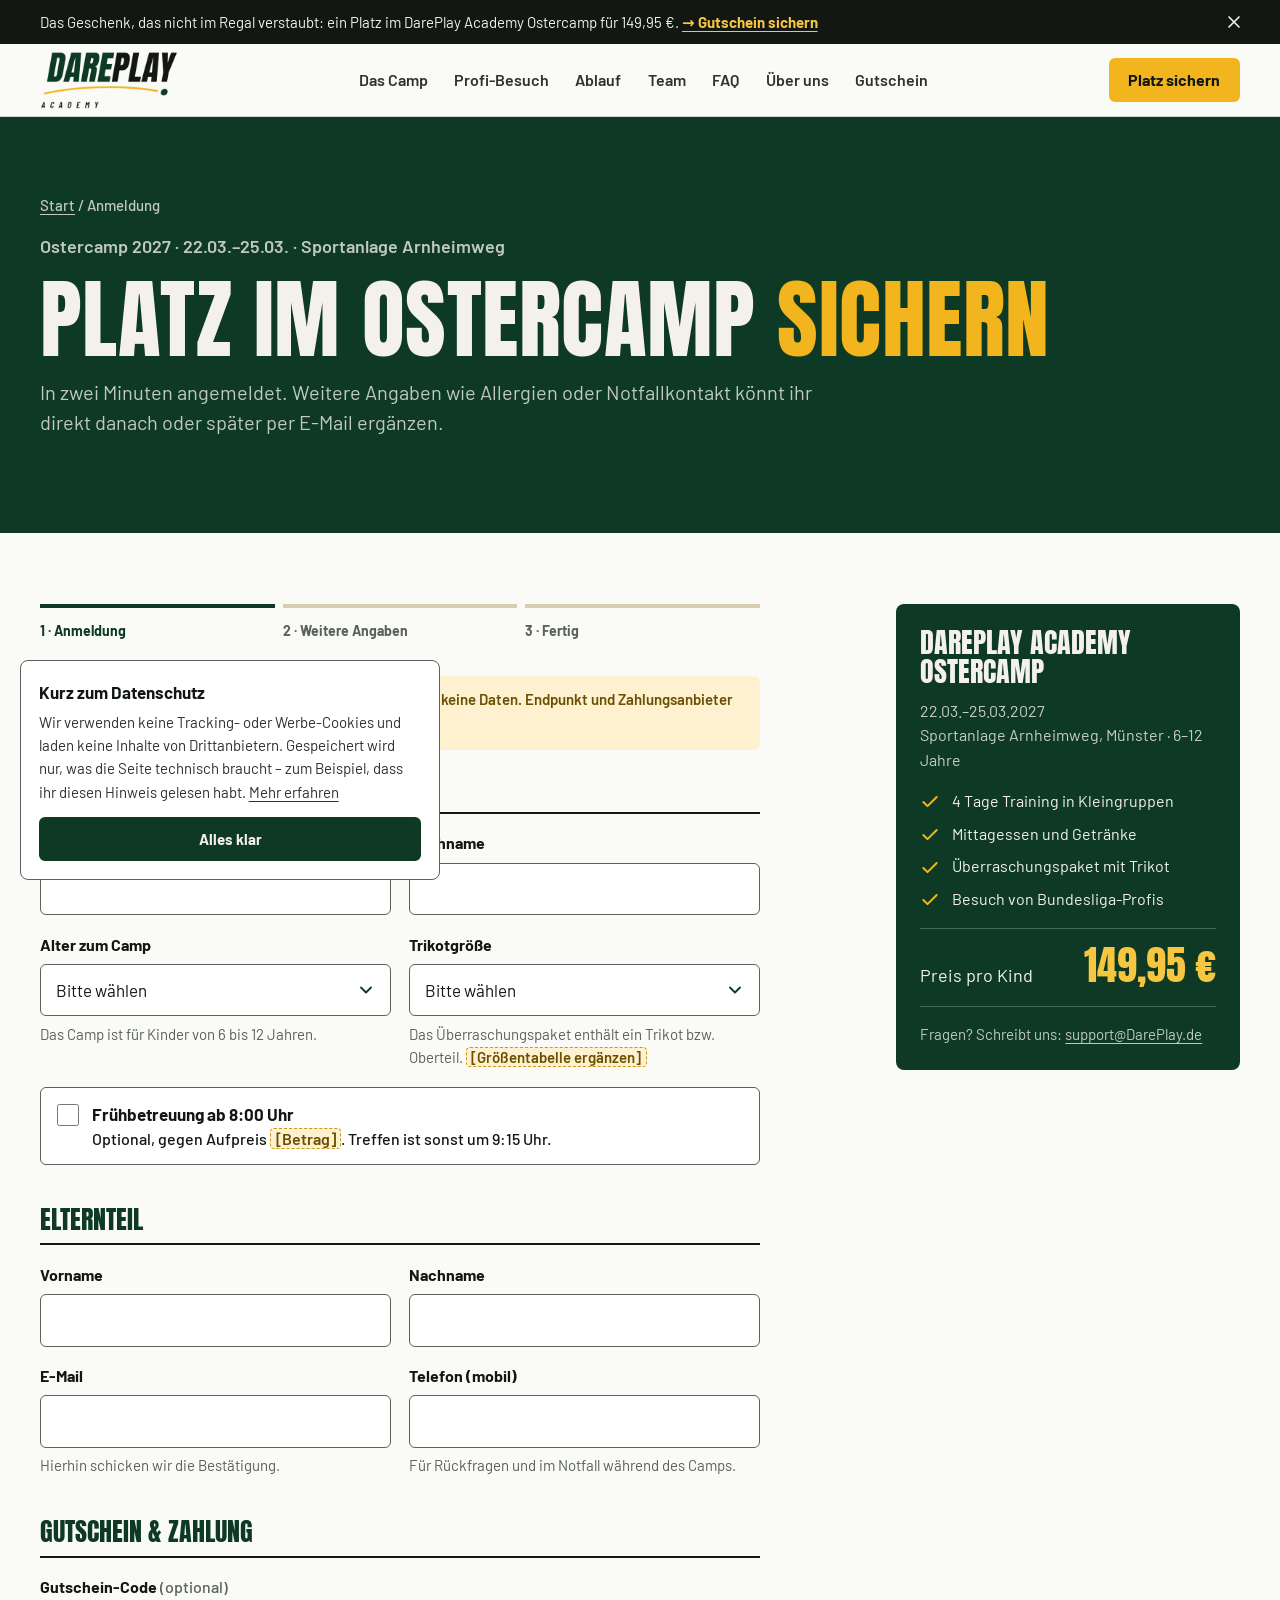
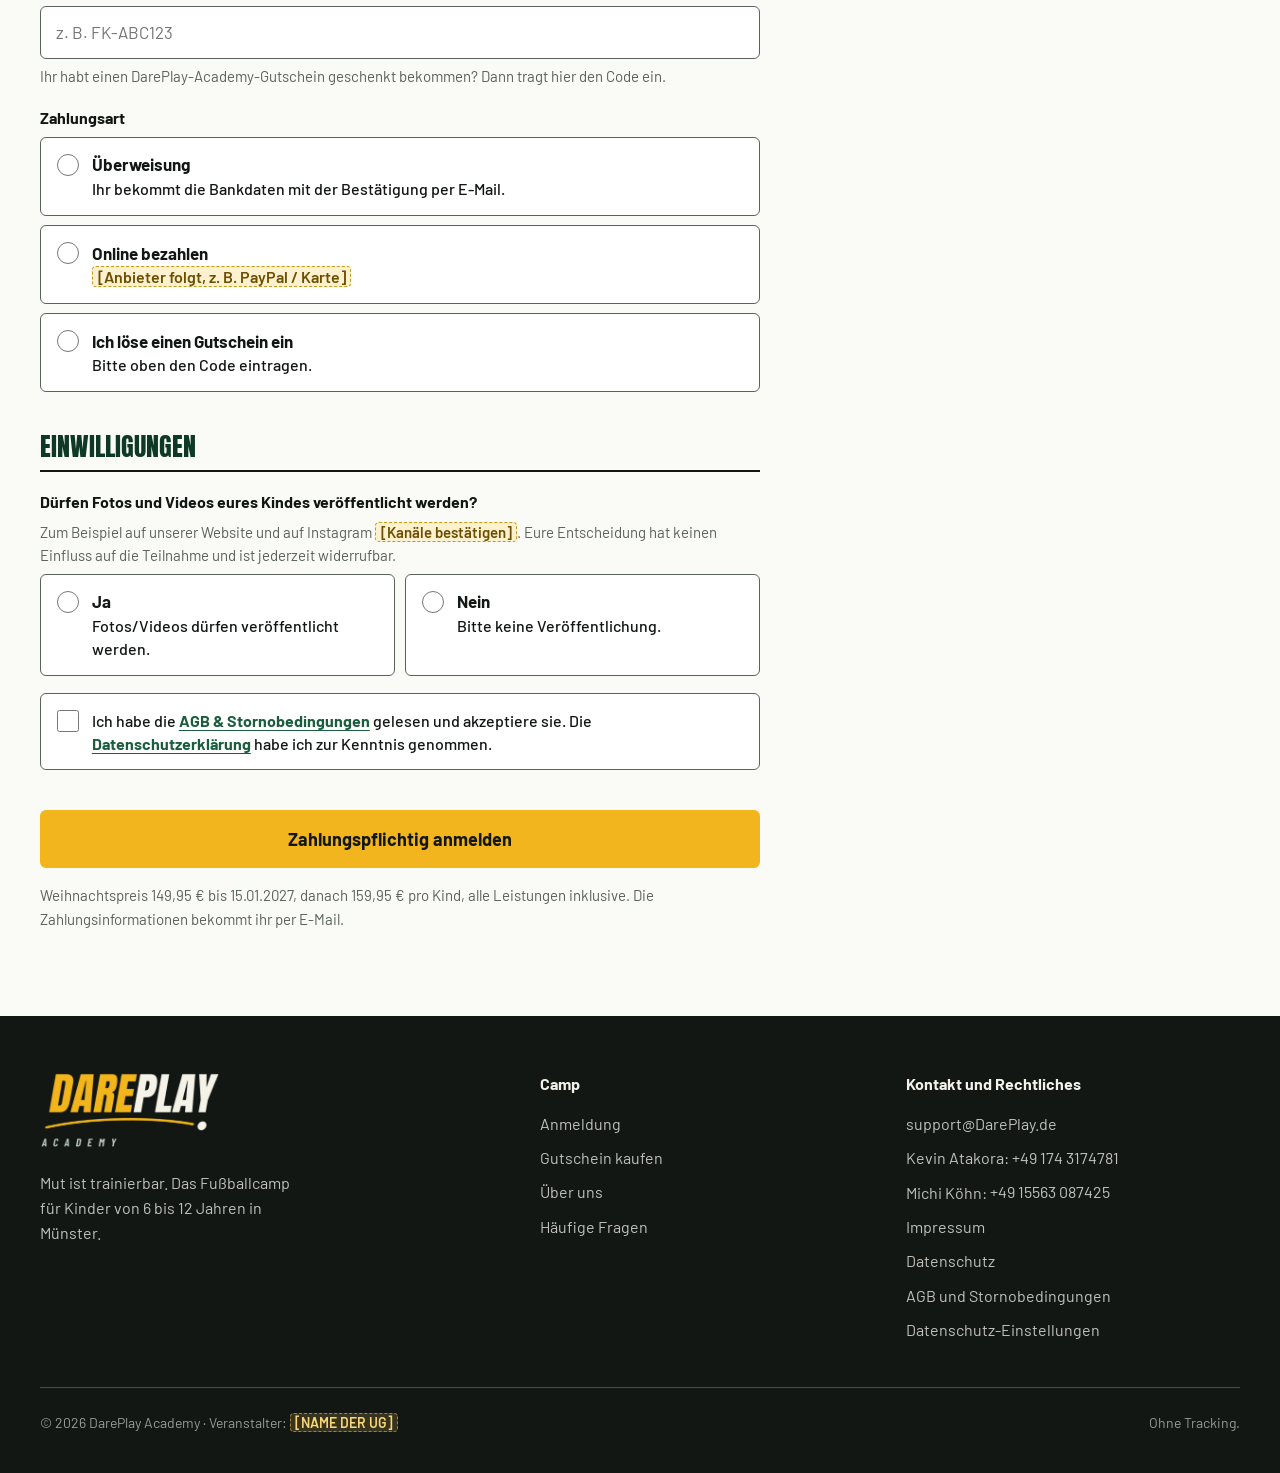
<file: anmeldung.html>
<!DOCTYPE html>
<html lang="de" class="is-draft">
<head>
  <meta charset="utf-8">
  <meta name="viewport" content="width=device-width, initial-scale=1, viewport-fit=cover">
  <title>Anmeldung Ostercamp 2027 | DarePlay Academy Fußballcamp Münster</title>
  <meta name="description" content="Jetzt einen Platz im DarePlay Academy Ostercamp 2027 sichern: 4 Tage Fußballcamp vom 22. bis 25.03.2027 für Kinder von 6–12 in Münster. Anmeldung in zwei Minuten.">
  <meta name="robots" content="index, follow">
  <link rel="canonical" href="https://dareplay.de/anmeldung.html">
  <meta name="theme-color" content="#0e3a25">
  <meta property="og:type" content="website">
  <meta property="og:locale" content="de_DE">
  <meta property="og:site_name" content="DarePlay Academy">
  <meta property="og:title" content="Anmeldung Ostercamp 2027 | DarePlay Academy Fußballcamp Münster">
  <meta property="og:description" content="Jetzt einen Platz im DarePlay Academy Ostercamp 2027 sichern: 4 Tage Fußballcamp vom 22. bis 25.03.2027 für Kinder von 6–12 in Münster. Anmeldung in zwei Minuten.">
  <meta property="og:image" content="https://dareplay.de/assets/img/og-image.png">
  <link rel="icon" href="assets/img/favicon.png" type="image/png">
  <link rel="apple-touch-icon" href="assets/img/apple-touch-icon.png">
  <link rel="preload" href="assets/fonts/anton-latin-400.woff2" as="font" type="font/woff2" crossorigin>
  <link rel="preload" href="assets/fonts/barlow-latin-400.woff2" as="font" type="font/woff2" crossorigin>
  <link rel="preload" href="assets/fonts/barlow-latin-700.woff2" as="font" type="font/woff2" crossorigin>
  <link rel="stylesheet" href="assets/css/styles.css">
  <script src="assets/js/config.js"></script>
  <script src="assets/js/main.js" defer></script>
</head>
<body data-root="">
<a class="skip-link" href="#main">Zum Inhalt springen</a>
<svg xmlns="http://www.w3.org/2000/svg" style="display:none" aria-hidden="true">
  <symbol id="i-arrow" viewBox="0 0 24 24"><path d="M5 12h14M13 6l6 6-6 6"/></symbol>
  <symbol id="i-check" viewBox="0 0 24 24"><path d="M20 6 9 17l-5-5"/></symbol>
  <symbol id="i-x" viewBox="0 0 24 24"><path d="M6 6l12 12M18 6 6 18"/></symbol>
  <symbol id="i-menu" viewBox="0 0 24 24"><path d="M4 7h16M4 12h16M4 17h10"/></symbol>
  <symbol id="i-star" viewBox="0 0 24 24"><path d="m12 2.8 2.8 5.7 6.3.9-4.6 4.4 1.1 6.3L12 17.1l-5.6 3 1.1-6.3L2.9 9.4l6.3-.9z"/></symbol>
  <symbol id="i-gift" viewBox="0 0 24 24"><rect x="3" y="8" width="18" height="4" rx="1"/><path d="M5 12v8a1 1 0 0 0 1 1h12a1 1 0 0 0 1-1v-8M12 8v13M12 8S10.5 3.5 8 3.5A2.25 2.25 0 0 0 8 8M12 8s1.5-4.5 4-4.5A2.25 2.25 0 0 1 16 8"/></symbol>
  <symbol id="i-users" viewBox="0 0 24 24"><circle cx="9" cy="8" r="3.5"/><path d="M2.5 20a6.5 6.5 0 0 1 13 0M16 4.6a3.5 3.5 0 0 1 0 6.8M18 14.2a6.5 6.5 0 0 1 3.5 5.8"/></symbol>
  <symbol id="i-pin" viewBox="0 0 24 24"><path d="M12 21s-7-6.2-7-11.5a7 7 0 0 1 14 0C19 14.8 12 21 12 21z"/><circle cx="12" cy="9.5" r="2.5"/></symbol>
  <symbol id="i-calendar" viewBox="0 0 24 24"><rect x="3" y="4.5" width="18" height="16.5" rx="2"/><path d="M3 9.5h18M8 2.5v4M16 2.5v4"/></symbol>
  <symbol id="i-award" viewBox="0 0 24 24"><circle cx="12" cy="9" r="6"/><path d="m8.5 13.9-1.5 7.1 5-2.6 5 2.6-1.5-7.1"/><path d="m12 6.2.9 1.8 2 .3-1.4 1.4.3 2-1.8-.9-1.8.9.3-2-1.4-1.4 2-.3z"/></symbol>
  <symbol id="i-food" viewBox="0 0 24 24"><path d="M12 7c-1.5-1.2-5-1.6-6.6.8C3.3 11 5 16.6 7.6 19.3c1.4 1.5 2.9 1.4 4.4.7 1.5.7 3 .8 4.4-.7 2.6-2.7 4.3-8.3 2.2-11.5C17 5.4 13.5 5.8 12 7z"/><path d="M12 7c0-2 1-3.5 3-4"/></symbol>
</svg>

<div class="xmas-banner" id="xmas-banner" hidden data-xmas>
  <div class="container xmas-banner__inner">
    <p>Das Geschenk, das nicht im Regal verstaubt: ein Platz im DarePlay Academy Ostercamp für 149,95&nbsp;€. <a href="gutschein.html">→&nbsp;Gutschein sichern</a></p>
    <button class="xmas-banner__close" type="button" aria-label="Hinweis schließen"><svg class="icon" aria-hidden="true"><use href="#i-x"/></svg></button>
  </div>
</div>

<header class="site-header">
  <div class="container site-header__inner">
    <a class="logo" href="index.html" aria-label="DarePlay Academy, zur Startseite">
      <img src="assets/img/logo-light.webp" alt="DarePlay Academy" width="760" height="320">
    </a>
    <nav class="nav" aria-label="Hauptnavigation">
      <ul class="nav__list">
          <li><a class="nav__link" href="index.html#philosophie">Das Camp</a></li>
          <li><a class="nav__link" href="index.html#profi">Profi-Besuch</a></li>
          <li><a class="nav__link" href="index.html#ablauf">Ablauf</a></li>
          <li><a class="nav__link" href="index.html#team">Team</a></li>
          <li><a class="nav__link" href="index.html#faq">FAQ</a></li>
          <li><a class="nav__link" href="ueber-uns.html">Über uns</a></li>
          <li data-xmas><a class="nav__link" href="gutschein.html">Gutschein</a></li>
      </ul>
    </nav>
    <a class="btn btn--primary btn--sm header-cta" href="anmeldung.html" data-waitlist-label="Warteliste"><span data-label>Platz sichern</span></a>
    <button class="menu-toggle" type="button" aria-expanded="false" aria-controls="mobile-menu" aria-label="Menü öffnen">
      <svg class="icon icon-menu" aria-hidden="true"><use href="#i-menu"/></svg>
      <svg class="icon icon-close" aria-hidden="true"><use href="#i-x"/></svg>
    </button>
  </div>
</header>
<div class="mobile-menu" id="mobile-menu">
  <nav aria-label="Mobile Navigation">
    <ul>
        <li><a href="index.html#philosophie">Das Camp</a></li>
        <li><a href="index.html#profi">Profi-Besuch</a></li>
        <li><a href="index.html#ablauf">Ablauf</a></li>
        <li><a href="index.html#team">Team</a></li>
        <li><a href="index.html#faq">FAQ</a></li>
        <li><a href="ueber-uns.html">Über uns</a></li>
        <li><a href="gutschein.html">Gutschein</a></li>
    </ul>
  </nav>
  <div class="btn-row">
    <a class="btn btn--primary btn--lg" href="anmeldung.html" data-waitlist-label="Auf die Warteliste"><span data-label>Platz sichern</span></a>
    <a class="btn btn--secondary btn--lg" href="gutschein.html">Als Geschenk verschenken</a>
  </div>
</div>

<main id="main">
  <section class="page-hero on-dark" aria-labelledby="reg-title">
    <div class="container">
      <p class="breadcrumb"><a href="index.html">Start</a> / Anmeldung</p>
      <p class="page-hero__info">Ostercamp 2027 · 22.03.–25.03. · Sportanlage Arnheimweg</p>
      <h1 id="reg-title" class="display page-hero__title">
        <span data-hide-waitlist>Platz im Ostercamp <span class="accent">sichern</span></span>
        <span class="waitlist-only">Auf die <span class="accent">Warteliste</span> eintragen</span>
      </h1>
      <p class="lead" data-hide-waitlist>In zwei Minuten angemeldet. Weitere Angaben wie Allergien oder Notfallkontakt könnt ihr direkt danach oder später per E-Mail ergänzen.</p>
      <p class="lead waitlist-only">Das Camp ist leider ausgebucht. Tragt euch ein. Wird ein Platz frei, melden wir uns sofort bei euch, in der Reihenfolge der Anmeldungen.</p>
    </div>
  </section>

  <section class="section section--tight">
    <div class="container form-layout">

      <div class="form-card">
        <ol class="progress" aria-label="Fortschritt">
          <li class="is-active"><span></span><small>1 · Anmeldung</small></li>
          <li><span></span><small>2 · Weitere Angaben</small></li>
          <li><span></span><small>3 · Fertig</small></li>
        </ol>

        <!-- ================= SCHRITT 1 ================= -->
        <div class="form-step" data-step="1">
          <p class="demo-note" data-demo-note hidden>Demo-Modus: Das Formular funktioniert, sendet aber noch keine Daten. Endpunkt und Zahlungsanbieter werden in <code>assets/js/config.js</code> eingetragen.</p>
          <form id="form-anmeldung" novalidate>
            <div class="form-alert" role="alert"></div>
            <input type="hidden" name="art" value="anmeldung">
            <input type="hidden" name="quelle" value="website">

            <fieldset class="fieldset">
              <legend>Euer Kind</legend>
              <div class="fields fields--2">
                <div class="field">
                  <label for="kind_vorname">Vorname</label>
                  <input class="input" id="kind_vorname" name="kind_vorname" autocomplete="off" required>
                  <p class="field__error"></p>
                </div>
                <div class="field">
                  <label for="kind_nachname">Nachname</label>
                  <input class="input" id="kind_nachname" name="kind_nachname" autocomplete="off" required>
                  <p class="field__error"></p>
                </div>
                <div class="field">
                  <label for="kind_alter">Alter zum Camp</label>
                  <select class="select" id="kind_alter" name="kind_alter" required data-msg="Bitte wählt das Alter aus.">
                    <option value="">Bitte wählen</option>
                    <option>6</option><option>7</option><option>8</option><option>9</option><option>10</option><option>11</option><option>12</option>
                  </select>
                  <p class="field__hint">Das Camp ist für Kinder von 6 bis 12 Jahren.</p>
                  <p class="field__error"></p>
                </div>
                <div class="field">
                  <label for="trikotgroesse">Trikotgröße</label>
                  <select class="select" id="trikotgroesse" name="trikotgroesse" required data-msg="Bitte wählt die Trikotgröße aus.">
                    <option value="">Bitte wählen</option>
                    <option>116</option><option>128</option><option>140</option><option>152</option><option>164</option><option>S (Erw.)</option>
                  </select>
                  <p class="field__hint">Das Überraschungspaket enthält ein Trikot bzw. Oberteil. <span class="ph">[Größentabelle ergänzen]</span></p>
                  <p class="field__error"></p>
                </div>
                <div class="field" style="grid-column: 1 / -1">
                  <label class="choice"><input type="checkbox" name="fruehbetreuung" value="ja"><span><strong>Frühbetreuung ab 8:00 Uhr</strong>Optional, gegen Aufpreis <span class="ph">[Betrag]</span>. Treffen ist sonst um 9:15 Uhr.</span></label>
                </div>
              </div>
            </fieldset>

            <fieldset class="fieldset">
              <legend>Elternteil</legend>
              <div class="fields fields--2">
                <div class="field">
                  <label for="eltern_vorname">Vorname</label>
                  <input class="input" id="eltern_vorname" name="eltern_vorname" autocomplete="given-name" required>
                  <p class="field__error"></p>
                </div>
                <div class="field">
                  <label for="eltern_nachname">Nachname</label>
                  <input class="input" id="eltern_nachname" name="eltern_nachname" autocomplete="family-name" required>
                  <p class="field__error"></p>
                </div>
                <div class="field">
                  <label for="eltern_email">E-Mail</label>
                  <input class="input" id="eltern_email" name="eltern_email" type="email" autocomplete="email" inputmode="email" required>
                  <p class="field__hint">Hierhin schicken wir die Bestätigung.</p>
                  <p class="field__error"></p>
                </div>
                <div class="field">
                  <label for="eltern_telefon">Telefon (mobil)</label>
                  <input class="input" id="eltern_telefon" name="eltern_telefon" type="tel" autocomplete="tel" inputmode="tel" pattern="[0-9+()/\s-]{6,}" required data-msg-pattern="Bitte eine gültige Telefonnummer angeben.">
                  <p class="field__hint">Für Rückfragen und im Notfall während des Camps.</p>
                  <p class="field__error"></p>
                </div>
              </div>
            </fieldset>

            <fieldset class="fieldset">
              <legend>Gutschein &amp; Zahlung</legend>
              <div class="fields">
                <div class="field">
                  <label for="gutscheincode">Gutschein-Code <span class="opt">(optional)</span></label>
                  <input class="input" id="gutscheincode" name="gutscheincode" autocomplete="off" autocapitalize="characters" placeholder="z. B. FK-ABC123">
                  <p class="field__hint">Ihr habt einen DarePlay-Academy-Gutschein geschenkt bekommen? Dann tragt hier den Code ein.</p>
                </div>
                <div class="field" data-hide-waitlist>
                  <span class="field__label" id="zahlung-label">Zahlungsart</span>
                  <div class="choice-group" role="radiogroup" aria-labelledby="zahlung-label">
                    <!-- Zahlungsarten an den gewählten Anbieter anpassen -->
                    <label class="choice"><input type="radio" name="zahlungsart" value="Überweisung" required data-msg="Bitte wählt eine Zahlungsart."><span><strong>Überweisung</strong>Ihr bekommt die Bankdaten mit der Bestätigung per E-Mail.</span></label>
                    <label class="choice"><input type="radio" name="zahlungsart" value="Online-Zahlung"><span><strong>Online bezahlen</strong><span class="ph">[Anbieter folgt, z. B. PayPal / Karte]</span></span></label>
                    <label class="choice"><input type="radio" name="zahlungsart" value="Gutschein"><span><strong>Ich löse einen Gutschein ein</strong>Bitte oben den Code eintragen.</span></label>
                  </div>
                  <p class="field__error"></p>
                </div>
              </div>
            </fieldset>

            <fieldset class="fieldset">
              <legend>Einwilligungen</legend>
              <div class="fields">
                <div class="field">
                  <span class="field__label" id="foto-label">Dürfen Fotos und Videos eures Kindes veröffentlicht werden?</span>
                  <p class="field__hint">Zum Beispiel auf unserer Website und auf Instagram <span class="ph">[Kanäle bestätigen]</span>. Eure Entscheidung hat keinen Einfluss auf die Teilnahme und ist jederzeit widerrufbar.</p>
                  <div class="choice-group choice-group--row" role="radiogroup" aria-labelledby="foto-label">
                    <label class="choice"><input type="radio" name="foto_einwilligung" value="ja" required data-msg="Bitte entscheidet euch aktiv für Ja oder Nein."><span><strong>Ja</strong>Fotos/Videos dürfen veröffentlicht werden.</span></label>
                    <label class="choice"><input type="radio" name="foto_einwilligung" value="nein"><span><strong>Nein</strong>Bitte keine Veröffentlichung.</span></label>
                  </div>
                  <p class="field__error"></p>
                </div>
                <div class="field">
                  <label class="choice"><input type="checkbox" name="agb_datenschutz" value="ja" required data-msg="Bitte stimmt den AGB und der Datenschutzerklärung zu."><span>Ich habe die <a href="agb.html" target="_blank">AGB &amp; Stornobedingungen</a> gelesen und akzeptiere sie. Die <a href="datenschutz.html" target="_blank">Datenschutzerklärung</a> habe ich zur Kenntnis genommen.</span></label>
                  <p class="field__error"></p>
                </div>
              </div>
            </fieldset>

            <div class="form-actions">
              <button class="btn btn--primary btn--lg btn--block" type="submit" data-waitlist-label="Auf die Warteliste setzen"><span data-label>Zahlungspflichtig anmelden</span></button>
            </div>
            <p class="form-note" data-hide-waitlist><span data-xmas>Weihnachtspreis 149,95&nbsp;€ bis 15.01.2027, danach 159,95&nbsp;€</span><span data-after-xmas>159,95&nbsp;€</span> pro Kind, alle Leistungen inklusive. Die Zahlungsinformationen bekommt ihr per E-Mail.</p>
            <p class="form-note waitlist-only">Der Eintrag auf der Warteliste ist kostenlos und unverbindlich.</p>
          </form>
        </div>

        <!-- ================= SCHRITT 2 ================= -->
        <div class="form-step" data-step="2" hidden>
          <h2 class="display h2" style="color:var(--green-900)">Geschafft: <span data-child-name>euer Kind</span> ist angemeldet</h2>
          <p class="muted">Eure Referenz: <strong data-ref>–</strong>. Damit wir uns gut vorbereiten können, braucht es noch ein paar Angaben. Ihr könnt sie jetzt ausfüllen oder später per E-Mail schicken.</p>
          <form id="form-details" novalidate style="margin-top:1.5rem">
            <div class="form-alert" role="alert"></div>
            <fieldset class="fieldset">
              <legend>Gesundheit</legend>
              <div class="field">
                <label for="allergien">Allergien, Unverträglichkeiten, Medikamente <span class="opt">(optional)</span></label>
                <textarea class="textarea" id="allergien" name="allergien" maxlength="800" placeholder="z. B. Nussallergie, Asthma-Spray dabei …"></textarea>
              </div>
            </fieldset>
            <fieldset class="fieldset">
              <legend>Notfall &amp; Abholung</legend>
              <div class="fields fields--2">
                <div class="field">
                  <label for="notfall_name">Notfallkontakt (Name)</label>
                  <input class="input" id="notfall_name" name="notfall_name" autocomplete="off">
                </div>
                <div class="field">
                  <label for="notfall_telefon">Notfallkontakt (Telefon)</label>
                  <input class="input" id="notfall_telefon" name="notfall_telefon" type="tel" inputmode="tel" autocomplete="off" pattern="[0-9+()/\s-]{6,}" data-msg-pattern="Bitte eine gültige Telefonnummer angeben.">
                  <p class="field__error"></p>
                </div>
              </div>
              <div class="field" style="margin-top:1rem">
                <label for="abholung">Wer darf euer Kind abholen? <span class="opt">(optional)</span></label>
                <textarea class="textarea" id="abholung" name="abholberechtigt" maxlength="400" placeholder="Namen der abholberechtigten Personen – oder: „darf allein nach Hause gehen“"></textarea>
              </div>
            </fieldset>
            <div class="form-actions">
              <button class="btn btn--green btn--lg" type="submit"><span data-label>Angaben speichern</span></button>
              <button class="btn btn--secondary btn--lg" type="button" data-skip-details>Später per E-Mail</button>
            </div>
          </form>
        </div>

        <!-- ================= SCHRITT 3 ================= -->
        <div class="form-step success" data-step="3" hidden>
          <h2 class="display h2" data-hide-waitlist>Willkommen bei DarePlay Academy</h2>
          <h2 class="display h2 waitlist-only">Ihr steht auf der Warteliste</h2>
          <p data-hide-waitlist>Wir freuen uns riesig auf <strong data-child-name>euer Kind</strong>. Eine Bestätigung ist unterwegs an <strong data-parent-email></strong>.</p>
          <p class="waitlist-only">Sobald ein Platz frei wird, melden wir uns bei <strong data-parent-email></strong>.</p>
          <p id="details-later-note" hidden>Die weiteren Angaben (Allergien, Notfallkontakt) könnt ihr einfach auf die Bestätigungsmail antworten.</p>
          <div class="summary-box"><dl id="reg-summary"></dl></div>
          <div class="summary-box" data-hide-waitlist>
            <strong>So geht es weiter</strong>
            <ol style="padding-left:1.2rem;margin-top:.5rem">
              <li>Bestätigung &amp; Zahlungsinformationen per E-Mail</li>
              <li>Vor dem Camp: Packliste und alle Infos zum Ablauf</li>
              <li>22.03.2027: Treffen um 9:15 Uhr, Trainingsbeginn um 9:30 Uhr</li>
            </ol>
          </div>
          <div class="btn-row" style="justify-content:center;margin-top:2rem">
            <a class="btn btn--secondary" href="index.html">Zur Startseite</a>
            <a class="btn btn--primary" href="gutschein.html">Platz verschenken</a>
          </div>
        </div>
      </div>

      <aside class="aside-card on-dark" aria-label="Zusammenfassung">
        <h2>DarePlay Academy Ostercamp</h2>
        <p style="font-size:var(--fs-sm);color:rgba(247,242,232,.8);margin:0">22.03.–25.03.2027<br>Sportanlage Arnheimweg, Münster · 6–12 Jahre</p>
        <ul class="checklist">
          <li><svg class="icon" aria-hidden="true"><use href="#i-check"/></svg>4 Tage Training in Kleingruppen</li>
          <li><svg class="icon" aria-hidden="true"><use href="#i-check"/></svg>Mittagessen und Getränke</li>
          <li><svg class="icon" aria-hidden="true"><use href="#i-check"/></svg>Überraschungspaket mit Trikot</li>
          <li><svg class="icon" aria-hidden="true"><use href="#i-check"/></svg>Besuch von Bundesliga-Profis</li>
        </ul>
        <div class="aside-card__price">
          <span>Preis pro Kind</span>
          <strong><span data-xmas>149,95&nbsp;€</span><span data-after-xmas>159,95&nbsp;€</span></strong>
        </div>
        <p class="spots" data-free-spots hidden style="margin:1rem 0 0;color:var(--gold-400)">Noch <span data-free-spots-num></span> Plätze frei</p>
        <p class="aside-card__small">Fragen? Schreibt uns: <a href="mailto:support@dareplay.de">support@DarePlay.de</a></p>
      </aside>

    </div>
  </section>
</main>

<footer class="site-footer on-dark">
  <div class="container">
    <div class="footer__grid">
      <div>
        <a class="logo" href="index.html" aria-label="DarePlay Academy, zur Startseite">
      <img src="assets/img/logo-dark.webp" alt="DarePlay Academy" width="760" height="320">
    </a>
        <p class="footer__claim">Mut ist trainierbar. Das Fußballcamp für Kinder von 6 bis 12 Jahren in Münster.</p>
      </div>
      <div>
        <p class="footer__title">Camp</p>
        <ul class="footer__links">
          <li><a href="anmeldung.html">Anmeldung</a></li>
          <li><a href="gutschein.html">Gutschein kaufen</a></li>
          <li><a href="ueber-uns.html">Über uns</a></li>
          <li><a href="index.html#faq">Häufige Fragen</a></li>
        </ul>
      </div>
      <div>
        <p class="footer__title">Kontakt und Rechtliches</p>
        <ul class="footer__links">
          <li><a href="mailto:support@dareplay.de">support@DarePlay.de</a></li>
          <li>Kevin Atakora: <a href="tel:+491743174781">+49 174 3174781</a></li>
          <li>Michi Köhn: <a href="tel:+4915563087425">+49 15563 087425</a></li>
          <li><a href="impressum.html">Impressum</a></li>
          <li><a href="datenschutz.html">Datenschutz</a></li>
          <li><a href="agb.html">AGB und Stornobedingungen</a></li>
          <li><button type="button" data-open-consent>Datenschutz-Einstellungen</button></li>
        </ul>
      </div>
    </div>
    <div class="footer__bottom">
      <span>© <span data-year>2026</span> DarePlay Academy · Veranstalter: <span class="ph">[NAME DER UG]</span></span>
      <span>Ohne Tracking.</span>
    </div>
  </div>
</footer>
</body>
</html>
</file>
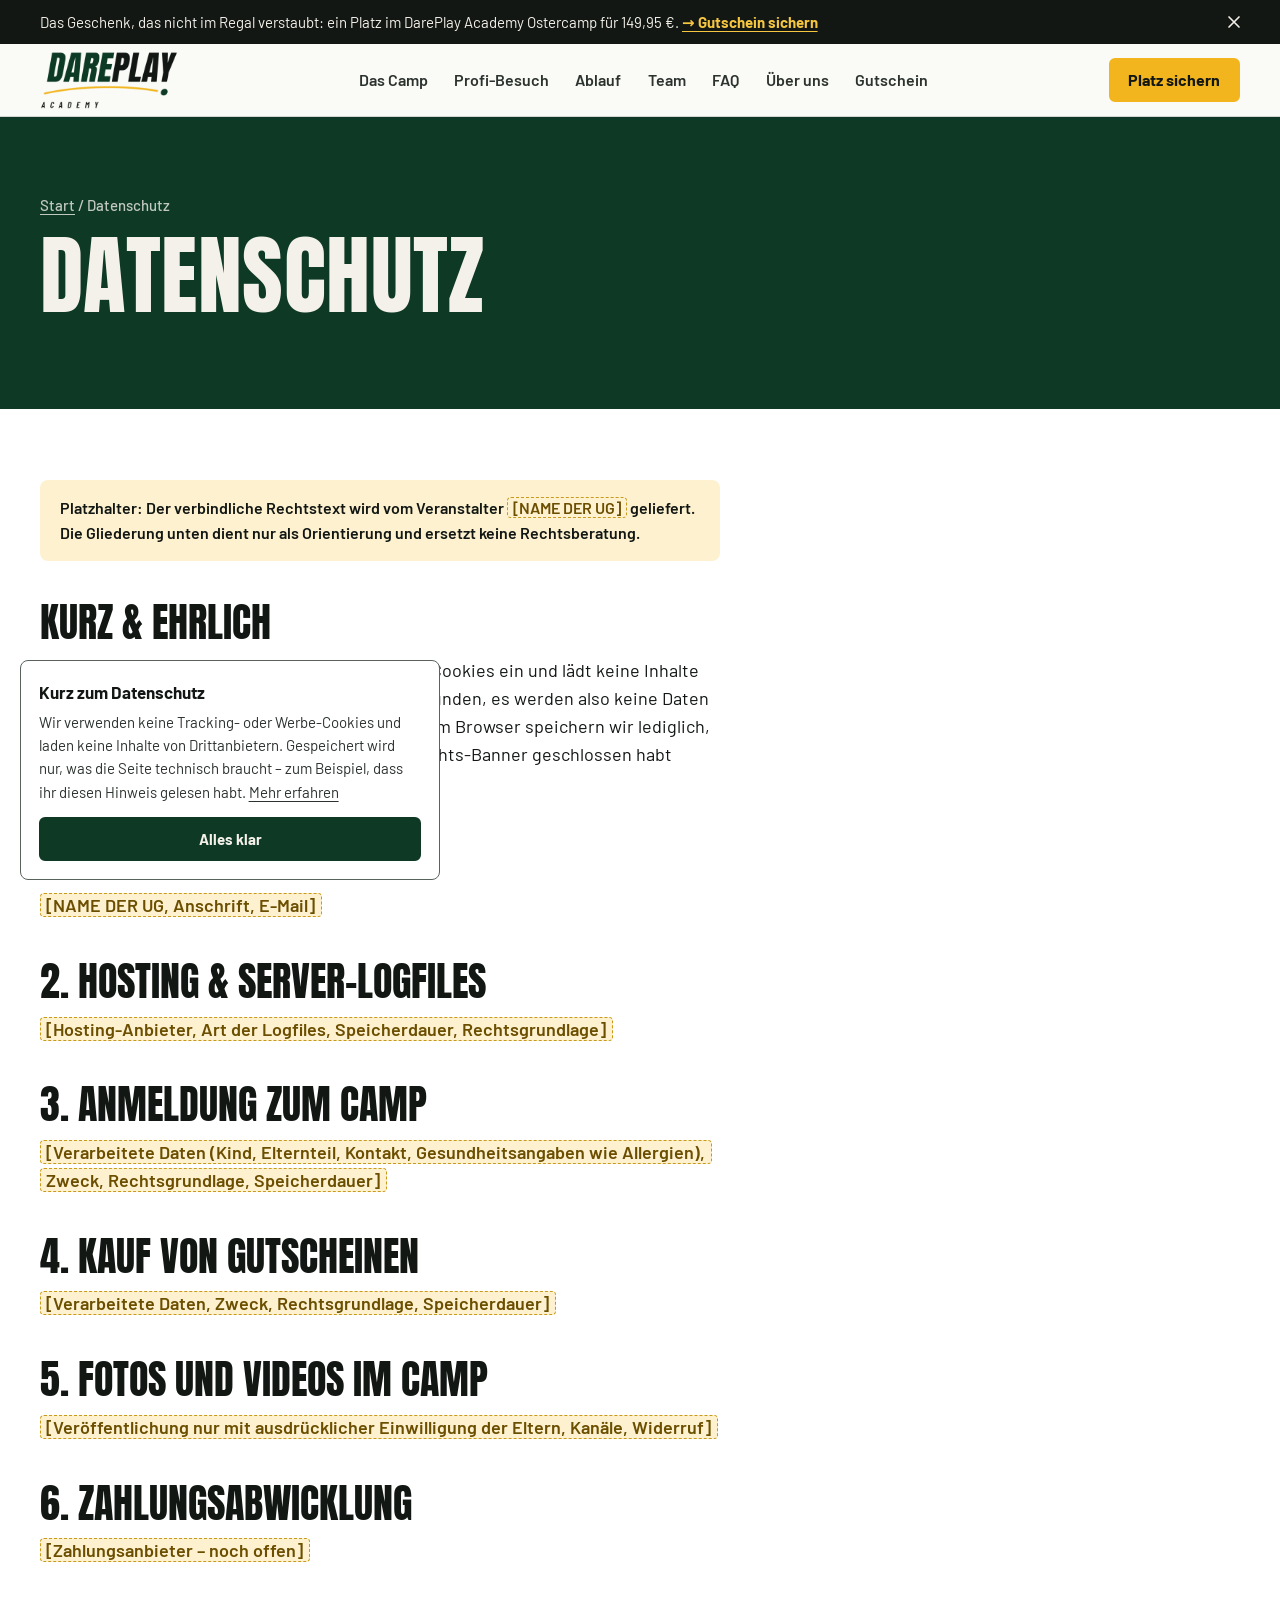
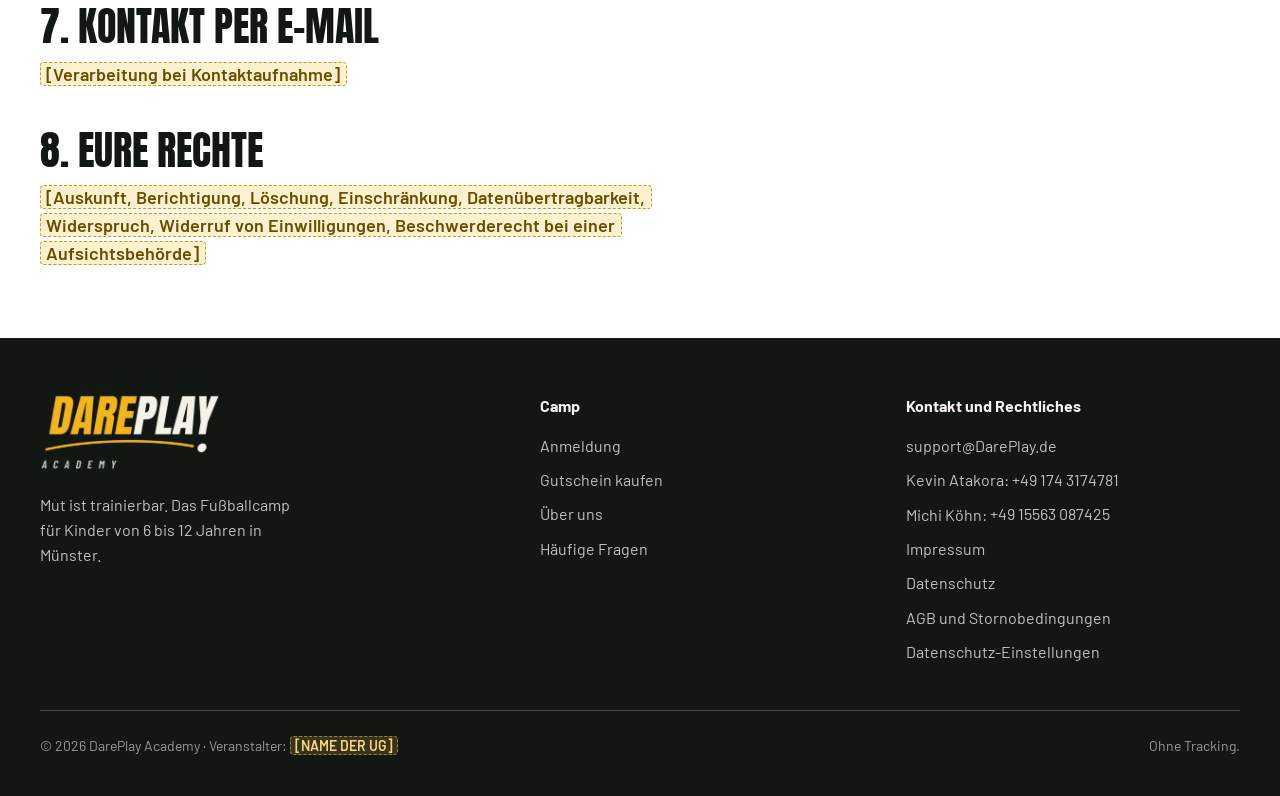
<file: datenschutz.html>
<!DOCTYPE html>
<html lang="de" class="is-draft">
<head>
  <meta charset="utf-8">
  <meta name="viewport" content="width=device-width, initial-scale=1, viewport-fit=cover">
  <title>Datenschutzerklärung | DarePlay Academy</title>
  <meta name="description" content="Datenschutzerklärung von DarePlay Academy: keine Tracking-Cookies, Schriften lokal eingebunden, transparente Verarbeitung eurer Anmeldedaten.">
  <meta name="robots" content="index, follow">
  <link rel="canonical" href="https://dareplay.de/datenschutz.html">
  <meta name="theme-color" content="#0e3a25">
  <meta property="og:type" content="website">
  <meta property="og:locale" content="de_DE">
  <meta property="og:site_name" content="DarePlay Academy">
  <meta property="og:title" content="Datenschutzerklärung | DarePlay Academy">
  <meta property="og:description" content="Datenschutzerklärung von DarePlay Academy: keine Tracking-Cookies, Schriften lokal eingebunden, transparente Verarbeitung eurer Anmeldedaten.">
  <meta property="og:image" content="https://dareplay.de/assets/img/og-image.png">
  <link rel="icon" href="assets/img/favicon.png" type="image/png">
  <link rel="apple-touch-icon" href="assets/img/apple-touch-icon.png">
  <link rel="preload" href="assets/fonts/anton-latin-400.woff2" as="font" type="font/woff2" crossorigin>
  <link rel="preload" href="assets/fonts/barlow-latin-400.woff2" as="font" type="font/woff2" crossorigin>
  <link rel="preload" href="assets/fonts/barlow-latin-700.woff2" as="font" type="font/woff2" crossorigin>
  <link rel="stylesheet" href="assets/css/styles.css">
  <script src="assets/js/config.js"></script>
  <script src="assets/js/main.js" defer></script>
</head>
<body data-root="">
<a class="skip-link" href="#main">Zum Inhalt springen</a>
<svg xmlns="http://www.w3.org/2000/svg" style="display:none" aria-hidden="true">
  <symbol id="i-arrow" viewBox="0 0 24 24"><path d="M5 12h14M13 6l6 6-6 6"/></symbol>
  <symbol id="i-check" viewBox="0 0 24 24"><path d="M20 6 9 17l-5-5"/></symbol>
  <symbol id="i-x" viewBox="0 0 24 24"><path d="M6 6l12 12M18 6 6 18"/></symbol>
  <symbol id="i-menu" viewBox="0 0 24 24"><path d="M4 7h16M4 12h16M4 17h10"/></symbol>
  <symbol id="i-star" viewBox="0 0 24 24"><path d="m12 2.8 2.8 5.7 6.3.9-4.6 4.4 1.1 6.3L12 17.1l-5.6 3 1.1-6.3L2.9 9.4l6.3-.9z"/></symbol>
  <symbol id="i-gift" viewBox="0 0 24 24"><rect x="3" y="8" width="18" height="4" rx="1"/><path d="M5 12v8a1 1 0 0 0 1 1h12a1 1 0 0 0 1-1v-8M12 8v13M12 8S10.5 3.5 8 3.5A2.25 2.25 0 0 0 8 8M12 8s1.5-4.5 4-4.5A2.25 2.25 0 0 1 16 8"/></symbol>
  <symbol id="i-users" viewBox="0 0 24 24"><circle cx="9" cy="8" r="3.5"/><path d="M2.5 20a6.5 6.5 0 0 1 13 0M16 4.6a3.5 3.5 0 0 1 0 6.8M18 14.2a6.5 6.5 0 0 1 3.5 5.8"/></symbol>
  <symbol id="i-pin" viewBox="0 0 24 24"><path d="M12 21s-7-6.2-7-11.5a7 7 0 0 1 14 0C19 14.8 12 21 12 21z"/><circle cx="12" cy="9.5" r="2.5"/></symbol>
  <symbol id="i-calendar" viewBox="0 0 24 24"><rect x="3" y="4.5" width="18" height="16.5" rx="2"/><path d="M3 9.5h18M8 2.5v4M16 2.5v4"/></symbol>
  <symbol id="i-award" viewBox="0 0 24 24"><circle cx="12" cy="9" r="6"/><path d="m8.5 13.9-1.5 7.1 5-2.6 5 2.6-1.5-7.1"/><path d="m12 6.2.9 1.8 2 .3-1.4 1.4.3 2-1.8-.9-1.8.9.3-2-1.4-1.4 2-.3z"/></symbol>
  <symbol id="i-food" viewBox="0 0 24 24"><path d="M12 7c-1.5-1.2-5-1.6-6.6.8C3.3 11 5 16.6 7.6 19.3c1.4 1.5 2.9 1.4 4.4.7 1.5.7 3 .8 4.4-.7 2.6-2.7 4.3-8.3 2.2-11.5C17 5.4 13.5 5.8 12 7z"/><path d="M12 7c0-2 1-3.5 3-4"/></symbol>
</svg>

<div class="xmas-banner" id="xmas-banner" hidden data-xmas>
  <div class="container xmas-banner__inner">
    <p>Das Geschenk, das nicht im Regal verstaubt: ein Platz im DarePlay Academy Ostercamp für 149,95&nbsp;€. <a href="gutschein.html">→&nbsp;Gutschein sichern</a></p>
    <button class="xmas-banner__close" type="button" aria-label="Hinweis schließen"><svg class="icon" aria-hidden="true"><use href="#i-x"/></svg></button>
  </div>
</div>

<header class="site-header">
  <div class="container site-header__inner">
    <a class="logo" href="index.html" aria-label="DarePlay Academy, zur Startseite">
      <img src="assets/img/logo-light.webp" alt="DarePlay Academy" width="760" height="320">
    </a>
    <nav class="nav" aria-label="Hauptnavigation">
      <ul class="nav__list">
          <li><a class="nav__link" href="index.html#philosophie">Das Camp</a></li>
          <li><a class="nav__link" href="index.html#profi">Profi-Besuch</a></li>
          <li><a class="nav__link" href="index.html#ablauf">Ablauf</a></li>
          <li><a class="nav__link" href="index.html#team">Team</a></li>
          <li><a class="nav__link" href="index.html#faq">FAQ</a></li>
          <li><a class="nav__link" href="ueber-uns.html">Über uns</a></li>
          <li data-xmas><a class="nav__link" href="gutschein.html">Gutschein</a></li>
      </ul>
    </nav>
    <a class="btn btn--primary btn--sm header-cta" href="anmeldung.html" data-waitlist-label="Warteliste"><span data-label>Platz sichern</span></a>
    <button class="menu-toggle" type="button" aria-expanded="false" aria-controls="mobile-menu" aria-label="Menü öffnen">
      <svg class="icon icon-menu" aria-hidden="true"><use href="#i-menu"/></svg>
      <svg class="icon icon-close" aria-hidden="true"><use href="#i-x"/></svg>
    </button>
  </div>
</header>
<div class="mobile-menu" id="mobile-menu">
  <nav aria-label="Mobile Navigation">
    <ul>
        <li><a href="index.html#philosophie">Das Camp</a></li>
        <li><a href="index.html#profi">Profi-Besuch</a></li>
        <li><a href="index.html#ablauf">Ablauf</a></li>
        <li><a href="index.html#team">Team</a></li>
        <li><a href="index.html#faq">FAQ</a></li>
        <li><a href="ueber-uns.html">Über uns</a></li>
        <li><a href="gutschein.html">Gutschein</a></li>
    </ul>
  </nav>
  <div class="btn-row">
    <a class="btn btn--primary btn--lg" href="anmeldung.html" data-waitlist-label="Auf die Warteliste"><span data-label>Platz sichern</span></a>
    <a class="btn btn--secondary btn--lg" href="gutschein.html">Als Geschenk verschenken</a>
  </div>
</div>

<main id="main">
  <section class="page-hero on-dark" aria-labelledby="legal-title">
    <div class="container">
      <p class="breadcrumb"><a href="index.html">Start</a> / Datenschutz</p>
      <h1 id="legal-title" class="display page-hero__title">Datenschutz</h1>
    </div>
  </section>
  <section class="section section--paper section--tight">
    <div class="container">
      <div class="prose">
        <p class="legal-note"><span>Platzhalter: Der verbindliche Rechtstext wird vom Veranstalter <span class="ph">[NAME DER UG]</span> geliefert. Die Gliederung unten dient nur als Orientierung und ersetzt keine Rechtsberatung.</span></p>

        <h2>Kurz &amp; ehrlich</h2>
        <p>Diese Website setzt keine Tracking- oder Werbe-Cookies ein und lädt keine Inhalte von Drittanbietern. Schriftarten sind lokal eingebunden, es werden also keine Daten an Google oder andere Font-Dienste übertragen. Im Browser speichern wir lediglich, ob ihr den Datenschutz-Hinweis bzw. das Weihnachts-Banner geschlossen habt (Local Storage, technisch notwendig).</p>
        <h2>1. Verantwortlicher</h2>
        <p><span class="ph">[NAME DER UG, Anschrift, E-Mail]</span></p>
        <h2>2. Hosting &amp; Server-Logfiles</h2>
        <p><span class="ph">[Hosting-Anbieter, Art der Logfiles, Speicherdauer, Rechtsgrundlage]</span></p>
        <h2>3. Anmeldung zum Camp</h2>
        <p><span class="ph">[Verarbeitete Daten (Kind, Elternteil, Kontakt, Gesundheitsangaben wie Allergien), Zweck, Rechtsgrundlage, Speicherdauer]</span></p>
        <h2>4. Kauf von Gutscheinen</h2>
        <p><span class="ph">[Verarbeitete Daten, Zweck, Rechtsgrundlage, Speicherdauer]</span></p>
        <h2>5. Fotos und Videos im Camp</h2>
        <p><span class="ph">[Veröffentlichung nur mit ausdrücklicher Einwilligung der Eltern, Kanäle, Widerruf]</span></p>
        <h2>6. Zahlungsabwicklung</h2>
        <p><span class="ph">[Zahlungsanbieter – noch offen]</span></p>
        <h2>7. Kontakt per E-Mail</h2>
        <p><span class="ph">[Verarbeitung bei Kontaktaufnahme]</span></p>
        <h2>8. Eure Rechte</h2>
        <p><span class="ph">[Auskunft, Berichtigung, Löschung, Einschränkung, Datenübertragbarkeit, Widerspruch, Widerruf von Einwilligungen, Beschwerderecht bei einer Aufsichtsbehörde]</span></p>
      </div>
    </div>
  </section>
</main>

<footer class="site-footer on-dark">
  <div class="container">
    <div class="footer__grid">
      <div>
        <a class="logo" href="index.html" aria-label="DarePlay Academy, zur Startseite">
      <img src="assets/img/logo-dark.webp" alt="DarePlay Academy" width="760" height="320">
    </a>
        <p class="footer__claim">Mut ist trainierbar. Das Fußballcamp für Kinder von 6 bis 12 Jahren in Münster.</p>
      </div>
      <div>
        <p class="footer__title">Camp</p>
        <ul class="footer__links">
          <li><a href="anmeldung.html">Anmeldung</a></li>
          <li><a href="gutschein.html">Gutschein kaufen</a></li>
          <li><a href="ueber-uns.html">Über uns</a></li>
          <li><a href="index.html#faq">Häufige Fragen</a></li>
        </ul>
      </div>
      <div>
        <p class="footer__title">Kontakt und Rechtliches</p>
        <ul class="footer__links">
          <li><a href="mailto:support@dareplay.de">support@DarePlay.de</a></li>
          <li>Kevin Atakora: <a href="tel:+491743174781">+49 174 3174781</a></li>
          <li>Michi Köhn: <a href="tel:+4915563087425">+49 15563 087425</a></li>
          <li><a href="impressum.html">Impressum</a></li>
          <li><a href="datenschutz.html">Datenschutz</a></li>
          <li><a href="agb.html">AGB und Stornobedingungen</a></li>
          <li><button type="button" data-open-consent>Datenschutz-Einstellungen</button></li>
        </ul>
      </div>
    </div>
    <div class="footer__bottom">
      <span>© <span data-year>2026</span> DarePlay Academy · Veranstalter: <span class="ph">[NAME DER UG]</span></span>
      <span>Ohne Tracking.</span>
    </div>
  </div>
</footer>
</body>
</html>
</file>
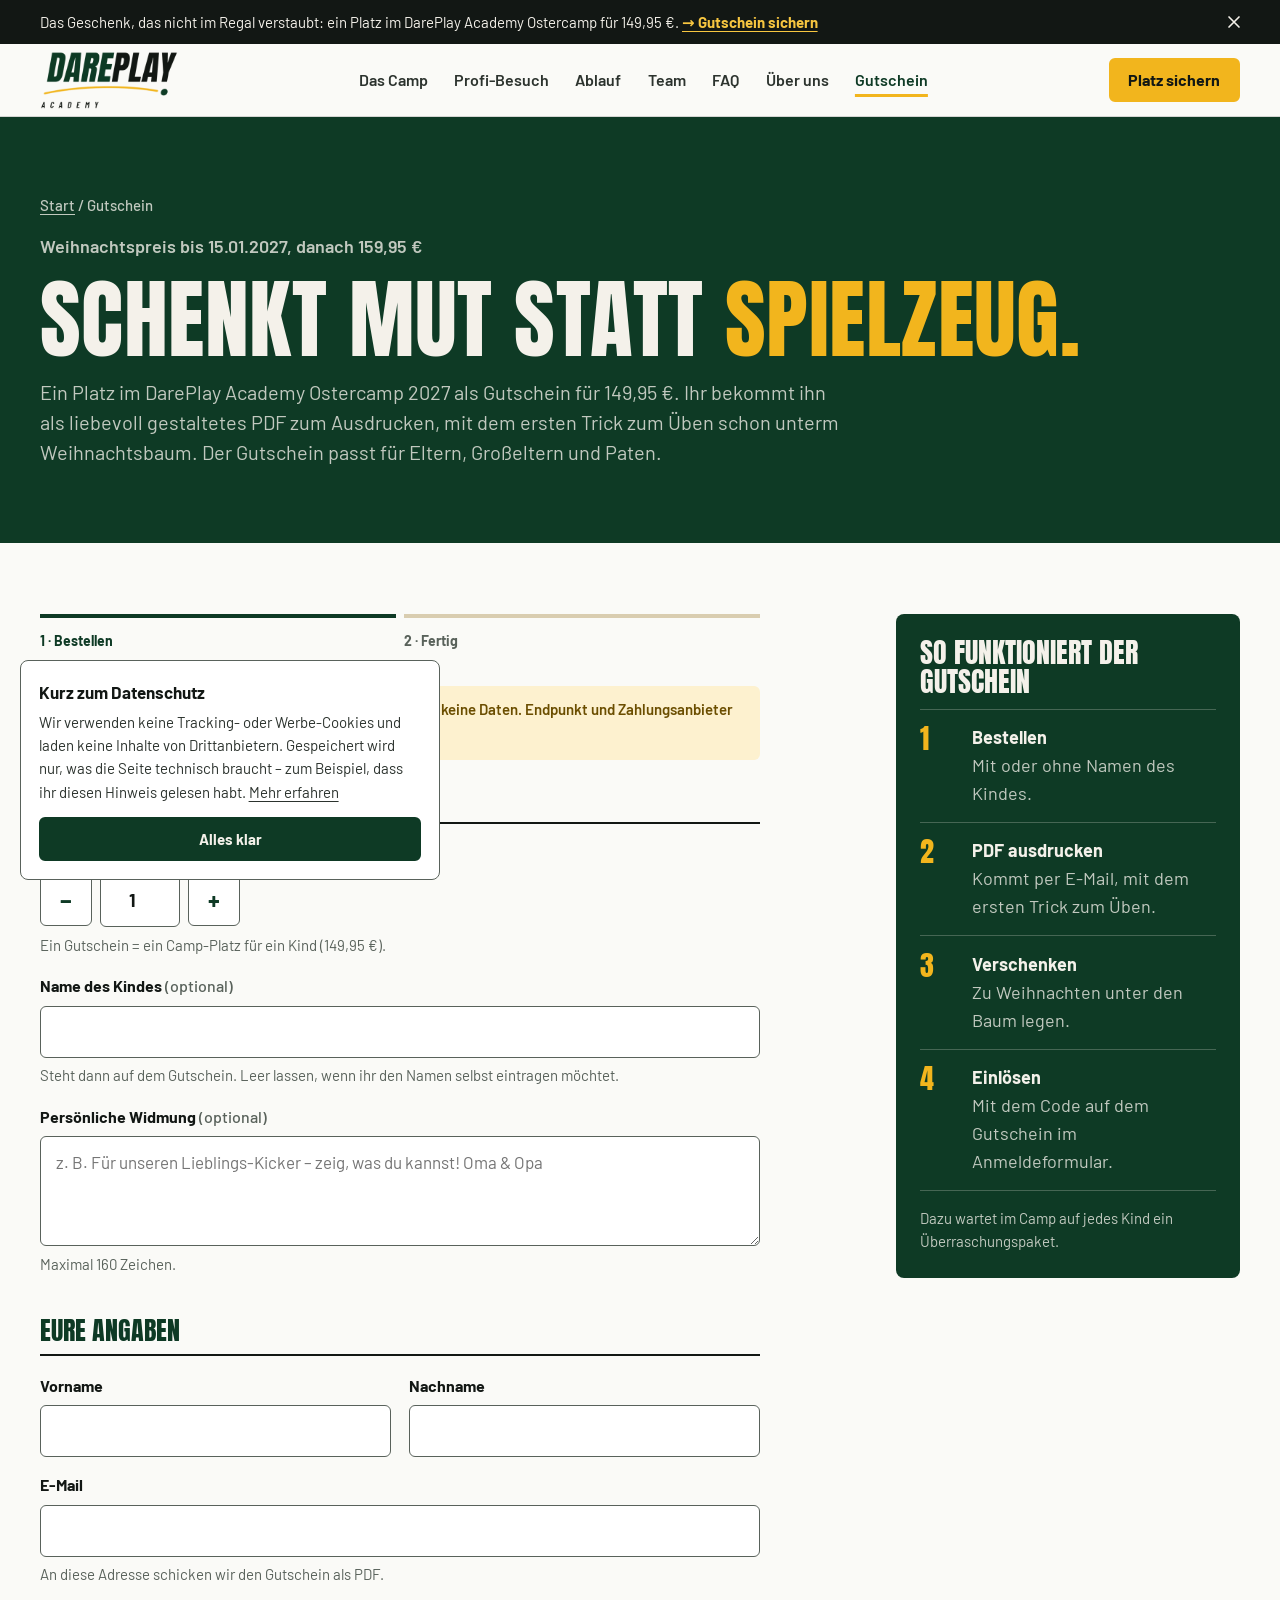
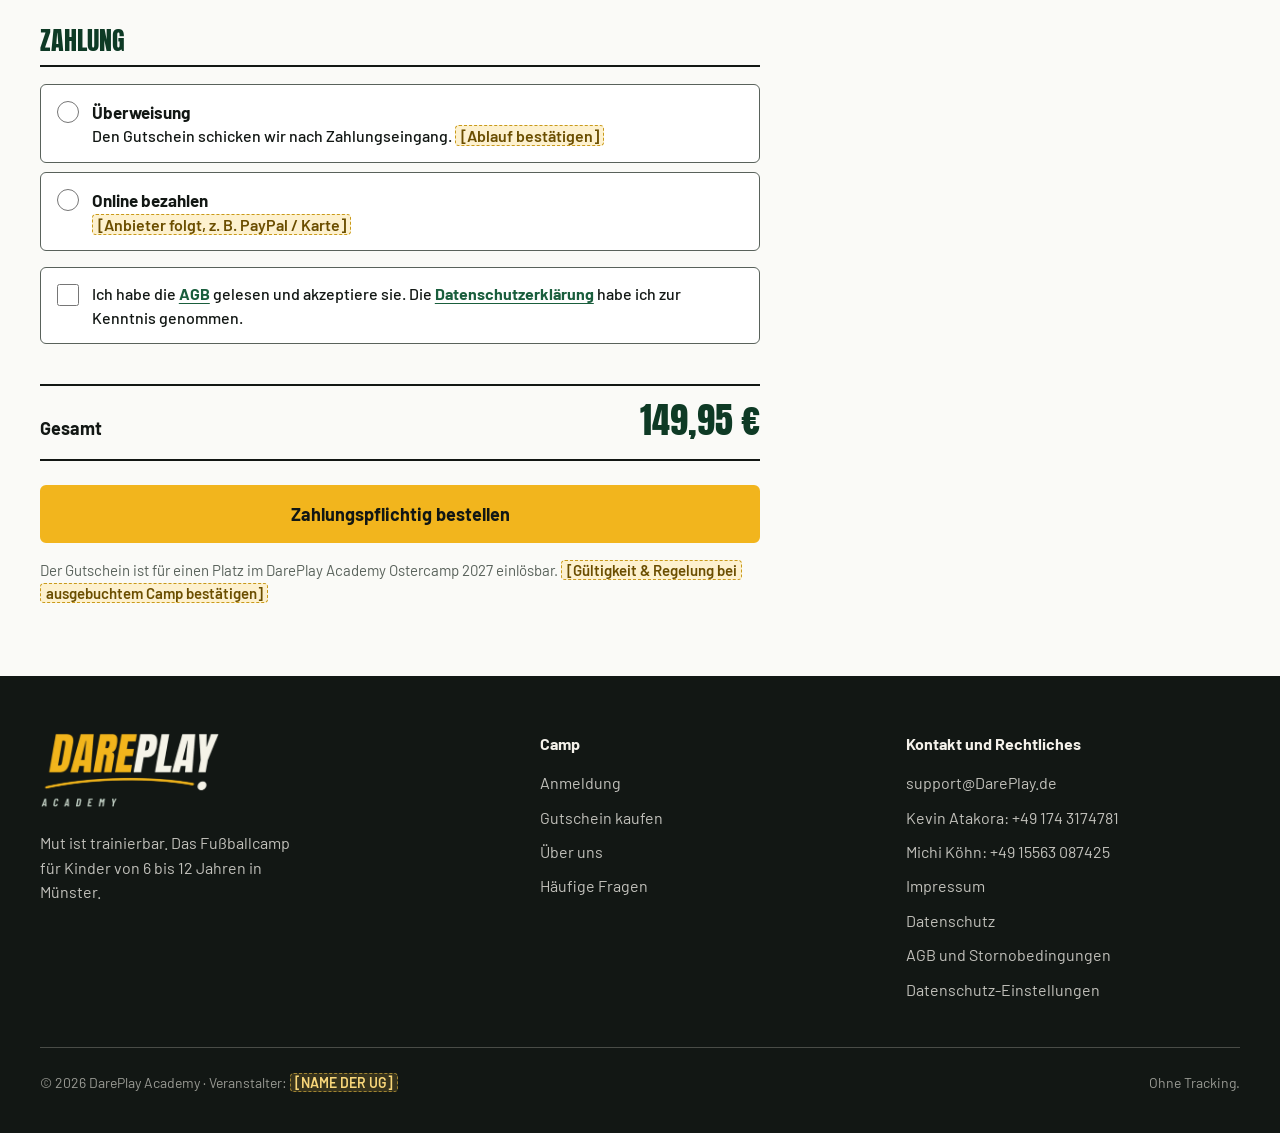
<file: gutschein.html>
<!DOCTYPE html>
<html lang="de" class="is-draft">
<head>
  <meta charset="utf-8">
  <meta name="viewport" content="width=device-width, initial-scale=1, viewport-fit=cover">
  <title>Gutschein Fußballcamp Münster: das Weihnachtsgeschenk für Kinder | DarePlay Academy</title>
  <meta name="description" content="Schenkt Mut statt Spielzeug: ein Platz im DarePlay Academy Ostercamp 2027 als Gutschein. Weihnachtspreis 149,95 € bis 15.01.2027. PDF zum Ausdrucken per E-Mail, mit dem ersten Trick zum Üben.">
  <meta name="robots" content="index, follow">
  <link rel="canonical" href="https://dareplay.de/gutschein.html">
  <meta name="theme-color" content="#0e3a25">
  <meta property="og:type" content="website">
  <meta property="og:locale" content="de_DE">
  <meta property="og:site_name" content="DarePlay Academy">
  <meta property="og:title" content="Gutschein Fußballcamp Münster: das Weihnachtsgeschenk für Kinder | DarePlay Academy">
  <meta property="og:description" content="Schenkt Mut statt Spielzeug: ein Platz im DarePlay Academy Ostercamp 2027 als Gutschein. Weihnachtspreis 149,95 € bis 15.01.2027. PDF zum Ausdrucken per E-Mail, mit dem ersten Trick zum Üben.">
  <meta property="og:image" content="https://dareplay.de/assets/img/og-image.png">
  <link rel="icon" href="assets/img/favicon.png" type="image/png">
  <link rel="apple-touch-icon" href="assets/img/apple-touch-icon.png">
  <link rel="preload" href="assets/fonts/anton-latin-400.woff2" as="font" type="font/woff2" crossorigin>
  <link rel="preload" href="assets/fonts/barlow-latin-400.woff2" as="font" type="font/woff2" crossorigin>
  <link rel="preload" href="assets/fonts/barlow-latin-700.woff2" as="font" type="font/woff2" crossorigin>
  <link rel="stylesheet" href="assets/css/styles.css">
  <script src="assets/js/config.js"></script>
  <script src="assets/js/main.js" defer></script>
</head>
<body data-root="">
<a class="skip-link" href="#main">Zum Inhalt springen</a>
<svg xmlns="http://www.w3.org/2000/svg" style="display:none" aria-hidden="true">
  <symbol id="i-arrow" viewBox="0 0 24 24"><path d="M5 12h14M13 6l6 6-6 6"/></symbol>
  <symbol id="i-check" viewBox="0 0 24 24"><path d="M20 6 9 17l-5-5"/></symbol>
  <symbol id="i-x" viewBox="0 0 24 24"><path d="M6 6l12 12M18 6 6 18"/></symbol>
  <symbol id="i-menu" viewBox="0 0 24 24"><path d="M4 7h16M4 12h16M4 17h10"/></symbol>
  <symbol id="i-star" viewBox="0 0 24 24"><path d="m12 2.8 2.8 5.7 6.3.9-4.6 4.4 1.1 6.3L12 17.1l-5.6 3 1.1-6.3L2.9 9.4l6.3-.9z"/></symbol>
  <symbol id="i-gift" viewBox="0 0 24 24"><rect x="3" y="8" width="18" height="4" rx="1"/><path d="M5 12v8a1 1 0 0 0 1 1h12a1 1 0 0 0 1-1v-8M12 8v13M12 8S10.5 3.5 8 3.5A2.25 2.25 0 0 0 8 8M12 8s1.5-4.5 4-4.5A2.25 2.25 0 0 1 16 8"/></symbol>
  <symbol id="i-users" viewBox="0 0 24 24"><circle cx="9" cy="8" r="3.5"/><path d="M2.5 20a6.5 6.5 0 0 1 13 0M16 4.6a3.5 3.5 0 0 1 0 6.8M18 14.2a6.5 6.5 0 0 1 3.5 5.8"/></symbol>
  <symbol id="i-pin" viewBox="0 0 24 24"><path d="M12 21s-7-6.2-7-11.5a7 7 0 0 1 14 0C19 14.8 12 21 12 21z"/><circle cx="12" cy="9.5" r="2.5"/></symbol>
  <symbol id="i-calendar" viewBox="0 0 24 24"><rect x="3" y="4.5" width="18" height="16.5" rx="2"/><path d="M3 9.5h18M8 2.5v4M16 2.5v4"/></symbol>
  <symbol id="i-award" viewBox="0 0 24 24"><circle cx="12" cy="9" r="6"/><path d="m8.5 13.9-1.5 7.1 5-2.6 5 2.6-1.5-7.1"/><path d="m12 6.2.9 1.8 2 .3-1.4 1.4.3 2-1.8-.9-1.8.9.3-2-1.4-1.4 2-.3z"/></symbol>
  <symbol id="i-food" viewBox="0 0 24 24"><path d="M12 7c-1.5-1.2-5-1.6-6.6.8C3.3 11 5 16.6 7.6 19.3c1.4 1.5 2.9 1.4 4.4.7 1.5.7 3 .8 4.4-.7 2.6-2.7 4.3-8.3 2.2-11.5C17 5.4 13.5 5.8 12 7z"/><path d="M12 7c0-2 1-3.5 3-4"/></symbol>
</svg>

<div class="xmas-banner" id="xmas-banner" hidden data-xmas>
  <div class="container xmas-banner__inner">
    <p>Das Geschenk, das nicht im Regal verstaubt: ein Platz im DarePlay Academy Ostercamp für 149,95&nbsp;€. <a href="gutschein.html">→&nbsp;Gutschein sichern</a></p>
    <button class="xmas-banner__close" type="button" aria-label="Hinweis schließen"><svg class="icon" aria-hidden="true"><use href="#i-x"/></svg></button>
  </div>
</div>

<header class="site-header">
  <div class="container site-header__inner">
    <a class="logo" href="index.html" aria-label="DarePlay Academy, zur Startseite">
      <img src="assets/img/logo-light.webp" alt="DarePlay Academy" width="760" height="320">
    </a>
    <nav class="nav" aria-label="Hauptnavigation">
      <ul class="nav__list">
          <li><a class="nav__link" href="index.html#philosophie">Das Camp</a></li>
          <li><a class="nav__link" href="index.html#profi">Profi-Besuch</a></li>
          <li><a class="nav__link" href="index.html#ablauf">Ablauf</a></li>
          <li><a class="nav__link" href="index.html#team">Team</a></li>
          <li><a class="nav__link" href="index.html#faq">FAQ</a></li>
          <li><a class="nav__link" href="ueber-uns.html">Über uns</a></li>
          <li data-xmas><a class="nav__link" href="gutschein.html" aria-current="page">Gutschein</a></li>
      </ul>
    </nav>
    <a class="btn btn--primary btn--sm header-cta" href="anmeldung.html" data-waitlist-label="Warteliste"><span data-label>Platz sichern</span></a>
    <button class="menu-toggle" type="button" aria-expanded="false" aria-controls="mobile-menu" aria-label="Menü öffnen">
      <svg class="icon icon-menu" aria-hidden="true"><use href="#i-menu"/></svg>
      <svg class="icon icon-close" aria-hidden="true"><use href="#i-x"/></svg>
    </button>
  </div>
</header>
<div class="mobile-menu" id="mobile-menu">
  <nav aria-label="Mobile Navigation">
    <ul>
        <li><a href="index.html#philosophie">Das Camp</a></li>
        <li><a href="index.html#profi">Profi-Besuch</a></li>
        <li><a href="index.html#ablauf">Ablauf</a></li>
        <li><a href="index.html#team">Team</a></li>
        <li><a href="index.html#faq">FAQ</a></li>
        <li><a href="ueber-uns.html">Über uns</a></li>
        <li><a href="gutschein.html" aria-current="page">Gutschein</a></li>
    </ul>
  </nav>
  <div class="btn-row">
    <a class="btn btn--primary btn--lg" href="anmeldung.html" data-waitlist-label="Auf die Warteliste"><span data-label>Platz sichern</span></a>
    <a class="btn btn--secondary btn--lg" href="gutschein.html">Als Geschenk verschenken</a>
  </div>
</div>

<main id="main">
  <section class="page-hero on-dark" aria-labelledby="voucher-title">
    <div class="container">
      <p class="breadcrumb"><a href="index.html">Start</a> / Gutschein</p>
      <p class="page-hero__info"><span data-xmas>Weihnachtspreis bis 15.01.2027, danach 159,95 €</span><span data-after-xmas>Geschenkgutschein</span></p>
      <h1 id="voucher-title" class="display page-hero__title">Schenkt Mut statt <span class="accent">Spielzeug.</span></h1>
      <p class="lead">Ein Platz im DarePlay Academy Ostercamp 2027 als Gutschein für <span data-xmas>149,95&nbsp;€</span><span data-after-xmas>159,95&nbsp;€</span>. Ihr bekommt ihn als liebevoll gestaltetes PDF zum Ausdrucken, mit dem ersten Trick zum Üben<span data-xmas> schon unterm Weihnachtsbaum</span>. Der Gutschein passt für Eltern, Großeltern und Paten.</p>
    </div>
  </section>

  <section class="section section--tight">
    <div class="container form-layout">

      <div class="form-card">
        <ol class="progress" aria-label="Fortschritt">
          <li class="is-active"><span></span><small>1 · Bestellen</small></li>
          <li><span></span><small>2 · Fertig</small></li>
        </ol>

        <div class="form-step" data-step="1">
          <p class="demo-note" data-demo-note hidden>Demo-Modus: Das Formular funktioniert, sendet aber noch keine Daten. Endpunkt und Zahlungsanbieter werden in <code>assets/js/config.js</code> eingetragen.</p>
          <form id="form-gutschein" novalidate>
            <div class="form-alert" role="alert"></div>
            <input type="hidden" name="quelle" value="website">

            <fieldset class="fieldset">
              <legend>Euer Gutschein</legend>
              <div class="fields">
                <div class="field">
                  <label for="anzahl">Anzahl Gutscheine</label>
                  <div class="qty">
                    <button type="button" data-qty="-1" aria-label="Einen weniger">−</button>
                    <input class="input" id="anzahl" name="anzahl" type="number" min="1" max="10" value="1" inputmode="numeric">
                    <button type="button" data-qty="1" aria-label="Einen mehr">+</button>
                  </div>
                  <p class="field__hint">Ein Gutschein = ein Camp-Platz für ein Kind (<span data-xmas>149,95&nbsp;€</span><span data-after-xmas>159,95&nbsp;€</span>).</p>
                </div>
                <div class="field">
                  <label for="beschenkter">Name des Kindes <span class="opt">(optional)</span></label>
                  <input class="input" id="beschenkter" name="beschenkter" autocomplete="off" maxlength="60">
                  <p class="field__hint">Steht dann auf dem Gutschein. Leer lassen, wenn ihr den Namen selbst eintragen möchtet.</p>
                </div>
                <div class="field">
                  <label for="widmung">Persönliche Widmung <span class="opt">(optional)</span></label>
                  <textarea class="textarea" id="widmung" name="widmung" maxlength="160" placeholder="z. B. Für unseren Lieblings-Kicker – zeig, was du kannst! Oma &amp; Opa"></textarea>
                  <p class="field__hint">Maximal 160 Zeichen.</p>
                </div>
              </div>
            </fieldset>

            <fieldset class="fieldset">
              <legend>Eure Angaben</legend>
              <div class="fields fields--2">
                <div class="field">
                  <label for="kaeufer_vorname">Vorname</label>
                  <input class="input" id="kaeufer_vorname" name="kaeufer_vorname" autocomplete="given-name" required>
                  <p class="field__error"></p>
                </div>
                <div class="field">
                  <label for="kaeufer_nachname">Nachname</label>
                  <input class="input" id="kaeufer_nachname" name="kaeufer_nachname" autocomplete="family-name" required>
                  <p class="field__error"></p>
                </div>
              </div>
              <div class="field" style="margin-top:1rem">
                <label for="kaeufer_email">E-Mail</label>
                <input class="input" id="kaeufer_email" name="kaeufer_email" type="email" autocomplete="email" inputmode="email" required>
                <p class="field__hint">An diese Adresse schicken wir den Gutschein als PDF.</p>
                <p class="field__error"></p>
              </div>
            </fieldset>

            <fieldset class="fieldset">
              <legend>Zahlung</legend>
              <div class="field">
                <span class="field__label visually-hidden" id="vzahlung-label">Zahlungsart</span>
                <div class="choice-group" role="radiogroup" aria-labelledby="vzahlung-label">
                  <label class="choice"><input type="radio" name="zahlungsart" value="Überweisung" required data-msg="Bitte wählt eine Zahlungsart."><span><strong>Überweisung</strong>Den Gutschein schicken wir nach Zahlungseingang. <span class="ph">[Ablauf bestätigen]</span></span></label>
                  <label class="choice"><input type="radio" name="zahlungsart" value="Online-Zahlung"><span><strong>Online bezahlen</strong><span class="ph">[Anbieter folgt, z. B. PayPal / Karte]</span></span></label>
                </div>
                <p class="field__error"></p>
              </div>
              <div class="field" style="margin-top:1rem">
                <label class="choice"><input type="checkbox" name="agb_datenschutz" value="ja" required data-msg="Bitte stimmt den AGB und der Datenschutzerklärung zu."><span>Ich habe die <a href="agb.html" target="_blank">AGB</a> gelesen und akzeptiere sie. Die <a href="datenschutz.html" target="_blank">Datenschutzerklärung</a> habe ich zur Kenntnis genommen.</span></label>
                <p class="field__error"></p>
              </div>
            </fieldset>

            <div class="total"><span>Gesamt</span><strong data-total>149,95&nbsp;€</strong></div>
            <button class="btn btn--primary btn--lg btn--block" type="submit"><span data-label>Zahlungspflichtig bestellen</span></button>
            <p class="form-note">Der Gutschein ist für einen Platz im DarePlay Academy Ostercamp 2027 einlösbar. <span class="ph">[Gültigkeit &amp; Regelung bei ausgebuchtem Camp bestätigen]</span></p>
          </form>
        </div>

        <div class="form-step success" data-step="2" hidden>
          <h2 class="display h2">Danke für eure Bestellung</h2>
          <p>Eure Bestellung ist eingegangen. Die Bestätigung geht an <strong data-buyer-email></strong>. Den Gutschein als PDF bekommt ihr <span class="ph">[nach Zahlungseingang / sofort – bestätigen]</span> per E-Mail.</p>
          <div class="summary-box"><dl id="voucher-summary"></dl></div>
          <div class="btn-row" style="justify-content:center;margin-top:2rem">
            <a class="btn btn--secondary" href="index.html">Zur Startseite</a>
          </div>
        </div>
      </div>

      <aside class="aside-card on-dark" aria-label="So funktioniert der Gutschein">
        <h2>So funktioniert der Gutschein</h2>
        <ol class="steps" style="margin-top:0">
          <li><span><strong>Bestellen</strong>Mit oder ohne Namen des Kindes.</span></li>
          <li><span><strong>PDF ausdrucken</strong>Kommt per E-Mail, mit dem ersten Trick zum Üben.</span></li>
          <li><span><strong>Verschenken</strong><span data-xmas>Zu Weihnachten unter den Baum legen.</span><span data-after-xmas>Zum Geburtstag, zu Ostern oder einfach so.</span></span></li>
          <li><span><strong>Einlösen</strong>Mit dem Code auf dem Gutschein im Anmeldeformular.</span></li>
        </ol>
        <p class="aside-card__small">Dazu wartet im Camp auf jedes Kind ein Überraschungspaket.</p>
      </aside>

    </div>
  </section>
</main>

<footer class="site-footer on-dark">
  <div class="container">
    <div class="footer__grid">
      <div>
        <a class="logo" href="index.html" aria-label="DarePlay Academy, zur Startseite">
      <img src="assets/img/logo-dark.webp" alt="DarePlay Academy" width="760" height="320">
    </a>
        <p class="footer__claim">Mut ist trainierbar. Das Fußballcamp für Kinder von 6 bis 12 Jahren in Münster.</p>
      </div>
      <div>
        <p class="footer__title">Camp</p>
        <ul class="footer__links">
          <li><a href="anmeldung.html">Anmeldung</a></li>
          <li><a href="gutschein.html">Gutschein kaufen</a></li>
          <li><a href="ueber-uns.html">Über uns</a></li>
          <li><a href="index.html#faq">Häufige Fragen</a></li>
        </ul>
      </div>
      <div>
        <p class="footer__title">Kontakt und Rechtliches</p>
        <ul class="footer__links">
          <li><a href="mailto:support@dareplay.de">support@DarePlay.de</a></li>
          <li>Kevin Atakora: <a href="tel:+491743174781">+49 174 3174781</a></li>
          <li>Michi Köhn: <a href="tel:+4915563087425">+49 15563 087425</a></li>
          <li><a href="impressum.html">Impressum</a></li>
          <li><a href="datenschutz.html">Datenschutz</a></li>
          <li><a href="agb.html">AGB und Stornobedingungen</a></li>
          <li><button type="button" data-open-consent>Datenschutz-Einstellungen</button></li>
        </ul>
      </div>
    </div>
    <div class="footer__bottom">
      <span>© <span data-year>2026</span> DarePlay Academy · Veranstalter: <span class="ph">[NAME DER UG]</span></span>
      <span>Ohne Tracking.</span>
    </div>
  </div>
</footer>
</body>
</html>
</file>
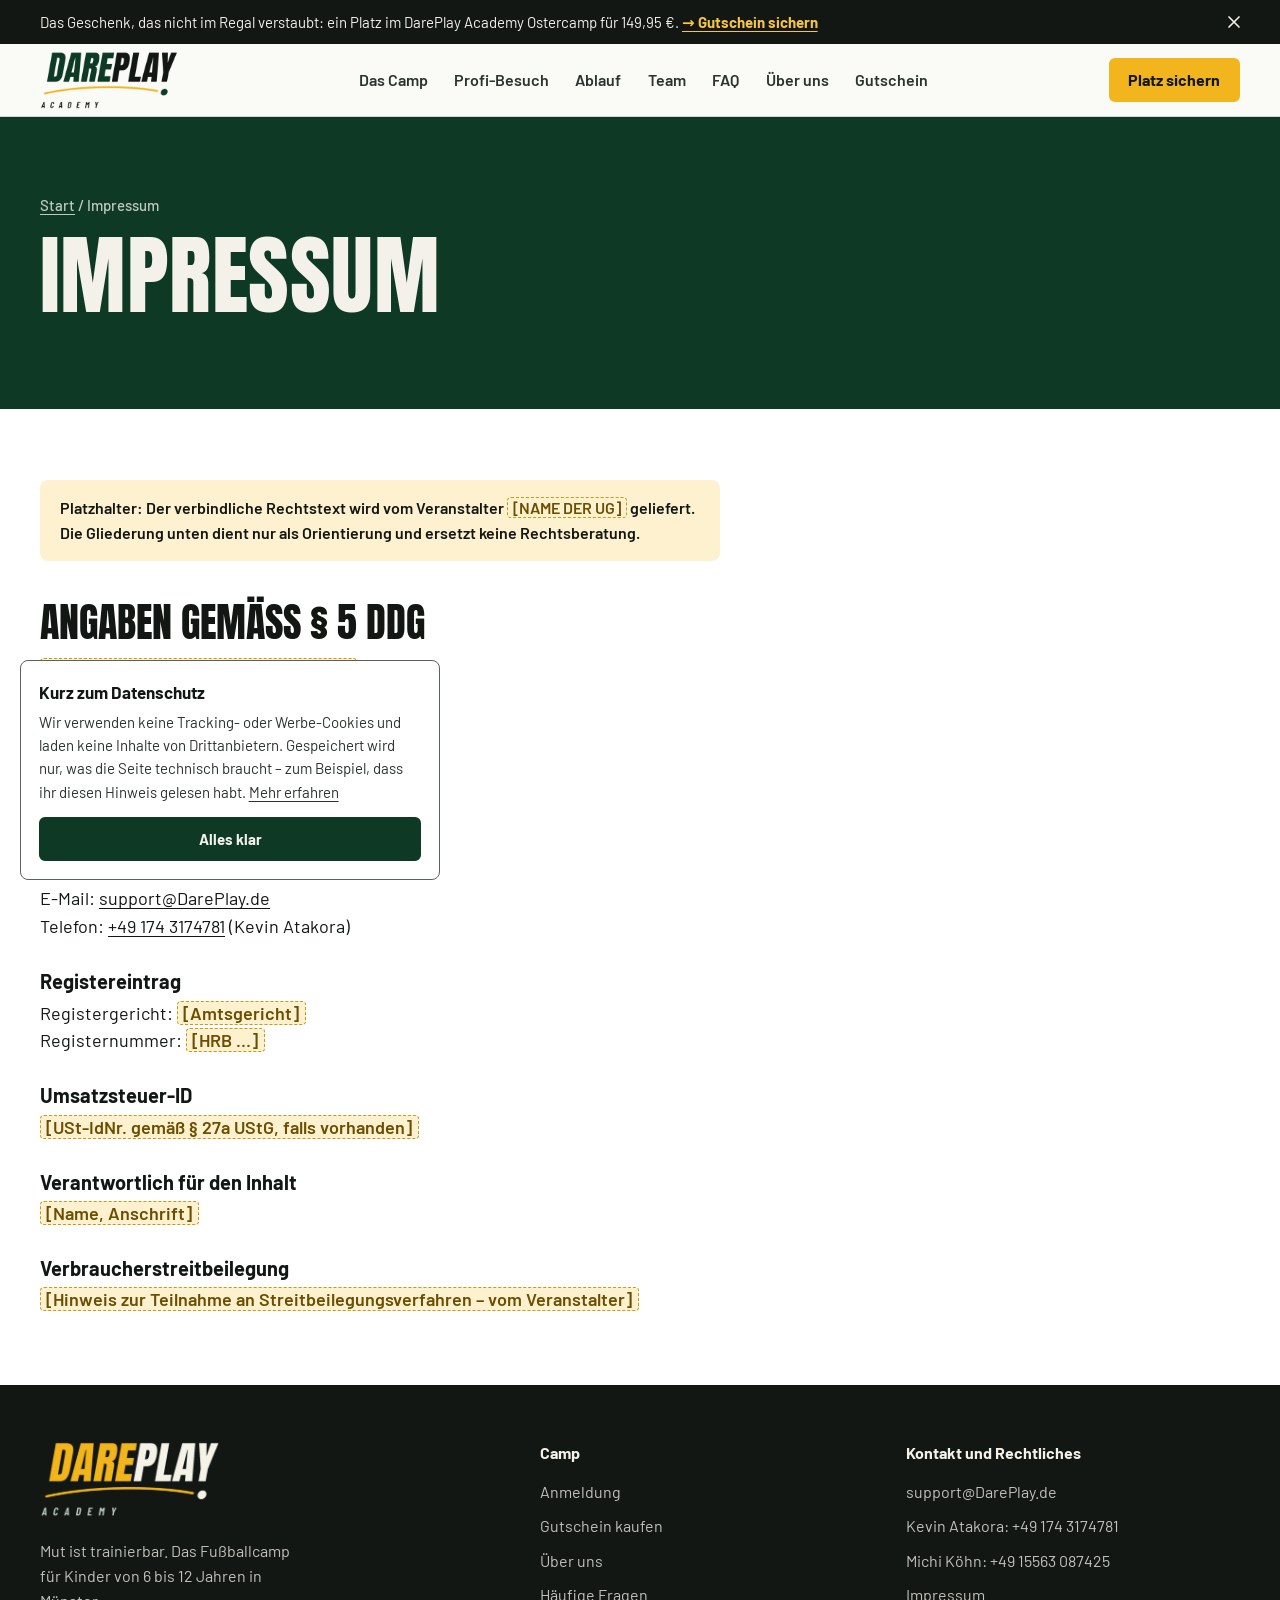
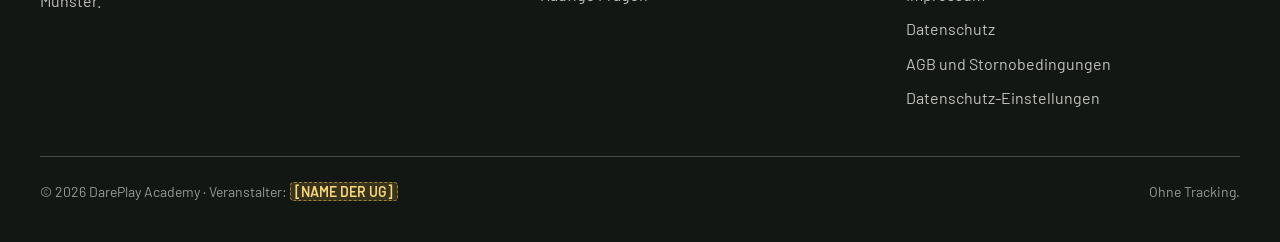
<file: impressum.html>
<!DOCTYPE html>
<html lang="de" class="is-draft">
<head>
  <meta charset="utf-8">
  <meta name="viewport" content="width=device-width, initial-scale=1, viewport-fit=cover">
  <title>Impressum | DarePlay Academy</title>
  <meta name="description" content="Impressum von DarePlay Academy, Fußballcamp für Kinder in Münster.">
  <meta name="robots" content="index, follow">
  <link rel="canonical" href="https://dareplay.de/impressum.html">
  <meta name="theme-color" content="#0e3a25">
  <meta property="og:type" content="website">
  <meta property="og:locale" content="de_DE">
  <meta property="og:site_name" content="DarePlay Academy">
  <meta property="og:title" content="Impressum | DarePlay Academy">
  <meta property="og:description" content="Impressum von DarePlay Academy, Fußballcamp für Kinder in Münster.">
  <meta property="og:image" content="https://dareplay.de/assets/img/og-image.png">
  <link rel="icon" href="assets/img/favicon.png" type="image/png">
  <link rel="apple-touch-icon" href="assets/img/apple-touch-icon.png">
  <link rel="preload" href="assets/fonts/anton-latin-400.woff2" as="font" type="font/woff2" crossorigin>
  <link rel="preload" href="assets/fonts/barlow-latin-400.woff2" as="font" type="font/woff2" crossorigin>
  <link rel="preload" href="assets/fonts/barlow-latin-700.woff2" as="font" type="font/woff2" crossorigin>
  <link rel="stylesheet" href="assets/css/styles.css">
  <script src="assets/js/config.js"></script>
  <script src="assets/js/main.js" defer></script>
</head>
<body data-root="">
<a class="skip-link" href="#main">Zum Inhalt springen</a>
<svg xmlns="http://www.w3.org/2000/svg" style="display:none" aria-hidden="true">
  <symbol id="i-arrow" viewBox="0 0 24 24"><path d="M5 12h14M13 6l6 6-6 6"/></symbol>
  <symbol id="i-check" viewBox="0 0 24 24"><path d="M20 6 9 17l-5-5"/></symbol>
  <symbol id="i-x" viewBox="0 0 24 24"><path d="M6 6l12 12M18 6 6 18"/></symbol>
  <symbol id="i-menu" viewBox="0 0 24 24"><path d="M4 7h16M4 12h16M4 17h10"/></symbol>
  <symbol id="i-star" viewBox="0 0 24 24"><path d="m12 2.8 2.8 5.7 6.3.9-4.6 4.4 1.1 6.3L12 17.1l-5.6 3 1.1-6.3L2.9 9.4l6.3-.9z"/></symbol>
  <symbol id="i-gift" viewBox="0 0 24 24"><rect x="3" y="8" width="18" height="4" rx="1"/><path d="M5 12v8a1 1 0 0 0 1 1h12a1 1 0 0 0 1-1v-8M12 8v13M12 8S10.5 3.5 8 3.5A2.25 2.25 0 0 0 8 8M12 8s1.5-4.5 4-4.5A2.25 2.25 0 0 1 16 8"/></symbol>
  <symbol id="i-users" viewBox="0 0 24 24"><circle cx="9" cy="8" r="3.5"/><path d="M2.5 20a6.5 6.5 0 0 1 13 0M16 4.6a3.5 3.5 0 0 1 0 6.8M18 14.2a6.5 6.5 0 0 1 3.5 5.8"/></symbol>
  <symbol id="i-pin" viewBox="0 0 24 24"><path d="M12 21s-7-6.2-7-11.5a7 7 0 0 1 14 0C19 14.8 12 21 12 21z"/><circle cx="12" cy="9.5" r="2.5"/></symbol>
  <symbol id="i-calendar" viewBox="0 0 24 24"><rect x="3" y="4.5" width="18" height="16.5" rx="2"/><path d="M3 9.5h18M8 2.5v4M16 2.5v4"/></symbol>
  <symbol id="i-award" viewBox="0 0 24 24"><circle cx="12" cy="9" r="6"/><path d="m8.5 13.9-1.5 7.1 5-2.6 5 2.6-1.5-7.1"/><path d="m12 6.2.9 1.8 2 .3-1.4 1.4.3 2-1.8-.9-1.8.9.3-2-1.4-1.4 2-.3z"/></symbol>
  <symbol id="i-food" viewBox="0 0 24 24"><path d="M12 7c-1.5-1.2-5-1.6-6.6.8C3.3 11 5 16.6 7.6 19.3c1.4 1.5 2.9 1.4 4.4.7 1.5.7 3 .8 4.4-.7 2.6-2.7 4.3-8.3 2.2-11.5C17 5.4 13.5 5.8 12 7z"/><path d="M12 7c0-2 1-3.5 3-4"/></symbol>
</svg>

<div class="xmas-banner" id="xmas-banner" hidden data-xmas>
  <div class="container xmas-banner__inner">
    <p>Das Geschenk, das nicht im Regal verstaubt: ein Platz im DarePlay Academy Ostercamp für 149,95&nbsp;€. <a href="gutschein.html">→&nbsp;Gutschein sichern</a></p>
    <button class="xmas-banner__close" type="button" aria-label="Hinweis schließen"><svg class="icon" aria-hidden="true"><use href="#i-x"/></svg></button>
  </div>
</div>

<header class="site-header">
  <div class="container site-header__inner">
    <a class="logo" href="index.html" aria-label="DarePlay Academy, zur Startseite">
      <img src="assets/img/logo-light.webp" alt="DarePlay Academy" width="760" height="320">
    </a>
    <nav class="nav" aria-label="Hauptnavigation">
      <ul class="nav__list">
          <li><a class="nav__link" href="index.html#philosophie">Das Camp</a></li>
          <li><a class="nav__link" href="index.html#profi">Profi-Besuch</a></li>
          <li><a class="nav__link" href="index.html#ablauf">Ablauf</a></li>
          <li><a class="nav__link" href="index.html#team">Team</a></li>
          <li><a class="nav__link" href="index.html#faq">FAQ</a></li>
          <li><a class="nav__link" href="ueber-uns.html">Über uns</a></li>
          <li data-xmas><a class="nav__link" href="gutschein.html">Gutschein</a></li>
      </ul>
    </nav>
    <a class="btn btn--primary btn--sm header-cta" href="anmeldung.html" data-waitlist-label="Warteliste"><span data-label>Platz sichern</span></a>
    <button class="menu-toggle" type="button" aria-expanded="false" aria-controls="mobile-menu" aria-label="Menü öffnen">
      <svg class="icon icon-menu" aria-hidden="true"><use href="#i-menu"/></svg>
      <svg class="icon icon-close" aria-hidden="true"><use href="#i-x"/></svg>
    </button>
  </div>
</header>
<div class="mobile-menu" id="mobile-menu">
  <nav aria-label="Mobile Navigation">
    <ul>
        <li><a href="index.html#philosophie">Das Camp</a></li>
        <li><a href="index.html#profi">Profi-Besuch</a></li>
        <li><a href="index.html#ablauf">Ablauf</a></li>
        <li><a href="index.html#team">Team</a></li>
        <li><a href="index.html#faq">FAQ</a></li>
        <li><a href="ueber-uns.html">Über uns</a></li>
        <li><a href="gutschein.html">Gutschein</a></li>
    </ul>
  </nav>
  <div class="btn-row">
    <a class="btn btn--primary btn--lg" href="anmeldung.html" data-waitlist-label="Auf die Warteliste"><span data-label>Platz sichern</span></a>
    <a class="btn btn--secondary btn--lg" href="gutschein.html">Als Geschenk verschenken</a>
  </div>
</div>

<main id="main">
  <section class="page-hero on-dark" aria-labelledby="legal-title">
    <div class="container">
      <p class="breadcrumb"><a href="index.html">Start</a> / Impressum</p>
      <h1 id="legal-title" class="display page-hero__title">Impressum</h1>
    </div>
  </section>
  <section class="section section--paper section--tight">
    <div class="container">
      <div class="prose">
        <p class="legal-note"><span>Platzhalter: Der verbindliche Rechtstext wird vom Veranstalter <span class="ph">[NAME DER UG]</span> geliefert. Die Gliederung unten dient nur als Orientierung und ersetzt keine Rechtsberatung.</span></p>

        <h2>Angaben gemäß § 5 DDG</h2>
        <p><span class="ph">[NAME DER UG] (haftungsbeschränkt)</span><br>
        <span class="ph">[Straße und Hausnummer]</span><br>
        <span class="ph">[PLZ] Münster</span></p>
        <h3>Vertreten durch</h3>
        <p><span class="ph">[Geschäftsführer/in]</span></p>
        <h3>Kontakt</h3>
        <p>E-Mail: <a href="mailto:support@dareplay.de">support@DarePlay.de</a><br>Telefon: <a href="tel:+491743174781">+49 174 3174781</a> (Kevin Atakora)</p>
        <h3>Registereintrag</h3>
        <p>Registergericht: <span class="ph">[Amtsgericht]</span><br>Registernummer: <span class="ph">[HRB …]</span></p>
        <h3>Umsatzsteuer-ID</h3>
        <p><span class="ph">[USt-IdNr. gemäß § 27a UStG, falls vorhanden]</span></p>
        <h3>Verantwortlich für den Inhalt</h3>
        <p><span class="ph">[Name, Anschrift]</span></p>
        <h3>Verbraucherstreitbeilegung</h3>
        <p><span class="ph">[Hinweis zur Teilnahme an Streitbeilegungsverfahren – vom Veranstalter]</span></p>
      </div>
    </div>
  </section>
</main>

<footer class="site-footer on-dark">
  <div class="container">
    <div class="footer__grid">
      <div>
        <a class="logo" href="index.html" aria-label="DarePlay Academy, zur Startseite">
      <img src="assets/img/logo-dark.webp" alt="DarePlay Academy" width="760" height="320">
    </a>
        <p class="footer__claim">Mut ist trainierbar. Das Fußballcamp für Kinder von 6 bis 12 Jahren in Münster.</p>
      </div>
      <div>
        <p class="footer__title">Camp</p>
        <ul class="footer__links">
          <li><a href="anmeldung.html">Anmeldung</a></li>
          <li><a href="gutschein.html">Gutschein kaufen</a></li>
          <li><a href="ueber-uns.html">Über uns</a></li>
          <li><a href="index.html#faq">Häufige Fragen</a></li>
        </ul>
      </div>
      <div>
        <p class="footer__title">Kontakt und Rechtliches</p>
        <ul class="footer__links">
          <li><a href="mailto:support@dareplay.de">support@DarePlay.de</a></li>
          <li>Kevin Atakora: <a href="tel:+491743174781">+49 174 3174781</a></li>
          <li>Michi Köhn: <a href="tel:+4915563087425">+49 15563 087425</a></li>
          <li><a href="impressum.html">Impressum</a></li>
          <li><a href="datenschutz.html">Datenschutz</a></li>
          <li><a href="agb.html">AGB und Stornobedingungen</a></li>
          <li><button type="button" data-open-consent>Datenschutz-Einstellungen</button></li>
        </ul>
      </div>
    </div>
    <div class="footer__bottom">
      <span>© <span data-year>2026</span> DarePlay Academy · Veranstalter: <span class="ph">[NAME DER UG]</span></span>
      <span>Ohne Tracking.</span>
    </div>
  </div>
</footer>
</body>
</html>
</file>
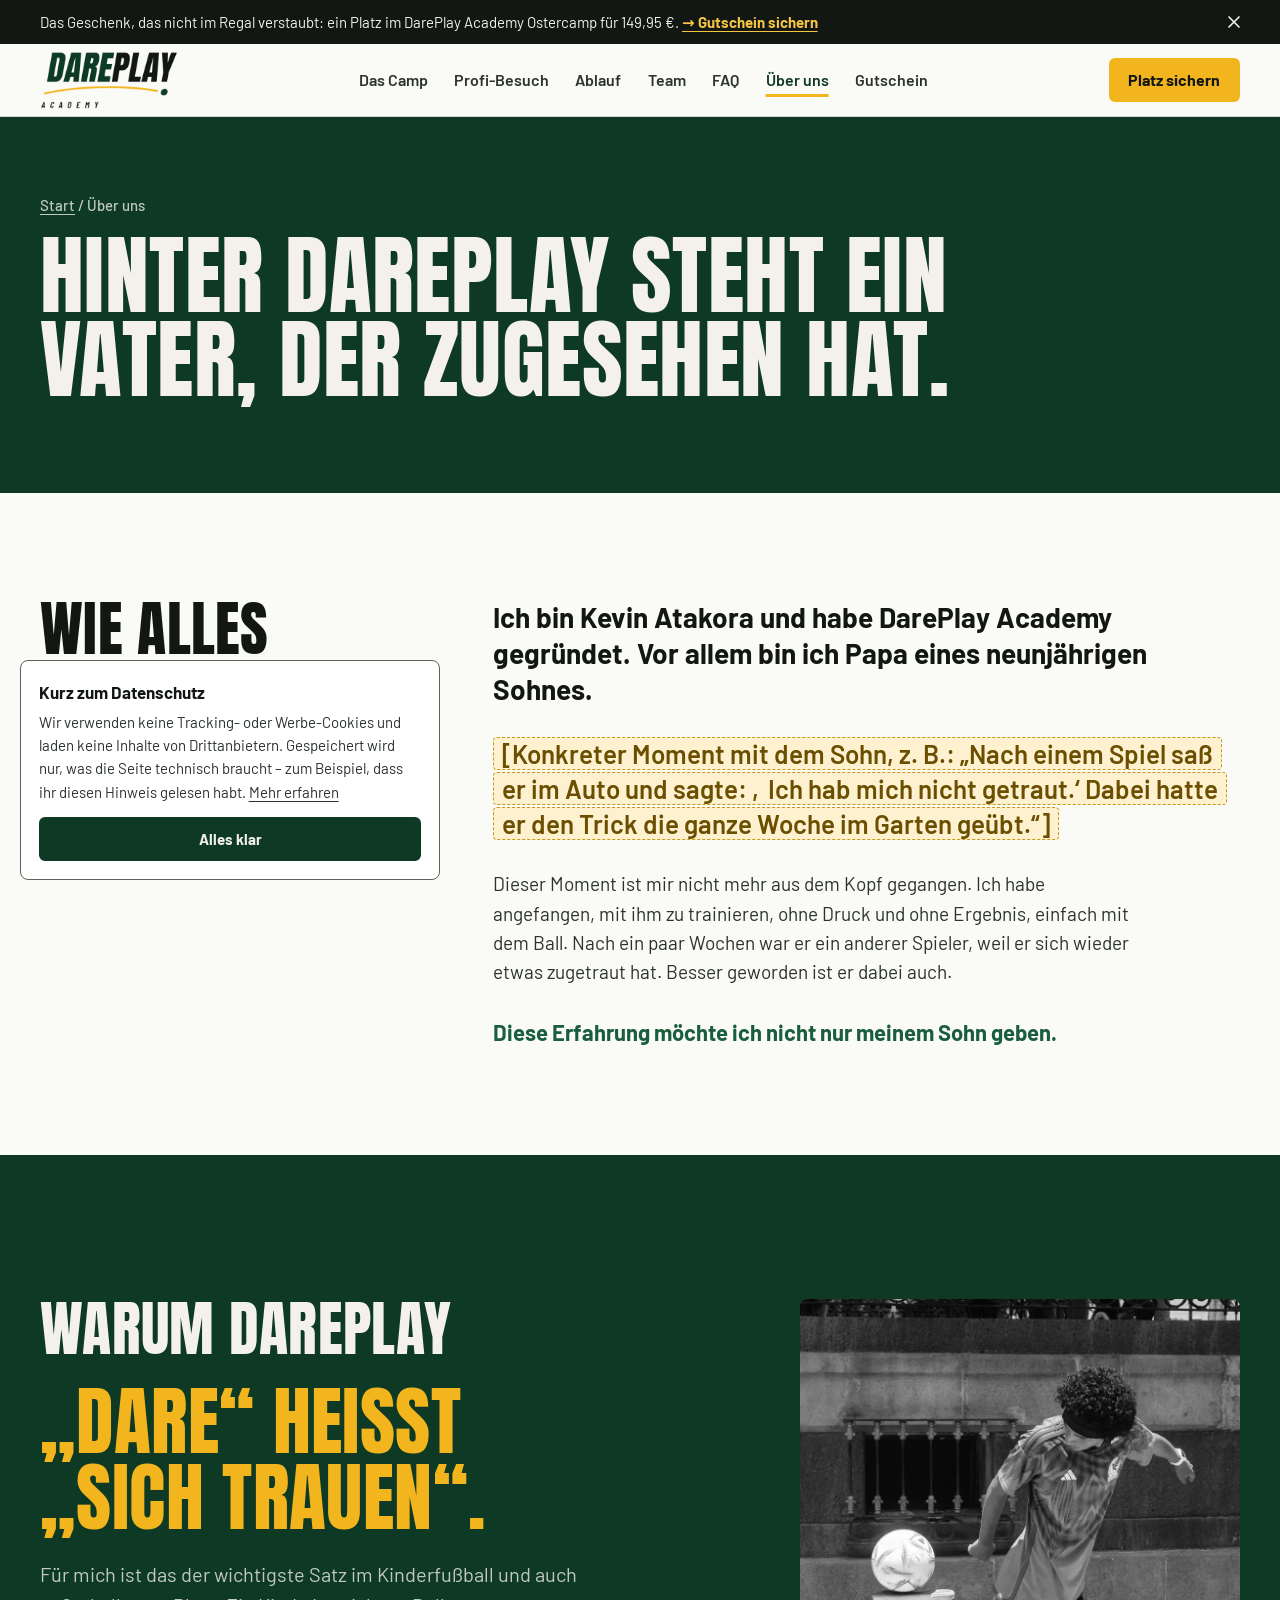
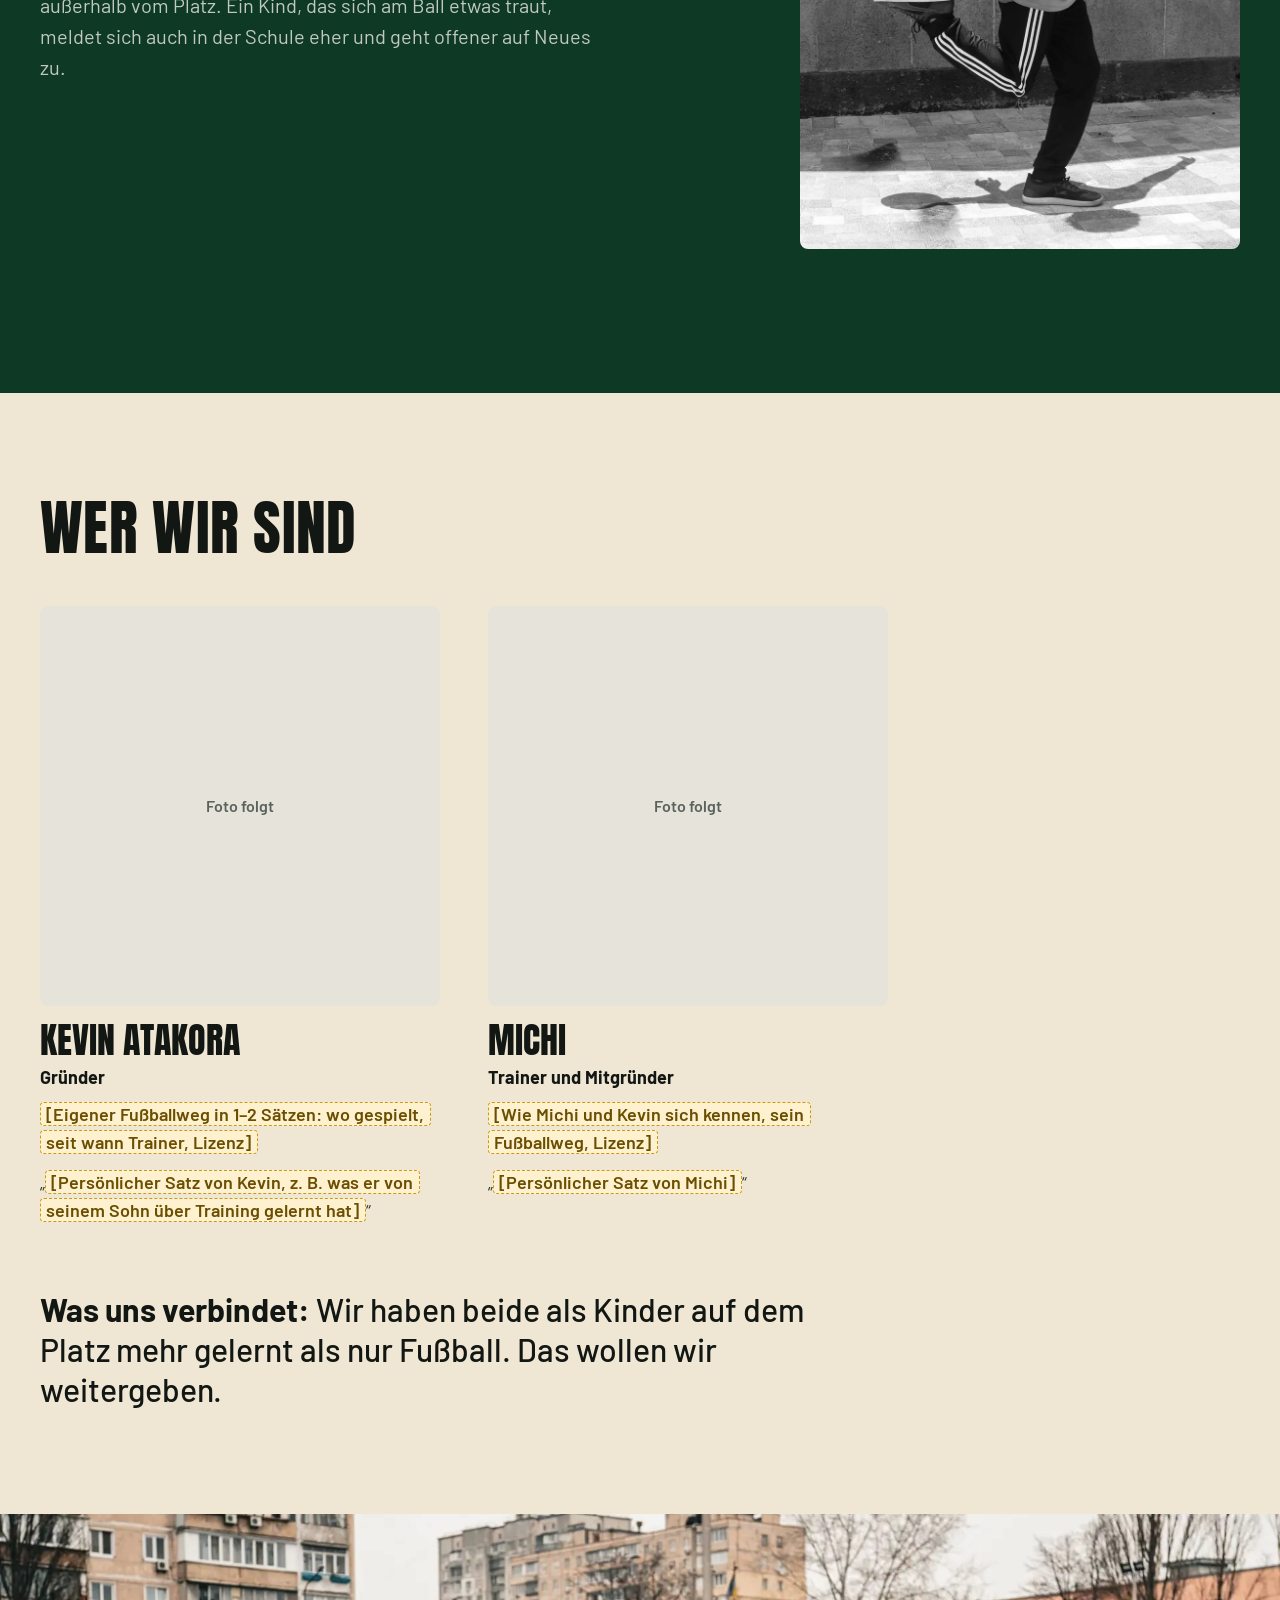
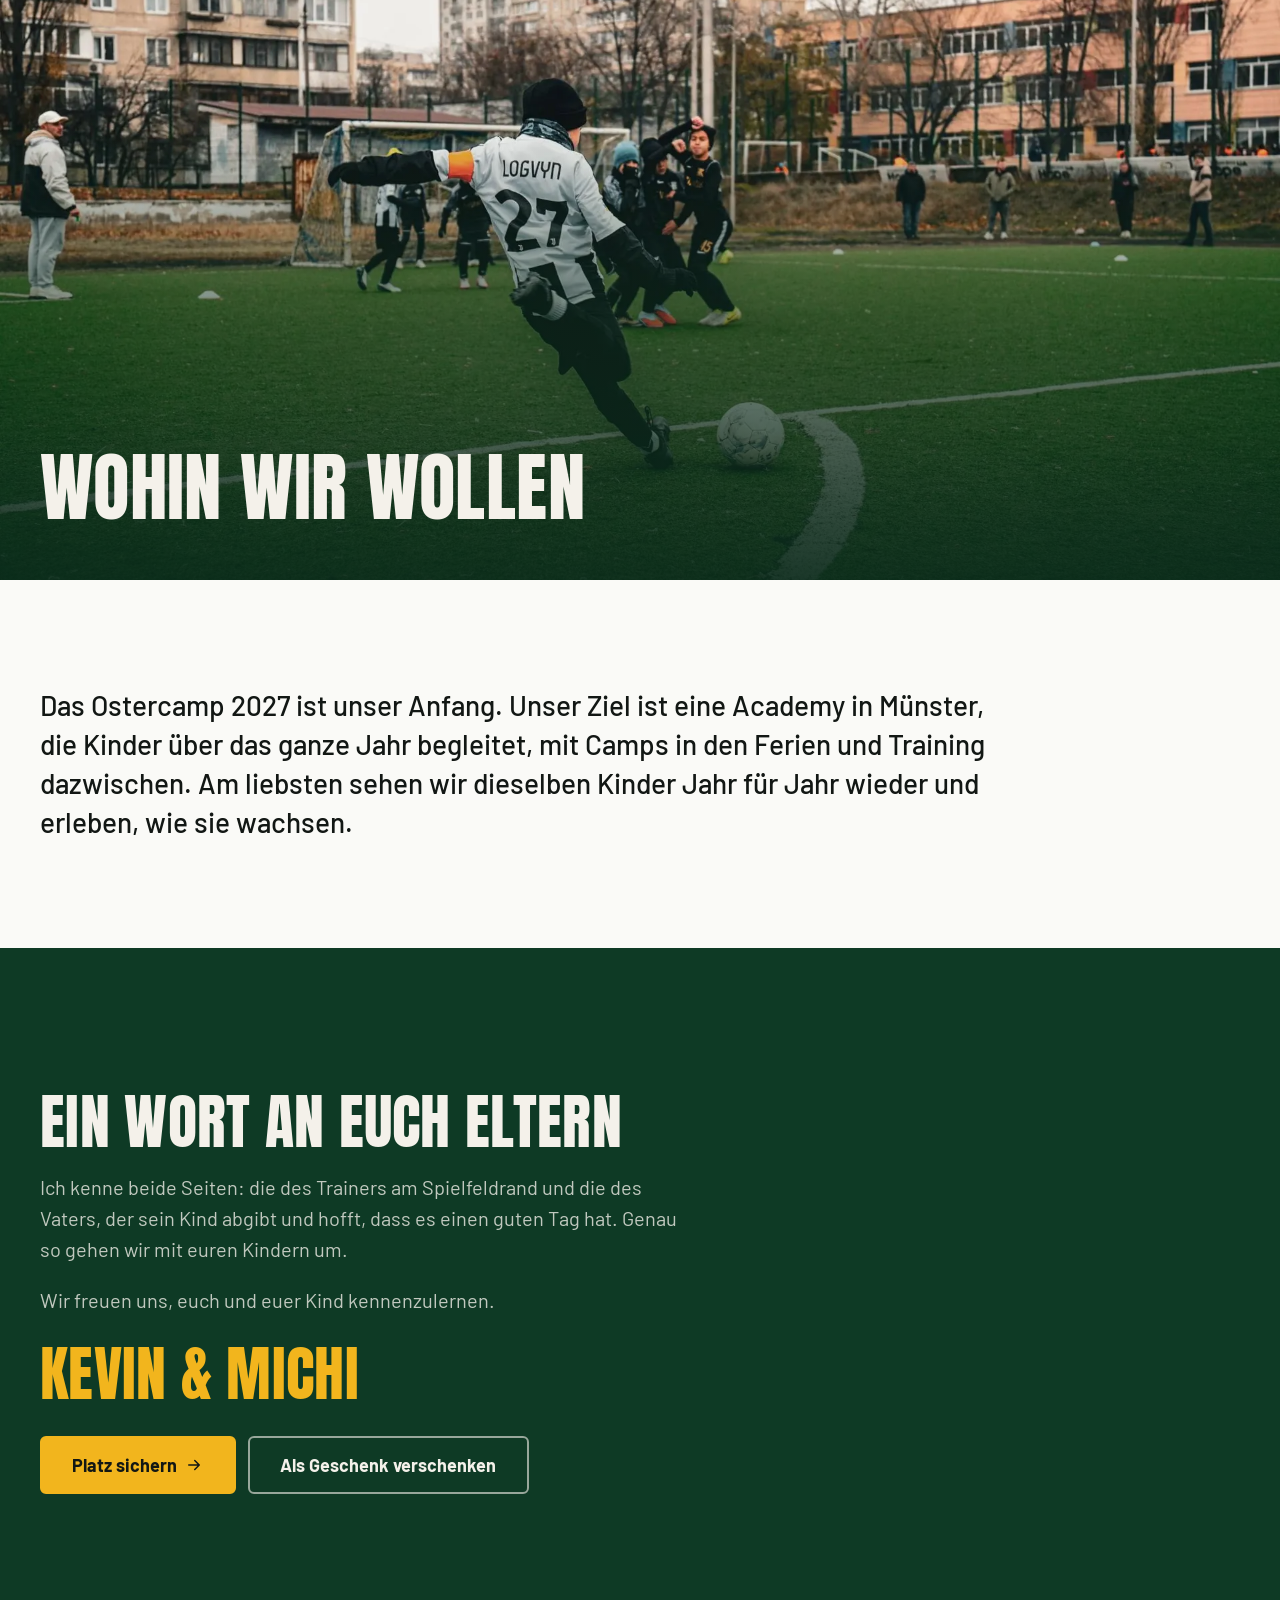
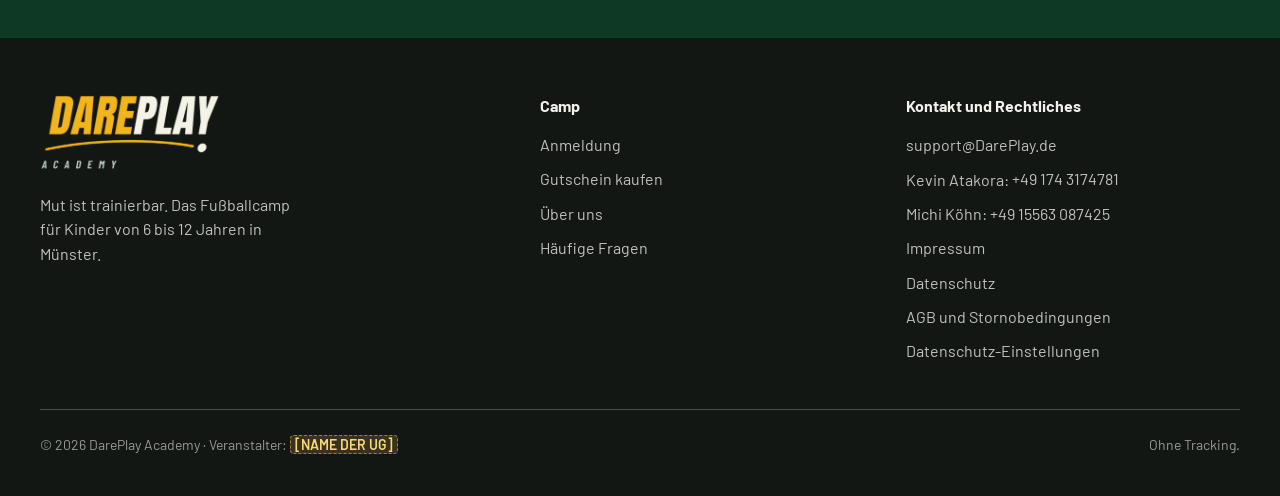
<file: ueber-uns.html>
<!DOCTYPE html>
<html lang="de" class="is-draft">
<head>
  <meta charset="utf-8">
  <meta name="viewport" content="width=device-width, initial-scale=1, viewport-fit=cover">
  <title>Über uns: Hinter DarePlay steht ein Vater, der zugesehen hat | DarePlay Academy</title>
  <meta name="description" content="Kevin und Michi haben DarePlay Academy gegründet, damit Kinder sich am Ball wieder etwas trauen. Die Geschichte hinter dem Fußballcamp in Münster.">
  <meta name="robots" content="index, follow">
  <link rel="canonical" href="https://dareplay.de/ueber-uns.html">
  <meta name="theme-color" content="#0e3a25">
  <meta property="og:type" content="website">
  <meta property="og:locale" content="de_DE">
  <meta property="og:site_name" content="DarePlay Academy">
  <meta property="og:title" content="Über uns: Hinter DarePlay steht ein Vater, der zugesehen hat | DarePlay Academy">
  <meta property="og:description" content="Kevin und Michi haben DarePlay Academy gegründet, damit Kinder sich am Ball wieder etwas trauen. Die Geschichte hinter dem Fußballcamp in Münster.">
  <meta property="og:image" content="https://dareplay.de/assets/img/og-image.png">
  <link rel="icon" href="assets/img/favicon.png" type="image/png">
  <link rel="apple-touch-icon" href="assets/img/apple-touch-icon.png">
  <link rel="preload" href="assets/fonts/anton-latin-400.woff2" as="font" type="font/woff2" crossorigin>
  <link rel="preload" href="assets/fonts/barlow-latin-400.woff2" as="font" type="font/woff2" crossorigin>
  <link rel="preload" href="assets/fonts/barlow-latin-700.woff2" as="font" type="font/woff2" crossorigin>
  <link rel="stylesheet" href="assets/css/styles.css">
  <script src="assets/js/config.js"></script>
  <script src="assets/js/main.js" defer></script>
</head>
<body data-root="">
<a class="skip-link" href="#main">Zum Inhalt springen</a>
<svg xmlns="http://www.w3.org/2000/svg" style="display:none" aria-hidden="true">
  <symbol id="i-arrow" viewBox="0 0 24 24"><path d="M5 12h14M13 6l6 6-6 6"/></symbol>
  <symbol id="i-check" viewBox="0 0 24 24"><path d="M20 6 9 17l-5-5"/></symbol>
  <symbol id="i-x" viewBox="0 0 24 24"><path d="M6 6l12 12M18 6 6 18"/></symbol>
  <symbol id="i-menu" viewBox="0 0 24 24"><path d="M4 7h16M4 12h16M4 17h10"/></symbol>
  <symbol id="i-star" viewBox="0 0 24 24"><path d="m12 2.8 2.8 5.7 6.3.9-4.6 4.4 1.1 6.3L12 17.1l-5.6 3 1.1-6.3L2.9 9.4l6.3-.9z"/></symbol>
  <symbol id="i-gift" viewBox="0 0 24 24"><rect x="3" y="8" width="18" height="4" rx="1"/><path d="M5 12v8a1 1 0 0 0 1 1h12a1 1 0 0 0 1-1v-8M12 8v13M12 8S10.5 3.5 8 3.5A2.25 2.25 0 0 0 8 8M12 8s1.5-4.5 4-4.5A2.25 2.25 0 0 1 16 8"/></symbol>
  <symbol id="i-users" viewBox="0 0 24 24"><circle cx="9" cy="8" r="3.5"/><path d="M2.5 20a6.5 6.5 0 0 1 13 0M16 4.6a3.5 3.5 0 0 1 0 6.8M18 14.2a6.5 6.5 0 0 1 3.5 5.8"/></symbol>
  <symbol id="i-pin" viewBox="0 0 24 24"><path d="M12 21s-7-6.2-7-11.5a7 7 0 0 1 14 0C19 14.8 12 21 12 21z"/><circle cx="12" cy="9.5" r="2.5"/></symbol>
  <symbol id="i-calendar" viewBox="0 0 24 24"><rect x="3" y="4.5" width="18" height="16.5" rx="2"/><path d="M3 9.5h18M8 2.5v4M16 2.5v4"/></symbol>
  <symbol id="i-award" viewBox="0 0 24 24"><circle cx="12" cy="9" r="6"/><path d="m8.5 13.9-1.5 7.1 5-2.6 5 2.6-1.5-7.1"/><path d="m12 6.2.9 1.8 2 .3-1.4 1.4.3 2-1.8-.9-1.8.9.3-2-1.4-1.4 2-.3z"/></symbol>
  <symbol id="i-food" viewBox="0 0 24 24"><path d="M12 7c-1.5-1.2-5-1.6-6.6.8C3.3 11 5 16.6 7.6 19.3c1.4 1.5 2.9 1.4 4.4.7 1.5.7 3 .8 4.4-.7 2.6-2.7 4.3-8.3 2.2-11.5C17 5.4 13.5 5.8 12 7z"/><path d="M12 7c0-2 1-3.5 3-4"/></symbol>
</svg>

<div class="xmas-banner" id="xmas-banner" hidden data-xmas>
  <div class="container xmas-banner__inner">
    <p>Das Geschenk, das nicht im Regal verstaubt: ein Platz im DarePlay Academy Ostercamp für 149,95&nbsp;€. <a href="gutschein.html">→&nbsp;Gutschein sichern</a></p>
    <button class="xmas-banner__close" type="button" aria-label="Hinweis schließen"><svg class="icon" aria-hidden="true"><use href="#i-x"/></svg></button>
  </div>
</div>

<header class="site-header">
  <div class="container site-header__inner">
    <a class="logo" href="index.html" aria-label="DarePlay Academy, zur Startseite">
      <img src="assets/img/logo-light.webp" alt="DarePlay Academy" width="760" height="320">
    </a>
    <nav class="nav" aria-label="Hauptnavigation">
      <ul class="nav__list">
          <li><a class="nav__link" href="index.html#philosophie">Das Camp</a></li>
          <li><a class="nav__link" href="index.html#profi">Profi-Besuch</a></li>
          <li><a class="nav__link" href="index.html#ablauf">Ablauf</a></li>
          <li><a class="nav__link" href="index.html#team">Team</a></li>
          <li><a class="nav__link" href="index.html#faq">FAQ</a></li>
          <li><a class="nav__link" href="ueber-uns.html" aria-current="page">Über uns</a></li>
          <li data-xmas><a class="nav__link" href="gutschein.html">Gutschein</a></li>
      </ul>
    </nav>
    <a class="btn btn--primary btn--sm header-cta" href="anmeldung.html" data-waitlist-label="Warteliste"><span data-label>Platz sichern</span></a>
    <button class="menu-toggle" type="button" aria-expanded="false" aria-controls="mobile-menu" aria-label="Menü öffnen">
      <svg class="icon icon-menu" aria-hidden="true"><use href="#i-menu"/></svg>
      <svg class="icon icon-close" aria-hidden="true"><use href="#i-x"/></svg>
    </button>
  </div>
</header>
<div class="mobile-menu" id="mobile-menu">
  <nav aria-label="Mobile Navigation">
    <ul>
        <li><a href="index.html#philosophie">Das Camp</a></li>
        <li><a href="index.html#profi">Profi-Besuch</a></li>
        <li><a href="index.html#ablauf">Ablauf</a></li>
        <li><a href="index.html#team">Team</a></li>
        <li><a href="index.html#faq">FAQ</a></li>
        <li><a href="ueber-uns.html" aria-current="page">Über uns</a></li>
        <li><a href="gutschein.html">Gutschein</a></li>
    </ul>
  </nav>
  <div class="btn-row">
    <a class="btn btn--primary btn--lg" href="anmeldung.html" data-waitlist-label="Auf die Warteliste"><span data-label>Platz sichern</span></a>
    <a class="btn btn--secondary btn--lg" href="gutschein.html">Als Geschenk verschenken</a>
  </div>
</div>

<main id="main">

  <section class="page-hero on-dark" aria-labelledby="about-title">
    <div class="container">
      <p class="breadcrumb"><a href="index.html">Start</a> / Über uns</p>
      <h1 id="about-title" class="display page-hero__title">Hinter DarePlay steht ein Vater, der zugesehen hat.</h1>
    </div>
  </section>

  <!-- Wie alles angefangen hat -->
  <section class="section origin" aria-labelledby="origin-title">
    <div class="container split split--4-8">
      <h2 id="origin-title" class="display h2">Wie alles angefangen hat</h2>
      <div>
        <p class="origin__lead">Ich bin Kevin Atakora und habe DarePlay Academy gegründet. Vor allem bin ich Papa eines neunjährigen Sohnes.</p>
        <p class="origin__moment"><span class="ph">[Konkreter Moment mit dem Sohn, z. B.: „Nach einem Spiel saß er im Auto und sagte: ‚Ich hab mich nicht getraut.‘ Dabei hatte er den Trick die ganze Woche im Garten geübt.“]</span></p>
        <p>Dieser Moment ist mir nicht mehr aus dem Kopf gegangen. Ich habe angefangen, mit ihm zu trainieren, ohne Druck und ohne Ergebnis, einfach mit dem Ball. Nach ein paar Wochen war er ein anderer Spieler, weil er sich wieder etwas zugetraut hat. Besser geworden ist er dabei auch.</p>
        <p class="origin__close">Diese Erfahrung möchte ich nicht nur meinem Sohn geben.</p>
      </div>
    </div>
  </section>

  <!-- Warum DarePlay -->
  <section class="section section--green section--loose why" aria-labelledby="why-title">
    <div class="container split split--6-6">
      <div>
        <h2 id="why-title" class="display h2">Warum DarePlay</h2>
        <p class="why__quote display">„Dare“ heißt „sich trauen“.</p>
        <p>Für mich ist das der wichtigste Satz im Kinderfußball und auch außerhalb vom Platz. Ein Kind, das sich am Ball etwas traut, meldet sich auch in der Schule eher und geht offener auf Neues zu.</p>
      </div>
      <img class="why__photo reveal" src="assets/img/freestyle-trick.webp" width="900" height="1349" loading="lazy"
           alt="Schwarz-weiß-Foto: Ein junger Freestyler balanciert den Ball auf dem Fuß, sein Schatten fällt lang auf das Pflaster">
    </div>
  </section>

  <!-- Wer wir sind -->
  <section class="section section--sand" id="team" aria-labelledby="team-title">
    <div class="container">
      <h2 id="team-title" class="display h2">Wer wir sind</h2>
      <div class="team" style="margin-top: clamp(2rem, 1.5rem + 2vw, 3rem)">
        <article class="coach">
          <!-- FOTO: <img class="coach__photo" src="assets/img/kevin-atakora.webp" alt="Kevin Atakora" width="800" height="800" loading="lazy"> -->
          <div class="photo-ph coach__photo" role="img" aria-label="Foto von Kevin Atakora folgt">Foto folgt</div>
          <h3 class="coach__name">Kevin Atakora</h3>
          <p class="coach__role">Gründer</p>
          <p><span class="ph">[Eigener Fußballweg in 1–2 Sätzen: wo gespielt, seit wann Trainer, Lizenz]</span></p>
          <p class="coach__quote">„<span class="ph">[Persönlicher Satz von Kevin, z. B. was er von seinem Sohn über Training gelernt hat]</span>“</p>
        </article>
        <article class="coach">
          <!-- FOTO: <img class="coach__photo" src="assets/img/michi-koehn.webp" alt="Michi" width="800" height="800" loading="lazy"> -->
          <div class="photo-ph coach__photo" role="img" aria-label="Foto von Michi folgt">Foto folgt</div>
          <h3 class="coach__name">Michi</h3>
          <p class="coach__role">Trainer und Mitgründer</p>
          <p><span class="ph">[Wie Michi und Kevin sich kennen, sein Fußballweg, Lizenz]</span></p>
          <p class="coach__quote">„<span class="ph">[Persönlicher Satz von Michi]</span>“</p>
        </article>
      </div>
      <p class="who__bond"><strong>Was uns verbindet:</strong> Wir haben beide als Kinder auf dem Platz mehr gelernt als nur Fußball. Das wollen wir weitergeben.</p>
    </div>
  </section>

  <!-- Wohin wir wollen -->
  <section class="band" aria-labelledby="future-title">
    <img class="band__img" src="assets/img/kind-spielszene.webp" width="1920" height="1280" loading="lazy"
         alt="Ein Kind mit Kapitänsbinde holt auf einem Platz zwischen Wohnblöcken zum Schuss aus">
    <div class="band__text on-dark">
      <div class="container"><h2 id="future-title" class="display h2">Wohin wir wollen</h2></div>
    </div>
  </section>
  <section class="section" aria-label="Unser Ziel">
    <div class="container">
      <p class="future__text">Das Ostercamp 2027 ist unser Anfang. Unser Ziel ist eine Academy in Münster, die Kinder über das ganze Jahr begleitet, mit Camps in den Ferien und Training dazwischen. Am liebsten sehen wir dieselben Kinder Jahr für Jahr wieder und erleben, wie sie wachsen.</p>
    </div>
  </section>

  <!-- Ein Wort an euch Eltern -->
  <section class="section section--green section--loose final on-dark parents" aria-labelledby="parents-title">
    <div class="container">
      <h2 id="parents-title" class="display h2">Ein Wort an euch Eltern</h2>
      <p class="parents__text">Ich kenne beide Seiten: die des Trainers am Spielfeldrand und die des Vaters, der sein Kind abgibt und hofft, dass es einen guten Tag hat. Genau so gehen wir mit euren Kindern um.</p>
      <p class="parents__text">Wir freuen uns, euch und euer Kind kennenzulernen.</p>
      <p class="signoff display">Kevin &amp; Michi</p>
      <div class="btn-row btn-row--stack-mobile" data-hide-sticky>
        <a class="btn btn--primary btn--lg" href="anmeldung.html" data-waitlist-label="Auf die Warteliste"><span data-label>Platz sichern</span><svg class="icon" aria-hidden="true"><use href="#i-arrow"/></svg></a>
        <a class="btn btn--secondary btn--lg" href="gutschein.html">Als Geschenk verschenken</a>
      </div>
    </div>
  </section>

</main>

<footer class="site-footer on-dark">
  <div class="container">
    <div class="footer__grid">
      <div>
        <a class="logo" href="index.html" aria-label="DarePlay Academy, zur Startseite">
      <img src="assets/img/logo-dark.webp" alt="DarePlay Academy" width="760" height="320">
    </a>
        <p class="footer__claim">Mut ist trainierbar. Das Fußballcamp für Kinder von 6 bis 12 Jahren in Münster.</p>
      </div>
      <div>
        <p class="footer__title">Camp</p>
        <ul class="footer__links">
          <li><a href="anmeldung.html">Anmeldung</a></li>
          <li><a href="gutschein.html">Gutschein kaufen</a></li>
          <li><a href="ueber-uns.html">Über uns</a></li>
          <li><a href="index.html#faq">Häufige Fragen</a></li>
        </ul>
      </div>
      <div>
        <p class="footer__title">Kontakt und Rechtliches</p>
        <ul class="footer__links">
          <li><a href="mailto:support@dareplay.de">support@DarePlay.de</a></li>
          <li>Kevin Atakora: <a href="tel:+491743174781">+49 174 3174781</a></li>
          <li>Michi Köhn: <a href="tel:+4915563087425">+49 15563 087425</a></li>
          <li><a href="impressum.html">Impressum</a></li>
          <li><a href="datenschutz.html">Datenschutz</a></li>
          <li><a href="agb.html">AGB und Stornobedingungen</a></li>
          <li><button type="button" data-open-consent>Datenschutz-Einstellungen</button></li>
        </ul>
      </div>
    </div>
    <div class="footer__bottom">
      <span>© <span data-year>2026</span> DarePlay Academy · Veranstalter: <span class="ph">[NAME DER UG]</span></span>
      <span>Ohne Tracking.</span>
    </div>
  </div>
</footer>
<div class="sticky-cta" aria-label="Schnell buchen">
  <a class="btn btn--primary" href="anmeldung.html" data-waitlist-label="Auf die Warteliste"><span data-label>Platz sichern</span><span data-xmas>&nbsp;· 149,95&nbsp;€</span></a>
  <a class="btn btn--secondary" href="gutschein.html" data-xmas>Gutschein</a>
</div>
</body>
</html>
</file>
<file: assets/css/styles.css>
/* ==========================================================================
   DarePlay Academy – Design-System (v2)
   Mobile first · Schriften lokal · flache Flächen, wenig Dekoration
   Regeln: Radius max. 8px, Buttons 6px, Rahmen ODER Schatten (hier: Rahmen),
   kein Glass, kein Glow, kein Hover-Hüpfen, Bewegung nur bei Fotos/Hauptblöcken.
   ========================================================================== */

/* ---------- Schriften (lokal, SIL Open Font License) ---------- */
@font-face { font-family: 'Anton'; src: url('../fonts/anton-latin-400.woff2') format('woff2'); font-weight: 400; font-style: normal; font-display: swap; }
@font-face { font-family: 'Barlow'; src: url('../fonts/barlow-latin-400.woff2') format('woff2'); font-weight: 400; font-style: normal; font-display: swap; }
@font-face { font-family: 'Barlow'; src: url('../fonts/barlow-latin-500.woff2') format('woff2'); font-weight: 500; font-style: normal; font-display: swap; }
@font-face { font-family: 'Barlow'; src: url('../fonts/barlow-latin-600.woff2') format('woff2'); font-weight: 600; font-style: normal; font-display: swap; }
@font-face { font-family: 'Barlow'; src: url('../fonts/barlow-latin-700.woff2') format('woff2'); font-weight: 700; font-style: normal; font-display: swap; }

/* ---------- Tokens ---------- */
:root {
  --green-950: #0a2a1b;
  --green-900: #0e3a25;
  --green-800: #134a30;
  --green-700: #1a5e3d;
  --green-100: #e3efe6;

  --gold-500: #f2b51d;
  --gold-400: #f7c640;
  --gold-300: #f9d77a;
  --gold-100: #fdf1cf;
  --gold-ink: #6b4e00;

  --bg: #fafaf7;          /* Hauptfläche: helles, neutrales Off-White */
  --paper: #ffffff;
  --sand: #efe7d4;        /* nur gezielt für einzelne Abschnitte */
  --sand-line: #d9cdb0;

  --ink-900: #121714;
  --ink-700: #2c332e;
  --ink-500: #59625b;
  --on-dark: #f4f1ea;
  --on-dark-muted: rgba(244, 241, 234, 0.78);

  --line: rgba(18, 23, 20, 0.16);
  --line-dark: rgba(244, 241, 234, 0.24);
  --danger: #b3261e;

  --font-display: 'Anton', 'Bebas Neue', Impact, 'Arial Narrow Bold', sans-serif;
  --font-body: 'Barlow', system-ui, -apple-system, 'Segoe UI', Roboto, Arial, sans-serif;

  --fs-sm: 1rem;
  --fs-base: 1.125rem;
  --fs-lg: 1.25rem;
  --fs-h1: clamp(3.5rem, 1.5rem + 6vw, 6.5rem);
  --fs-h2: clamp(2.25rem, 1.5rem + 3.2vw, 3.75rem);

  --gutter: clamp(1.125rem, 0.75rem + 2vw, 2rem);
  --maxw: 1200px;
  --radius: 8px;
  --radius-btn: 6px;
  --header-h: 64px;
}

/* ---------- Reset / Basis ---------- */
*, *::before, *::after { box-sizing: border-box; }
html { -webkit-text-size-adjust: 100%; text-size-adjust: 100%; scroll-behavior: smooth; scroll-padding-top: calc(var(--header-h) + 12px); }
@media (prefers-reduced-motion: reduce) {
  html { scroll-behavior: auto; }
  *, *::before, *::after { animation-duration: 0.01ms !important; transition-duration: 0.01ms !important; }
}
body {
  margin: 0; background: var(--bg); color: var(--ink-900);
  font-family: var(--font-body); font-size: var(--fs-base); line-height: 1.55;
  -webkit-font-smoothing: antialiased; text-rendering: optimizeLegibility;
  overflow-x: hidden;
}
img, svg { display: block; max-width: 100%; }
img { height: auto; }
a { color: inherit; text-underline-offset: 3px; }
a:hover { text-decoration-thickness: 2px; }
button, input, select, textarea { font: inherit; color: inherit; }
button { cursor: pointer; }
p { margin: 0 0 1em; }
p:last-child { margin-bottom: 0; }
ul, ol { margin: 0; padding: 0; }
h1, h2, h3, h4 { margin: 0; font-weight: 400; }
:focus-visible { outline: 3px solid var(--gold-500); outline-offset: 3px; }
.on-dark :focus-visible, .section--green :focus-visible, .section--ink :focus-visible { outline-color: var(--gold-400); }
::selection { background: var(--gold-400); color: var(--ink-900); }

.visually-hidden { position: absolute !important; width: 1px; height: 1px; padding: 0; margin: -1px; overflow: hidden; clip: rect(0, 0, 0, 0); white-space: nowrap; border: 0; }
.skip-link { position: absolute; left: 1rem; top: -100px; z-index: 1000; background: var(--gold-500); color: var(--ink-900); padding: 0.75rem 1rem; border-radius: var(--radius-btn); font-weight: 700; }
.skip-link:focus { top: 1rem; }

/* ---------- Platzhalter (Entwurf) ---------- */
.ph { background: var(--gold-100); color: var(--gold-ink); border: 1px dashed #c99a1a; border-radius: 4px; padding: 0 0.3em; font-weight: 600; -webkit-box-decoration-break: clone; box-decoration-break: clone; }
.on-dark .ph, .section--green .ph, .section--ink .ph, .hero .ph, .xmas .ph, .final .ph, .page-hero .ph, .site-footer .ph { background: rgba(246, 197, 68, 0.16); color: var(--gold-300); border-color: rgba(246, 197, 68, 0.55); }
html:not(.is-draft) [data-pending] { display: none !important; }
.is-draft [data-pending] { position: relative; }
.is-draft [data-pending]::after { content: 'unbestätigt'; display: block; margin-top: 0.35rem; font-size: 0.75rem; font-weight: 700; color: var(--gold-ink); }
.on-dark .is-draft [data-pending]::after, .is-draft .section--ink [data-pending]::after { color: var(--gold-300); }

/* Foto-Platzhalter: neutrale Fläche mit Hinweis */
.photo-ph { display: grid; place-items: center; background: #e6e3da; color: var(--ink-500); border-radius: var(--radius); text-align: center; font-weight: 600; font-size: var(--fs-sm); }
.on-dark .photo-ph { background: var(--green-800); color: var(--on-dark-muted); }

/* ---------- Layout ---------- */
.container { width: 100%; max-width: calc(var(--maxw) + 2 * var(--gutter)); margin-inline: auto; padding-inline: var(--gutter); }
.container--narrow { max-width: calc(840px + 2 * var(--gutter)); }
.section { padding-block: clamp(4rem, 3rem + 4.5vw, 7rem); }
.section--tight { padding-block: clamp(2.5rem, 2rem + 3vw, 4.5rem); }
.section--loose { padding-block: clamp(5rem, 3.5rem + 7vw, 9rem); }
.section--paper { background: var(--paper); }
.section--sand { background: var(--sand); }
.section--green, .on-dark.section--green { background: var(--green-900); color: var(--on-dark); }
.section--ink { background: var(--ink-900); color: var(--on-dark); }

.split { display: grid; gap: clamp(1.75rem, 1rem + 3vw, 3rem) clamp(2rem, 1rem + 5vw, 6rem); }
@media (min-width: 900px) {
  .split--5-7 { grid-template-columns: 5fr 7fr; }
  .split--4-8 { grid-template-columns: 4fr 8fr; }
  .split--6-6 { grid-template-columns: 1fr 1fr; }
}

/* ---------- Typografie ---------- */
.display { font-family: var(--font-display); font-weight: 400; text-transform: uppercase; letter-spacing: 0.005em; line-height: 0.95; }
.h1 { font-size: var(--fs-h1); }
.h2 { font-size: var(--fs-h2); line-height: 1; margin-bottom: 1.25rem; text-wrap: balance; }
h3, .h3 { font-family: var(--font-body); font-weight: 700; font-size: clamp(1.25rem, 1.1rem + 0.5vw, 1.5rem); line-height: 1.2; margin-bottom: 0.4rem; }
.h3--statement { font-size: clamp(1.625rem, 1.15rem + 1.7vw, 2.375rem); line-height: 1.12; letter-spacing: -0.005em; margin-bottom: 0.6rem; }
.accent { color: var(--gold-500); }
.lead { font-size: var(--fs-lg); line-height: 1.5; color: var(--ink-700); max-width: 40em; }
.on-dark .lead, .section--green .lead, .section--ink .lead { color: var(--on-dark-muted); }
.muted { color: var(--ink-500); }
.on-dark .muted, .section--green .muted, .section--ink .muted { color: var(--on-dark-muted); }
.measure { max-width: 38em; }

/* ---------- Buttons ---------- */
.btn {
  --btn-bg: var(--gold-500); --btn-bg-h: var(--gold-400); --btn-fg: var(--ink-900); --btn-bd: var(--gold-500);
  display: inline-flex; align-items: center; justify-content: center; gap: 0.5rem;
  min-height: 52px; padding: 0.75rem 1.5rem;
  border: 2px solid var(--btn-bd); border-radius: var(--radius-btn);
  background: var(--btn-bg); color: var(--btn-fg);
  font-weight: 700; font-size: 1.0625rem; line-height: 1.15; text-align: center; text-decoration: none;
  transition: background-color 0.15s, color 0.15s, border-color 0.15s;
  -webkit-tap-highlight-color: transparent;
}
.btn:hover { background: var(--btn-bg-h); border-color: var(--btn-bg-h); text-decoration: none; }
.btn .icon { width: 18px; height: 18px; }
.btn--secondary { --btn-bg: transparent; --btn-bg-h: var(--green-900); --btn-fg: var(--green-900); --btn-bd: var(--green-900); }
.btn--secondary:hover { color: var(--on-dark); }
.on-dark .btn--secondary, .section--green .btn--secondary, .section--ink .btn--secondary, .hero .btn--secondary, .xmas .btn--secondary, .final .btn--secondary { --btn-fg: var(--on-dark); --btn-bd: rgba(244, 241, 234, 0.6); --btn-bg-h: var(--on-dark); }
.on-dark .btn--secondary:hover, .section--green .btn--secondary:hover, .section--ink .btn--secondary:hover, .hero .btn--secondary:hover, .xmas .btn--secondary:hover, .final .btn--secondary:hover { color: var(--green-900); border-color: var(--on-dark); }
.btn--green { --btn-bg: var(--green-900); --btn-bg-h: var(--green-800); --btn-fg: var(--on-dark); --btn-bd: var(--green-900); }
.btn--lg { min-height: 58px; padding: 0.9rem 1.9rem; font-size: 1.125rem; }
.btn--sm { min-height: 44px; padding: 0.5rem 1.1rem; font-size: 1rem; }
.btn--block { width: 100%; }
.btn-row { display: flex; flex-wrap: wrap; gap: 0.75rem; }
@media (max-width: 479px) { .btn-row--stack-mobile { flex-direction: column; } .btn-row--stack-mobile .btn { width: 100%; } }

/* ---------- Icons (nur klein, neben Text) ---------- */
.icon { width: 20px; height: 20px; flex: none; stroke: currentColor; fill: none; stroke-width: 2; stroke-linecap: round; stroke-linejoin: round; }

/* ==========================================================================
   Weihnachts-Banner
   ========================================================================== */
.xmas-banner { position: relative; z-index: 60; background: var(--ink-900); color: var(--on-dark); font-size: 0.9375rem; }
.xmas-banner[hidden] { display: none; }
.xmas-banner__inner { min-height: 44px; padding-block: 0.55rem; padding-right: 3.25rem; display: flex; align-items: center; }
.xmas-banner p { margin: 0; line-height: 1.35; }
.xmas-banner a { color: var(--gold-400); font-weight: 700; white-space: nowrap; }
.xmas-banner__close { position: absolute; right: calc(var(--gutter) - 0.5rem); top: 50%; transform: translateY(-50%); display: grid; place-items: center; width: 44px; height: 44px; border: 0; background: transparent; color: var(--on-dark); }
.xmas-banner__close:hover { color: var(--gold-400); }
.xmas-banner__close .icon { width: 20px; height: 20px; }
.xmas-over [data-xmas] { display: none !important; }
html:not(.xmas-over) [data-after-xmas] { display: none !important; }

/* ==========================================================================
   Header (solide Fläche, nur Linie)
   ========================================================================== */
.site-header { position: sticky; top: 0; z-index: 50; background: var(--bg); border-bottom: 1px solid var(--line); }
.site-header__inner { display: flex; align-items: center; justify-content: space-between; gap: 1rem; height: var(--header-h); }

.logo { display: inline-flex; align-items: center; text-decoration: none; color: var(--green-900); line-height: 1; }
.logo:hover { text-decoration: none; }
.logo__word { font-family: var(--font-display); font-size: 1.6rem; text-transform: uppercase; letter-spacing: 0.01em; display: inline-flex; align-items: center; gap: 0.35rem; }
.logo__kids { background: var(--gold-500); color: var(--ink-900); padding: 0.16rem 0.38rem 0.1rem; border-radius: 3px; font-size: 0.78em; }
.on-dark .logo, .site-footer .logo { color: var(--on-dark); }

.nav { display: none; }
.nav__list { display: flex; align-items: center; gap: 0.25rem; list-style: none; }
.nav__link { display: inline-block; padding: 0.5rem 0.7rem; font-size: 1rem; font-weight: 600; text-decoration: none; color: var(--ink-700); }
.nav__link:hover, .nav__link[aria-current="page"] { color: var(--green-900); text-decoration: underline; text-decoration-color: var(--gold-500); text-decoration-thickness: 3px; text-underline-offset: 8px; }
.header-cta { display: none; }

.menu-toggle { display: inline-grid; place-items: center; width: 48px; height: 48px; margin-right: -10px; border: 0; background: transparent; color: var(--green-900); }
.menu-toggle .icon { width: 28px; height: 28px; }
.menu-toggle .icon-close { display: none; }
.menu-open .menu-toggle .icon-close { display: block; }
.menu-open .menu-toggle .icon-menu { display: none; }

.mobile-menu { position: fixed; inset: var(--header-h) 0 0 0; z-index: 49; background: var(--bg); padding: 1rem var(--gutter) 2rem; overflow-y: auto; opacity: 0; visibility: hidden; transition: opacity 0.15s, visibility 0.15s; }
.menu-open .mobile-menu { opacity: 1; visibility: visible; }
.menu-open { overflow: hidden; }
.mobile-menu ul { list-style: none; margin-bottom: 1.5rem; }
.mobile-menu a:not(.btn) { display: block; padding: 0.8rem 0; font-family: var(--font-display); font-size: 1.875rem; text-transform: uppercase; text-decoration: none; color: var(--green-900); border-bottom: 1px solid var(--line); }
.mobile-menu .btn-row { flex-direction: column; }

@media (min-width: 1000px) {
  :root { --header-h: 72px; }
  .nav { display: block; }
  .header-cta { display: inline-flex; }
  .menu-toggle, .mobile-menu { display: none; }
}

/* ==========================================================================
   Hero (Stand vor der Überarbeitung, auf Wunsch unverändert)
   ========================================================================== */
.hero {
  position: relative;
  overflow: hidden;
  background: var(--green-900);
  color: var(--sand-100);
  padding-block: clamp(2.75rem, 2rem + 4vw, 6rem) clamp(3rem, 2rem + 5vw, 6.5rem);
  isolation: isolate;
}
.hero__pitch {
  position: absolute; inset: 0; z-index: -1;
  width: 100%; height: 100%;
  color: rgba(247, 242, 232, 0.07);
  pointer-events: none;
}
.hero::before {
  content: '';
  position: absolute; z-index: -1;
  width: 70vmax; height: 70vmax;
  right: -25vmax; top: -30vmax;
  background: radial-gradient(circle, rgba(242, 181, 29, 0.22), transparent 62%);
  pointer-events: none;
}
.hero__grid { display: grid; gap: clamp(2rem, 1rem + 4vw, 4rem); align-items: center; }
.hero__title { margin-bottom: 1.25rem; }
.hero__title .line { display: block; }
.hero__sub { font-size: var(--fs-lg); max-width: 36rem; color: rgba(247, 242, 232, 0.88); margin-bottom: 1.5rem; }
.hero__sub strong { color: var(--sand-50); font-weight: 700; }
.hero__facts {
  display: flex; flex-wrap: wrap; gap: 0.5rem;
  list-style: none; margin-bottom: 2rem;
}
.hero__facts li {
  display: inline-flex; align-items: center; gap: 0.45rem;
  padding: 0.45rem 0.8rem;
  border: 1px solid rgba(247, 242, 232, 0.2);
  border-radius: 999px;
  background: rgba(247, 242, 232, 0.06);
  font-size: var(--fs-sm); font-weight: 600;
}
.hero__facts .icon { width: 18px; height: 18px; color: var(--gold-400); }
.hero__visual { position: relative; }
.hero__photo { display: block; width: 100%; aspect-ratio: 4 / 5; object-fit: cover; object-position: 50% 42%; border-radius: var(--radius-lg); box-shadow: var(--shadow-lg); transform: rotate(1.5deg); background: var(--green-800); }
.hero__trail {
  position: absolute; z-index: 0; pointer-events: none;
  left: -18%; top: -6%; width: 125%; height: auto;
  color: var(--gold-500);
}
.hero__trail--top { z-index: 2; }
.hero__photo { position: relative; z-index: 1; }
.hero__trail path.trail { stroke-dasharray: 6 10; }
.hero__badge {
  position: absolute; z-index: 3;
  left: -0.5rem; bottom: 1.5rem;
  display: flex; align-items: center; gap: 0.75rem;
  max-width: 310px;
  padding: 0.85rem 1rem;
  border-radius: var(--radius);
  background: var(--sand-50);
  color: var(--ink-900);
  box-shadow: var(--shadow-lg);
  transform: rotate(-2deg);
  font-size: var(--fs-sm);
  line-height: 1.3;
}
.hero__badge strong { display: block; font-family: var(--font-display); font-weight: 400; font-size: 1.25rem; text-transform: uppercase; letter-spacing: 0.01em; }
.hero__badge-icon {
  display: grid; place-items: center; flex: none;
  width: 44px; height: 44px; border-radius: 50%;
  background: var(--gold-500); color: var(--ink-900);
}
.hero__badge-icon .icon { width: 22px; height: 22px; }

@media (min-width: 900px) {
  .hero__grid { grid-template-columns: 1.15fr 0.85fr; }
  .hero__badge { left: -2.5rem; bottom: 2.5rem; }
}

/* Frühere Gestaltwerte, nur für den Hero */
.hero {
  --sand-50: #fcfaf5; --sand-100: #f7f2e8;
  --radius: 18px; --radius-lg: 28px;
  --shadow-lg: 0 24px 60px rgba(10, 42, 27, 0.22);
  --fs-sm: 0.9375rem; --fs-lg: 1.1875rem;
  --ease: cubic-bezier(0.2, 0.7, 0.2, 1);
}
.hero .h1 { font-size: clamp(3.25rem, 2rem + 7vw, 7.5rem); }
.hero .eyebrow { display: inline-flex; align-items: center; gap: 0.6rem; margin-bottom: 1rem; font-size: 0.8125rem; font-weight: 700; letter-spacing: 0.14em; text-transform: uppercase; color: var(--gold-400); }
.hero .eyebrow::before { content: ''; width: 28px; height: 3px; border-radius: 3px; background: var(--gold-500); }
.hero .btn { min-height: 54px; border-radius: 999px; font-weight: 750; transition: transform 0.18s var(--ease), box-shadow 0.18s var(--ease), background-color 0.18s, color 0.18s; }
.hero .btn--lg { min-height: 60px; padding: 1rem 2rem; }
.hero .btn:hover { transform: translateY(-2px); box-shadow: 0 10px 24px rgba(242, 181, 29, 0.35); }
.hero .btn:active { transform: none; box-shadow: none; }
.hero .btn--secondary { --btn-bd: rgba(247, 242, 232, 0.55); --btn-fg: var(--sand-100); }
.hero .btn--secondary:hover { --btn-bg: var(--sand-100); --btn-fg: var(--green-900); --btn-bd: var(--sand-100); }
.hero .reveal[data-delay="1"] { transition-delay: 0.08s; }
.hero .reveal[data-delay="2"] { transition-delay: 0.16s; }
.hero .reveal[data-delay="3"] { transition-delay: 0.24s; }
.hero__trail .trail-draw { stroke-dasharray: 900; stroke-dashoffset: 900; animation: draw 1.6s 0.3s var(--ease) forwards; }
@keyframes draw { to { stroke-dashoffset: 0; } }
@media (prefers-reduced-motion: reduce) { .hero__trail .trail-draw { stroke-dashoffset: 0; animation: none; } }

/* ==========================================================================
   Vertrauensleiste
   ========================================================================== */
.trust { background: var(--bg); border-bottom: 1px solid var(--line); }
.trust__list { display: grid; grid-template-columns: minmax(0, 1fr) minmax(0, 1fr); list-style: none; }
.trust__item { display: flex; flex-direction: column; align-items: flex-start; gap: 0.5rem; padding: 1.25rem 0.75rem 1.25rem 0; font-weight: 700; font-size: 1.0625rem; line-height: 1.25; border-top: 1px solid var(--line); }
.trust__item:nth-child(-n+2) { border-top: 0; }
.trust__icon { width: 36px; height: 36px; color: var(--green-700); stroke-width: 1.6; }
@media (min-width: 900px) {
  .trust__list { grid-template-columns: repeat(4, 1fr); }
  .trust__item { flex-direction: row; align-items: center; gap: 0.85rem; font-size: 1.125rem; border-top: 0; padding: 1.75rem 1.5rem 1.75rem 0; }
  .trust__item + .trust__item { border-left: 1px solid var(--line); padding-left: 1.5rem; }
}

/* ==========================================================================
   Problem: ruhiger Textabschnitt
   ========================================================================== */
.problem__text p { font-size: 1.1875rem; color: var(--ink-700); max-width: 34em; }
.problem__text p strong { color: var(--ink-900); font-weight: 700; }
.problem__text .pullquote { margin: 2.5rem 0 0.75rem; font-family: var(--font-display); text-transform: uppercase; font-size: clamp(1.875rem, 1.2rem + 2.6vw, 3.25rem); line-height: 1.05; color: var(--green-900); }
.problem__text .pullquote + p { font-weight: 600; font-size: var(--fs-lg); max-width: 28em; }

/* ==========================================================================
   Philosophie: Foto über die ganze Breite + Statements
   ========================================================================== */
.band { position: relative; background: var(--green-900); color: var(--on-dark); }
.band__img { display: block; width: 100%; height: clamp(500px, 52vw, 680px); object-fit: cover; object-position: 45% 55%; }
.band::after { content: ''; position: absolute; inset: 0; background: linear-gradient(to top, rgba(10, 42, 27, 0.92) 0%, rgba(10, 42, 27, 0.55) 38%, rgba(10, 42, 27, 0) 70%); pointer-events: none; }
.band__text { position: absolute; z-index: 1; left: 0; right: 0; bottom: 0; padding-block: clamp(1.75rem, 1rem + 3vw, 3.5rem); }
.band__text .h2 { margin: 0; max-width: 14em; font-size: clamp(2.25rem, 1.3rem + 4.2vw, 4.75rem); }

.pillars__photo { width: 100%; aspect-ratio: 4 / 5; object-fit: cover; object-position: 50% 40%; border-radius: var(--radius); }
@media (min-width: 900px) { .pillars__photo { position: sticky; top: calc(var(--header-h) + 1.5rem); } }
.pillars__intro { margin-bottom: clamp(2.5rem, 2rem + 3vw, 4.5rem); }
.pillars__intro p { font-size: var(--fs-lg); color: var(--on-dark-muted); max-width: 32em; }
.statement { padding-block: clamp(1.5rem, 1rem + 2vw, 2.5rem); border-top: 1px solid var(--line-dark); }
.statement:last-child { padding-bottom: 0; }
.statement p { color: var(--on-dark-muted); max-width: 32em; margin-top: 0.75rem; }
.statement__name { color: var(--gold-500); }

/* ==========================================================================
   Skillset & Mindset: zwei Farbflächen mit großen Wörtern
   ========================================================================== */
.mindset__head { padding-block: clamp(4rem, 3rem + 4.5vw, 7rem) clamp(2rem, 1.5rem + 2vw, 3.5rem); }
.mindset { display: grid; }
@media (min-width: 800px) { .mindset { grid-template-columns: 1fr 1fr; } }
.mindset__half { padding: clamp(2.5rem, 2rem + 3vw, 5rem) var(--gutter); }
@media (min-width: 800px) {
  .mindset__half--skill { padding-left: max(var(--gutter), calc((100vw - var(--maxw)) / 2)); padding-right: clamp(2rem, 5vw, 5rem); }
  .mindset__half--mind { padding-right: max(var(--gutter), calc((100vw - var(--maxw)) / 2)); padding-left: clamp(2rem, 5vw, 5rem); }
}
.mindset__half--skill { background: var(--sand); color: var(--ink-900); }
.mindset__half--mind { background: var(--green-900); color: var(--on-dark); }
.mindset__title { font-family: var(--font-display); font-weight: 400; text-transform: uppercase; font-size: clamp(3rem, 2rem + 4vw, 5.5rem); line-height: 0.95; margin: 0; }
.mindset__half--mind .mindset__title { color: var(--gold-500); }
.mindset__sub { margin: 0.5rem 0 1.75rem; font-weight: 600; }
.mindset__half--mind .mindset__sub { color: var(--on-dark-muted); }
.mindset__list { list-style: none; }
.mindset__list li { font-family: var(--font-display); text-transform: uppercase; font-size: clamp(1.75rem, 1.2rem + 2.2vw, 2.75rem); line-height: 1.1; padding: 0.4rem 0; border-top: 1px solid rgba(18, 23, 20, 0.22); }
.mindset__half--mind .mindset__list li { border-top-color: var(--line-dark); }
.closing-big { margin: 0; padding-block: clamp(3rem, 2rem + 5vw, 6.5rem); font-size: clamp(2.25rem, 1.2rem + 4.6vw, 5.25rem); line-height: 1; max-width: 16em; text-wrap: balance; }
.closing-big span { color: var(--green-700); }

/* ==========================================================================
   Bundesliga-Besuch + Spielerkarten
   ========================================================================== */
.pro__head { display: grid; gap: clamp(1.5rem, 1rem + 2vw, 2.5rem) clamp(2rem, 6vw, 6rem); margin-bottom: clamp(2.5rem, 2rem + 3vw, 4.5rem); align-items: end; }
@media (min-width: 900px) { .pro__head { grid-template-columns: 7fr 5fr; } }
.pro__head .h2 { margin-bottom: 1rem; }
.checklist { list-style: none; display: grid; gap: 0.6rem; margin: 0 0 1.25rem; }
.checklist li { display: flex; gap: 0.7rem; align-items: flex-start; }
.checklist .icon { width: 20px; height: 20px; margin-top: 0.2rem; color: var(--gold-500); stroke-width: 2.4; }
.section--paper .checklist .icon, .price-card .checklist .icon { color: var(--green-700); }
.pro__when { margin: 0 0 1.5rem; }
.guests__title { font-size: clamp(1.5rem, 1.2rem + 1vw, 2rem); margin-bottom: 1.25rem; }
.fut-note { margin: 0.5rem 0 0; font-size: var(--fs-sm); color: var(--on-dark-muted); }

.fut-row { list-style: none; margin: 0; padding: 0; display: grid; grid-template-columns: repeat(4, 1fr); gap: clamp(1rem, 0.5rem + 1.5vw, 2rem); }
@media (max-width: 899px) {
  .fut-row { display: flex; gap: 1rem; overflow-x: auto; margin-inline: calc(var(--gutter) * -1); padding: 0 var(--gutter) 1rem; scroll-snap-type: x mandatory; scroll-padding-inline: var(--gutter); -webkit-overflow-scrolling: touch; scrollbar-width: none; }
  .fut-row::-webkit-scrollbar { display: none; }
  .fut-wrap { flex: 0 0 min(68vw, 280px); scroll-snap-align: start; }
}
.fut-wrap { --fut-shape: polygon(0 4.5%, 9% 0, 39% 0, 50% 2.2%, 61% 0, 91% 0, 100% 4.5%, 100% 88%, 50% 100%, 0 88%); container-type: inline-size; }
.fut { position: relative; aspect-ratio: 5 / 7; padding: 4px; clip-path: var(--fut-shape); background: var(--fut-rim); color: var(--fut-ink); }
.fut__inner { position: relative; display: flex; flex-direction: column; justify-content: flex-end; height: 100%; overflow: hidden; clip-path: var(--fut-shape); background: var(--fut-face); }
.fut--gold { --fut-ink: #2d1f04; --fut-rim: #b98a12; --fut-face: var(--gold-500); }
.fut--tba { --fut-ink: var(--on-dark); --fut-rim: #3a6a50; --fut-face: var(--green-900); }
.fut__rail { position: absolute; z-index: 2; left: 7%; top: 10%; width: 22%; display: flex; flex-direction: column; align-items: center; gap: 2cqw; text-align: center; }
.fut__num { font-family: var(--font-display); font-size: 3rem; font-size: 20cqw; line-height: 0.9; }
.fut__league { font-size: 0.625rem; font-size: max(9px, 3cqw); font-weight: 700; text-transform: uppercase; letter-spacing: 0.04em; line-height: 1; }
.fut__img { position: absolute; z-index: 1; right: 2%; top: 9%; height: 58%; width: auto; max-width: 74%; object-fit: contain; object-position: 50% 0; -webkit-mask-image: linear-gradient(to bottom, #000 74%, transparent 100%); mask-image: linear-gradient(to bottom, #000 74%, transparent 100%); }
.fut__photo-ph { position: absolute; z-index: 1; right: 7%; top: 9%; width: 62%; height: 50%; display: grid; place-items: center; background: var(--green-800); color: var(--on-dark-muted); font-weight: 600; font-size: 0.9375rem; font-size: max(12px, 4.4cqw); text-align: center; border-radius: 4px; }
.fut__foot { position: relative; z-index: 2; padding: 0 9% 17cqw; text-align: center; }
.fut__name { font-family: var(--font-display); font-weight: 400; text-transform: uppercase; font-size: 1.6rem; font-size: 9.2cqw; line-height: 1; margin: 0; letter-spacing: 0.01em; }
.fut--tba .fut__name { font-size: 1.3rem; font-size: 8cqw; }
.fut__role { margin: 0.35em 0 0; font-size: 0.8125rem; font-size: max(11px, 4.2cqw); font-weight: 600; opacity: 0.85; }
.fut__status { margin: 0.5em 0 0; font-size: 0.75rem; font-size: max(10px, 3.6cqw); font-weight: 700; text-transform: uppercase; letter-spacing: 0.06em; }

/* ==========================================================================
   Ablauf: Spielfeld-Metapher (die einzige Stelle mit Feldlinien)
   ========================================================================== */
.pitch__days { list-style: none; border: 2px solid rgba(244, 241, 234, 0.4); background: var(--green-900); }
.pitch__day { padding: 1.5rem 1.25rem 1.75rem; background: var(--green-800); }
.pitch__day:nth-child(even) { background: var(--green-900); }
.pitch__day:nth-child(3) { border-top: 2px solid rgba(244, 241, 234, 0.4); }
.pitch__num { display: block; font-family: var(--font-display); font-size: 4.5rem; line-height: 0.9; color: var(--gold-500); margin-bottom: 0.75rem; }
.pitch__date { margin: 0 0 0.25rem; font-weight: 600; font-size: 0.9375rem; color: var(--on-dark-muted); }
.pitch__day h3 { font-size: 1.5rem; }
.pitch__day p:last-child { color: var(--on-dark-muted); font-size: 1.0625rem; }
@media (min-width: 900px) {
  .pitch__days { display: grid; grid-template-columns: repeat(4, 1fr); }
  .pitch__day { padding: 2rem 1.5rem 2.25rem; }
  .pitch__day:nth-child(3) { border-top: 0; border-left: 2px solid rgba(244, 241, 234, 0.4); }
}
.schedule { display: grid; gap: 3rem clamp(2rem, 6vw, 6rem); margin-top: clamp(3rem, 2rem + 4vw, 5.5rem); }
@media (min-width: 900px) { .schedule { grid-template-columns: 7fr 5fr; } }
.schedule__title { font-family: var(--font-display); font-weight: 400; text-transform: uppercase; font-size: clamp(1.75rem, 1.4rem + 1.2vw, 2.25rem); line-height: 1; margin: 0 0 1rem; }
.schedule__list { list-style: none; border-top: 2px solid var(--on-dark); }
.schedule__list li { display: grid; grid-template-columns: 7.5rem 1fr; gap: 1rem; padding: 0.8rem 0; border-bottom: 1px solid var(--line-dark); align-items: baseline; }
.schedule__time { font-weight: 700; font-variant-numeric: tabular-nums; }
.schedule__info p { color: var(--on-dark-muted); }
.schedule__info p + h3 { margin-top: 1.5rem; }

/* ==========================================================================
   Paket: eine Liste
   ========================================================================== */
.rows { list-style: none; border-top: 2px solid var(--ink-900); }
.row { display: grid; gap: 0.15rem 2rem; padding: 1.15rem 0; border-bottom: 1px solid var(--line); }
.row h3 { margin: 0; font-size: 1.375rem; }
.row p { margin: 0; color: var(--ink-700); }
@media (min-width: 640px) { .row { grid-template-columns: 12rem 1fr; align-items: baseline; } }
.row--gift { margin-top: 1.25rem; padding: 1.5rem 1.25rem; background: var(--green-900); color: var(--on-dark); border: 0; border-radius: var(--radius); }
.row--gift p { color: var(--on-dark); }
.row--gift h3 { font-size: 1.5rem; }
.rows .row:last-child { border-bottom: 0; }
.rows .row--gift + .row { border-top: 0; }

/* ==========================================================================
   Team
   ========================================================================== */
.team { display: grid; gap: 2.5rem clamp(1.5rem, 4vw, 3rem); }
@media (min-width: 700px) { .team { grid-template-columns: repeat(2, minmax(0, 400px)); } }
.coach__photo { aspect-ratio: 1 / 1; margin-bottom: 1rem; }
.coach__name { font-family: var(--font-display); font-weight: 400; text-transform: uppercase; font-size: clamp(1.75rem, 1.4rem + 1.2vw, 2.25rem); line-height: 1; margin: 0 0 0.35rem; }
.coach__role { font-weight: 700; margin-bottom: 0.6rem; }
.coach__quote { margin: 0; color: var(--ink-700); }
.team__more { margin-top: 2rem; padding-top: 1.25rem; border-top: 1px solid var(--line); font-weight: 600; }

/* ==========================================================================
   Sicherheit: ruhige Aufzählung
   ========================================================================== */
.safety__list { list-style: none; border-top: 2px solid var(--ink-900); }
.safety__list li { padding: 1rem 0; border-bottom: 1px solid var(--sand-line); }
.safety__list strong { display: block; font-weight: 700; font-size: 1.1875rem; }
.safety__list span { color: var(--ink-700); }
@media (min-width: 640px) {
  .safety__list { display: grid; grid-template-columns: 1fr 1fr; column-gap: 2.5rem; }
}

/* ==========================================================================
   Weihnachtsaktion: Gutschein vor dem Baum, ruhig und warm
   ========================================================================== */
.xmas { background: linear-gradient(180deg, var(--green-950), var(--green-900)); color: var(--on-dark); }
.xmas__grid { display: grid; gap: clamp(2.5rem, 1.5rem + 4vw, 5rem); align-items: center; }
@media (min-width: 900px) { .xmas__grid { grid-template-columns: 1fr 1fr; } }
.xmas__label { margin: 0 0 1rem; font-weight: 700; color: var(--gold-400); }
.xmas__for { margin: 0; font-weight: 600; }
.steps { list-style: none; margin: 2.5rem 0 0; border-top: 1px solid var(--line-dark); counter-reset: step; }
.steps li { display: grid; grid-template-columns: 2.75rem 1fr; gap: 0.5rem; padding: 0.9rem 0; border-bottom: 1px solid var(--line-dark); color: var(--on-dark-muted); }
.steps li::before { counter-increment: step; content: counter(step); font-family: var(--font-display); font-size: 1.75rem; line-height: 1; color: var(--gold-500); }
.steps strong { display: block; color: var(--on-dark); font-weight: 700; font-size: 1.125rem; }

.voucher-scene { position: relative; padding-top: 4.5rem; }
.voucher-scene__tree { position: absolute; z-index: 0; right: 8%; top: 0; width: 24%; max-width: 110px; height: auto; }
@media (min-width: 900px) {
  .voucher-scene { display: flex; align-items: flex-end; justify-content: center; padding-top: 0; }
  .voucher-scene__tree { position: relative; order: 2; right: auto; top: auto; flex: none; width: 40%; max-width: 230px; margin-left: -2.75rem; }
  .voucher { flex: 0 1 420px; }
}
.voucher { position: relative; z-index: 1; margin: 0; max-width: 440px; margin-inline: auto; padding: clamp(1.5rem, 1rem + 2vw, 2.25rem); background: var(--paper); color: var(--ink-900); border-radius: var(--radius); overflow: hidden; }
.voucher__ribbon { position: absolute; top: 0; bottom: 0; right: 13%; width: 20px; background: var(--gold-500); }
.voucher__content { position: relative; padding-right: 24%; }
.voucher__brand { font-family: var(--font-display); text-transform: uppercase; font-size: 1.25rem; color: var(--green-900); margin-bottom: 1rem; }
.voucher__label { margin: 0; font-weight: 700; font-size: 0.9375rem; color: var(--green-700); }
.voucher__title { font-family: var(--font-display); text-transform: uppercase; font-size: clamp(2.25rem, 1.6rem + 2.4vw, 3.1rem); line-height: 0.95; color: var(--green-900); margin: 0.35rem 0 0.9rem; }
.voucher__for { margin: 0 0 1.5rem; color: var(--ink-500); }
.voucher__for span { display: inline-block; min-width: 8.5rem; border-bottom: 1px solid var(--ink-500); }
.voucher__foot { position: relative; margin-right: 24%; display: flex; justify-content: space-between; align-items: flex-end; gap: 1rem; padding-top: 0.9rem; border-top: 1px solid var(--line); font-size: 0.9375rem; line-height: 1.35; }
.voucher__foot strong { display: block; }
.voucher__price { font-family: var(--font-display); font-size: 2.25rem; line-height: 1; color: var(--green-900); }

/* ==========================================================================
   Preis & Anmeldung
   ========================================================================== */
.pricing { display: grid; gap: clamp(2rem, 1rem + 3vw, 4rem); align-items: start; }
@media (min-width: 900px) { .pricing { grid-template-columns: 5fr 6fr; } }
.price-card { background: var(--paper); border: 2px solid var(--green-900); border-radius: var(--radius); padding: clamp(1.5rem, 1rem + 2vw, 2.5rem); }
.price-card__label { margin: 0 0 0.25rem; font-weight: 700; color: var(--green-700); }
.price-card__head { display: flex; flex-wrap: wrap; align-items: flex-end; justify-content: space-between; gap: 0.5rem 1rem; padding-bottom: 1.25rem; border-bottom: 1px solid var(--line); margin-bottom: 1.25rem; }
.price-card__name { font-family: var(--font-display); font-weight: 400; font-size: 1.75rem; text-transform: uppercase; line-height: 1; margin: 0; color: var(--green-900); }
.price-card__dates { margin: 0.4rem 0 0; font-size: var(--fs-sm); color: var(--ink-500); font-weight: 500; }
.price { margin: 0; font-family: var(--font-display); font-size: clamp(3.5rem, 3rem + 2vw, 4.5rem); line-height: 0.9; color: var(--green-900); }
.price small { font-size: 0.45em; }
.price-card__regular { width: 100%; margin: 0; text-align: right; font-size: 0.9375rem; color: var(--ink-500); }
.price-card .checklist { gap: 0.5rem; margin-bottom: 1.5rem; }
.price-card__note { margin-bottom: 1.25rem; font-weight: 600; color: var(--ink-700); }
.spots { margin: 0 0 1rem; font-weight: 700; color: var(--green-700); }
.spots[hidden] { display: none; }
.price-card__alt { margin: 1rem 0 0; text-align: center; font-size: var(--fs-sm); color: var(--ink-500); }
.price-card__alt a { font-weight: 700; color: var(--green-700); }
.flyer-hint { display: none; margin-bottom: 1.5rem; padding: 0.85rem 1rem; border-radius: var(--radius); background: var(--gold-100); font-weight: 600; }
.from-flyer .flyer-hint { display: block; }

/* ==========================================================================
   FAQ
   ========================================================================== */
.faq { border-bottom: 1px solid var(--line); }
.faq details { border-top: 1px solid var(--line); }
.faq summary { display: flex; align-items: center; justify-content: space-between; gap: 1rem; min-height: 64px; padding: 1rem 0; font-weight: 700; font-size: 1.1875rem; line-height: 1.3; cursor: pointer; list-style: none; }
.faq summary::-webkit-details-marker { display: none; }
.faq summary::after { content: '+'; flex: none; font-family: var(--font-display); font-size: 1.75rem; line-height: 1; color: var(--green-700); }
.faq details[open] summary::after { content: '\2212'; }
.faq summary:hover { color: var(--green-700); }
.faq__body { padding: 0 0 1.25rem; color: var(--ink-700); max-width: 42em; }
.faq__body ul { padding-left: 1.2rem; margin-bottom: 1em; }
.faq__body li { margin-bottom: 0.25rem; }

/* ==========================================================================
   Abschluss-CTA
   ========================================================================== */
.final { background: var(--green-900); color: var(--on-dark); }
.final__title { font-size: clamp(2.5rem, 1.5rem + 4.6vw, 5.5rem); margin-bottom: 1.5rem; max-width: 14em; }
.final__sub { font-size: var(--fs-lg); color: var(--on-dark-muted); margin-bottom: 2rem; max-width: 30em; }
.final__contact { display: flex; flex-wrap: wrap; gap: 0.5rem 2.5rem; margin-top: 3rem; padding-top: 1.5rem; border-top: 1px solid var(--line-dark); font-weight: 600; }

/* ==========================================================================
   Footer
   ========================================================================== */
.site-footer { background: var(--ink-900); color: var(--on-dark-muted); padding-block: 3.5rem calc(2rem + 72px); font-size: var(--fs-sm); }
@media (min-width: 1000px) { .site-footer { padding-bottom: 2.5rem; } }
.footer__grid { display: grid; gap: 2rem; }
@media (min-width: 800px) { .footer__grid { grid-template-columns: 1.4fr 1fr 1fr; } }
.footer__claim { margin-top: 1rem; max-width: 30ch; }
.footer__title { font-weight: 700; font-size: 1rem; color: var(--on-dark); margin-bottom: 0.6rem; }
.footer__links { list-style: none; }
.footer__links a, .footer__links button { display: inline-block; padding: 0.3rem 0; color: var(--on-dark-muted); text-decoration: none; background: none; border: 0; text-align: left; }
.footer__links a:hover, .footer__links button:hover { color: var(--on-dark); text-decoration: underline; }
.footer__bottom { display: flex; flex-wrap: wrap; justify-content: space-between; gap: 0.75rem; margin-top: 2.5rem; padding-top: 1.5rem; border-top: 1px solid var(--line-dark); font-size: 0.875rem; color: rgba(244, 241, 234, 0.6); }

/* ==========================================================================
   Sticky Buchungs-Leiste (mobil)
   ========================================================================== */
.sticky-cta { position: fixed; left: 0; right: 0; bottom: 0; z-index: 45; display: flex; gap: 0.5rem; padding: 0.6rem var(--gutter) calc(0.6rem + env(safe-area-inset-bottom)); background: var(--paper); border-top: 1px solid var(--line); transform: translateY(110%); transition: transform 0.2s; }
.sticky-cta.is-visible { transform: none; }
.sticky-cta .btn { flex: 1; min-height: 50px; }
.sticky-cta .btn--secondary { flex: 0 0 auto; }
html:not(.js) .sticky-cta { transform: none; }
@media (min-width: 1000px) { .sticky-cta { display: none; } }

/* ==========================================================================
   Datenschutz-Hinweis
   ========================================================================== */
.consent { position: fixed; z-index: 70; left: 0.75rem; right: 0.75rem; bottom: calc(0.75rem + env(safe-area-inset-bottom)); max-width: 420px; padding: 1.1rem; border-radius: var(--radius); background: var(--paper); color: var(--ink-900); border: 1px solid var(--ink-500); font-size: 0.9375rem; }
.consent[hidden] { display: none; }
.consent h2 { font-weight: 700; font-size: 1.0625rem; margin-bottom: 0.35rem; font-family: var(--font-body); }
.consent p { color: var(--ink-700); margin-bottom: 0.85rem; }
.consent__options { display: grid; gap: 0.5rem; margin-bottom: 1rem; }
.consent__options label { display: flex; gap: 0.6rem; align-items: center; font-weight: 600; }
.consent .btn-row { gap: 0.5rem; }
.consent .btn { flex: 1; min-height: 44px; font-size: 0.9375rem; padding: 0.4rem 1rem; }
@media (min-width: 640px) { .consent { left: 1.25rem; bottom: 1.25rem; } }

/* ==========================================================================
   Unterseiten
   ========================================================================== */
.page-hero { background: var(--green-900); color: var(--on-dark); padding-block: clamp(2.5rem, 2rem + 3.5vw, 5rem); }
.page-hero__title { font-size: clamp(2.75rem, 1.6rem + 5vw, 5.5rem); margin-bottom: 1rem; max-width: 13em; }
.page-hero .lead { color: var(--on-dark-muted); }
.page-hero__info { margin: 0 0 1rem; font-weight: 600; color: var(--on-dark-muted); }
.breadcrumb { font-size: 0.9375rem; font-weight: 500; margin-bottom: 1rem; color: var(--on-dark-muted); }
.breadcrumb a { color: inherit; }

.prose { max-width: 68ch; }
.prose h2 { font-family: var(--font-display); font-weight: 400; text-transform: uppercase; font-size: clamp(1.75rem, 1.4rem + 1.4vw, 2.5rem); line-height: 1.05; margin: 2.5rem 0 0.85rem; }
.prose h3 { font-weight: 700; font-size: 1.25rem; margin: 1.75rem 0 0.4rem; }
.prose ul, .prose ol { padding-left: 1.25rem; margin-bottom: 1em; }
.prose li { margin-bottom: 0.35rem; }
.prose > :first-child { margin-top: 0; }
.legal-note { padding: 1rem 1.25rem; margin-bottom: 2rem; border-radius: var(--radius); background: var(--gold-100); font-size: 1rem; font-weight: 600; }

/* Über uns */
.mission { margin: 0; font-weight: 700; font-size: clamp(1.75rem, 1.1rem + 2.6vw, 3.25rem); line-height: 1.12; max-width: 22em; }
.vision { list-style: none; border-top: 2px solid var(--ink-900); }
.vision li { display: grid; gap: 0.25rem 2rem; padding: 1.25rem 0; border-bottom: 1px solid var(--line); }
.vision__step { margin: 0; font-weight: 700; color: var(--green-700); }
.vision h3 { margin: 0 0 0.25rem; font-size: 1.375rem; }
.vision p { margin: 0; color: var(--ink-700); }
@media (min-width: 760px) { .vision li { grid-template-columns: 9rem 1fr; } }
.story__figure { margin: 0; }
.story__photo { display: block; width: 100%; max-width: 520px; aspect-ratio: 4 / 5; object-fit: cover; object-position: 44% 50%; border-radius: var(--radius); }
.story p { font-size: var(--fs-lg); color: var(--on-dark-muted); max-width: 32em; }

/* ==========================================================================
   Formulare (Anmeldung, Gutschein): ohne Kartenrahmen, Felder direkt auf der Fläche
   ========================================================================== */
.form-layout { display: grid; gap: clamp(2rem, 1rem + 3vw, 4rem); align-items: start; }
@media (min-width: 960px) { .form-layout { grid-template-columns: 1.4fr 0.6fr; } }
.form-card { max-width: 720px; }
.progress { display: flex; gap: 0.5rem; list-style: none; margin-bottom: 2rem; }
.progress li { flex: 1; }
.progress span { display: block; height: 4px; background: var(--sand-line); margin-bottom: 0.5rem; }
.progress small { font-size: 0.875rem; font-weight: 700; color: var(--ink-500); }
.progress li.is-active span, .progress li.is-done span { background: var(--green-900); }
.progress li.is-active small { color: var(--green-900); }

.fieldset { border: 0; padding: 0; margin: 0 0 2.5rem; min-width: 0; }
.fieldset legend, .fieldset__title { display: block; width: 100%; font-family: var(--font-display); font-weight: 400; text-transform: uppercase; font-size: 1.625rem; line-height: 1.1; color: var(--green-900); padding: 0 0 0.6rem; margin-bottom: 1.1rem; border-bottom: 2px solid var(--ink-900); }
.fields { display: grid; gap: 1.1rem; }
@media (min-width: 600px) { .fields--2 { grid-template-columns: 1fr 1fr; } }
.field { display: grid; gap: 0.4rem; align-content: start; }
.field label, .field .field__label { font-weight: 700; font-size: 1rem; }
.field .opt { font-weight: 500; color: var(--ink-500); }
.field__hint { font-size: 0.9375rem; color: var(--ink-500); margin: 0; }
.input, .select, .textarea { width: 100%; min-height: 52px; padding: 0.75rem 0.95rem; border: 1.5px solid var(--ink-500); border-radius: var(--radius-btn); background: var(--paper); font-size: 1.0625rem; appearance: none; -webkit-appearance: none; }
.textarea { min-height: 110px; resize: vertical; }
.select { padding-right: 2.75rem; background: var(--paper) url("data:image/svg+xml,%3Csvg xmlns='http://www.w3.org/2000/svg' viewBox='0 0 24 24' fill='none' stroke='%230e3a25' stroke-width='2.2' stroke-linecap='round' stroke-linejoin='round'%3E%3Cpath d='m6 9 6 6 6-6'/%3E%3C/svg%3E") no-repeat right 0.9rem center / 20px; }
.input:hover, .select:hover, .textarea:hover { border-color: var(--ink-900); }
.input:focus, .select:focus, .textarea:focus { outline: 3px solid var(--gold-500); outline-offset: 1px; border-color: var(--ink-900); }
.field.has-error .input, .field.has-error .select, .field.has-error .textarea { border-color: var(--danger); border-width: 2px; }
.field__error { display: none; font-size: 0.9375rem; font-weight: 700; color: var(--danger); margin: 0; }
.has-error > .field__error, .has-error .field__error { display: block; }

.choice-group { display: grid; gap: 0.6rem; }
@media (min-width: 520px) { .choice-group--row { grid-template-columns: 1fr 1fr; } }
.choice { display: flex; gap: 0.8rem; align-items: flex-start; padding: 0.9rem 1rem; border: 1.5px solid var(--ink-500); border-radius: var(--radius-btn); background: var(--paper); cursor: pointer; font-size: 1rem; line-height: 1.45; }
.choice:hover { border-color: var(--ink-900); }
.choice input { flex: none; width: 22px; height: 22px; margin: 0.1rem 0 0; accent-color: var(--green-700); }
.choice:has(input:checked) { border-color: var(--green-900); background: var(--green-100); }
.choice:has(input:focus-visible) { outline: 3px solid var(--gold-500); outline-offset: 2px; }
.choice strong { display: block; font-size: 1.0625rem; }
.has-error .choice { border-color: var(--danger); }
.choice a { color: var(--green-700); font-weight: 700; }
.field label.choice { font-weight: 500; }
.field label.choice strong { font-weight: 700; }

.form-actions { display: flex; flex-wrap: wrap; gap: 0.75rem; align-items: center; margin-top: 0.5rem; }
.form-actions .btn { flex: 1 1 auto; }
.form-note { font-size: 0.9375rem; color: var(--ink-500); margin-top: 1rem; }
.form-alert { display: none; padding: 1rem 1.15rem; margin-bottom: 1.5rem; border-radius: var(--radius-btn); background: #fbe9e7; color: #7a1a14; font-weight: 600; }
.form-alert.is-visible { display: block; }
.demo-note { padding: 0.8rem 1rem; margin-bottom: 1.5rem; border-radius: var(--radius-btn); background: var(--gold-100); color: var(--gold-ink); font-size: 0.9375rem; font-weight: 600; }
.form-step[hidden] { display: none; }
.success { padding-block: 0.5rem; }
.success .h2 { color: var(--green-900); }
.success p { max-width: 50ch; color: var(--ink-700); }
.summary-box { margin: 1.75rem 0 0; padding-top: 1rem; border-top: 2px solid var(--ink-900); font-size: 1rem; }
.summary-box dl { display: grid; grid-template-columns: auto 1fr; gap: 0.4rem 1.25rem; margin: 0; }
.summary-box dt { font-weight: 700; color: var(--ink-500); }
.summary-box dd { margin: 0; }

.aside-card { padding: 1.5rem; border-radius: var(--radius); background: var(--green-900); color: var(--on-dark); }
@media (min-width: 960px) { .aside-card { position: sticky; top: calc(var(--header-h) + 1.5rem); } }
.aside-card h2 { font-family: var(--font-display); font-weight: 400; text-transform: uppercase; font-size: 1.75rem; line-height: 1.05; margin-bottom: 0.75rem; }
.aside-card .checklist { margin: 1rem 0; gap: 0.5rem; font-size: 1rem; }
.aside-card__price { display: flex; justify-content: space-between; align-items: baseline; padding: 1rem 0; border-block: 1px solid var(--line-dark); }
.aside-card__price strong { font-family: var(--font-display); font-weight: 400; font-size: 2.5rem; color: var(--gold-400); line-height: 1; }
.aside-card__small { font-size: 0.9375rem; color: var(--on-dark-muted); margin-top: 1rem; }

.waitlist-only { display: none; }
.booked-out .waitlist-only { display: block; }
.booked-out [data-hide-waitlist] { display: none !important; }

.qty { display: flex; align-items: center; gap: 0.5rem; }
.qty button { width: 52px; height: 52px; border-radius: var(--radius-btn); border: 1.5px solid var(--ink-500); background: var(--paper); font-size: 1.5rem; font-weight: 700; color: var(--green-900); }
.qty button:hover { border-color: var(--ink-900); background: var(--green-100); }
.qty .input { width: 80px; text-align: center; font-weight: 700; font-size: 1.15rem; }
.total { display: flex; justify-content: space-between; align-items: baseline; padding: 1rem 0; border-block: 2px solid var(--ink-900); margin-bottom: 1.5rem; font-weight: 700; }
.total strong { font-family: var(--font-display); font-weight: 400; font-size: 2.25rem; color: var(--green-900); line-height: 1; }

/* Stimmen (erst nach dem ersten Camp aktivieren) */
.voices { display: grid; gap: 2rem; grid-template-columns: repeat(auto-fit, minmax(min(100%, 280px), 1fr)); }
.voice { margin: 0; }
.voice blockquote { margin: 0 0 0.75rem; font-size: var(--fs-lg); }
.voice figcaption { font-weight: 700; color: var(--green-700); }

/* ==========================================================================
   Bewegung: nur Fotos und Hauptblöcke blenden dezent ein
   ========================================================================== */
.js .reveal { opacity: 0; transform: translateY(10px); transition: opacity 0.5s ease, transform 0.5s ease; }
.js .reveal.is-in { opacity: 1; transform: none; }
@media (prefers-reduced-motion: reduce) { .js .reveal { opacity: 1; transform: none; } }

@media print { .site-header, .sticky-cta, .consent, .xmas-banner, .site-footer { display: none !important; } body { background: #fff; } }

/* Einspaltige Listen (Vergleich auf Über uns) */
.defs--plain li { display: block; }

.schedule__info strong { color: var(--on-dark); }
@media (min-width: 640px) { .row--gift { grid-template-columns: 17rem 1fr; } }

/* Logo (Bildmarke von DarePlay Academy) */
.logo img { display: block; height: 48px; width: auto; }
@media (min-width: 1000px) { .logo img { height: 58px; } }
.site-footer .logo img { height: 76px; }

/* Mission */
.mission__body { margin-top: clamp(2.5rem, 2rem + 3vw, 4.5rem); align-items: start; }
.mission__figure { margin: 0; max-width: 420px; }
.mission__figure .photo-ph { aspect-ratio: 4 / 3; background: #e0d8c3; }
@media (min-width: 900px) { .mission__figure .photo-ph { aspect-ratio: 4 / 5; } }
.mission__figure figcaption { margin-top: 0.75rem; font-weight: 600; font-size: 1rem; color: var(--ink-700); }
.mission__text .lead { color: var(--ink-900); font-weight: 500; }
.mission__sub { margin: 2.25rem 0 0.75rem; font-size: clamp(1.375rem, 1.15rem + 0.8vw, 1.75rem); }
.mission .rows, .mission__text .rows { border-top-color: var(--ink-900); }
.mission__text .row { border-bottom-color: var(--sand-line); }
.mission__more { margin-top: 1.5rem; }
.mission__more a { font-weight: 700; color: var(--green-700); }
.mission__hl { color: var(--green-700); }

/* Über uns: Kevins Geschichte */
.origin p { font-size: 1.1875rem; color: var(--ink-700); max-width: 34em; }
.origin .origin__lead { font-size: clamp(1.375rem, 1.1rem + 1vw, 1.75rem); font-weight: 700; color: var(--ink-900); line-height: 1.3; }
.origin .origin__moment { margin: 1.75rem 0; font-size: clamp(1.25rem, 1.05rem + 0.8vw, 1.625rem); font-weight: 700; color: var(--ink-900); line-height: 1.35; }
.origin .origin__close { margin-top: 1.75rem; font-weight: 700; color: var(--green-700); font-size: 1.375rem; }
.why .h2 { margin-bottom: 1.5rem; }
.why__quote { margin: 0 0 1.5rem; font-size: clamp(2.5rem, 1.5rem + 4.4vw, 4.75rem); line-height: 1; color: var(--gold-500); }
.why p:not(.why__quote) { font-size: var(--fs-lg); color: var(--on-dark-muted); max-width: 30em; }
.why__photo { display: block; width: 100%; max-width: 440px; aspect-ratio: 4 / 5; object-fit: cover; object-position: 50% 40%; border-radius: var(--radius); justify-self: end; }
.who__bond { margin: clamp(2.5rem, 2rem + 3vw, 4rem) 0 0; max-width: 26em; font-size: clamp(1.375rem, 1.1rem + 1.2vw, 2rem); line-height: 1.25; font-weight: 500; }
.who__bond strong { font-weight: 700; }
.coach p:not(.coach__role):not(.coach__quote) { margin-bottom: 0.75rem; color: var(--ink-700); }
.future__text { margin: 0; max-width: 34em; font-size: clamp(1.25rem, 1.05rem + 1vw, 1.75rem); line-height: 1.4; font-weight: 500; }
.parents__text { font-size: var(--fs-lg); color: var(--on-dark-muted); max-width: 32em; }
.parents .h2 { margin-bottom: 1.25rem; }
.signoff { margin: 1.75rem 0 2rem; font-size: clamp(2.25rem, 1.5rem + 3vw, 3.75rem); line-height: 1; color: var(--gold-500); }
</file>
